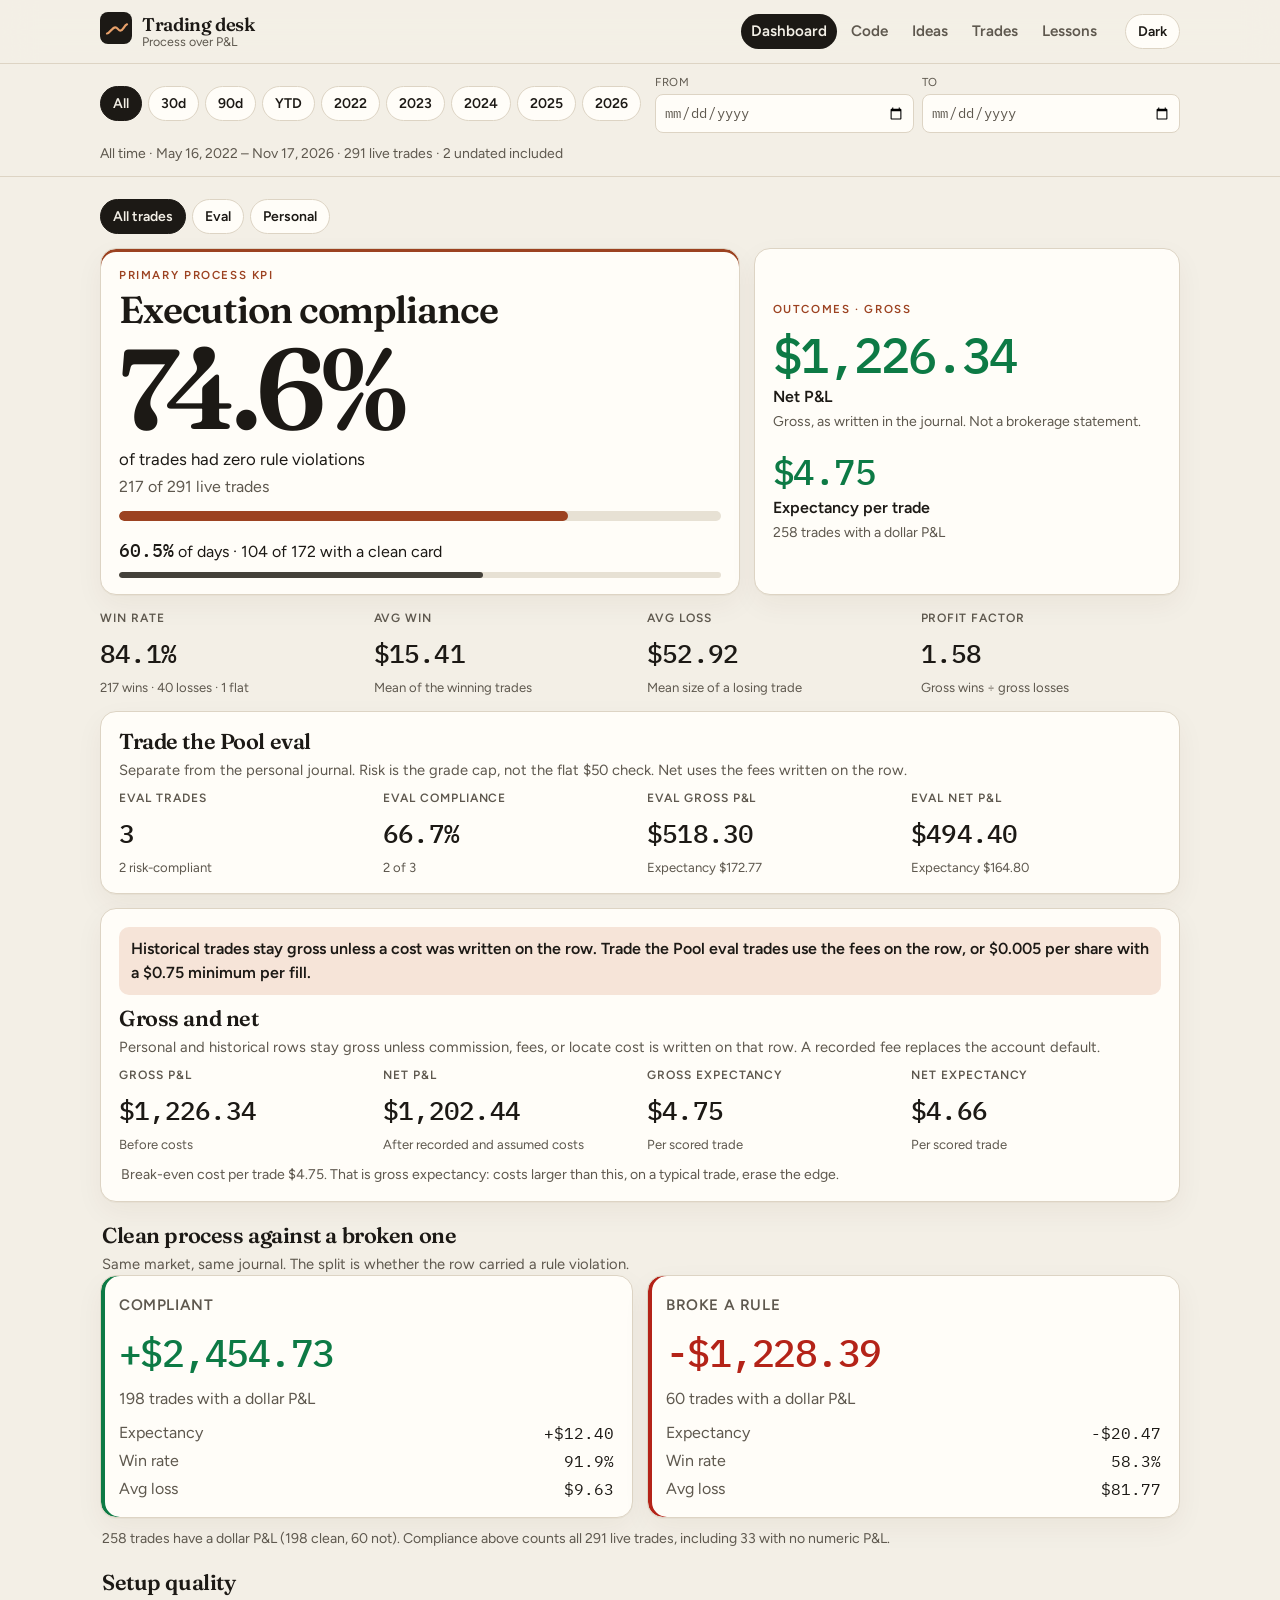
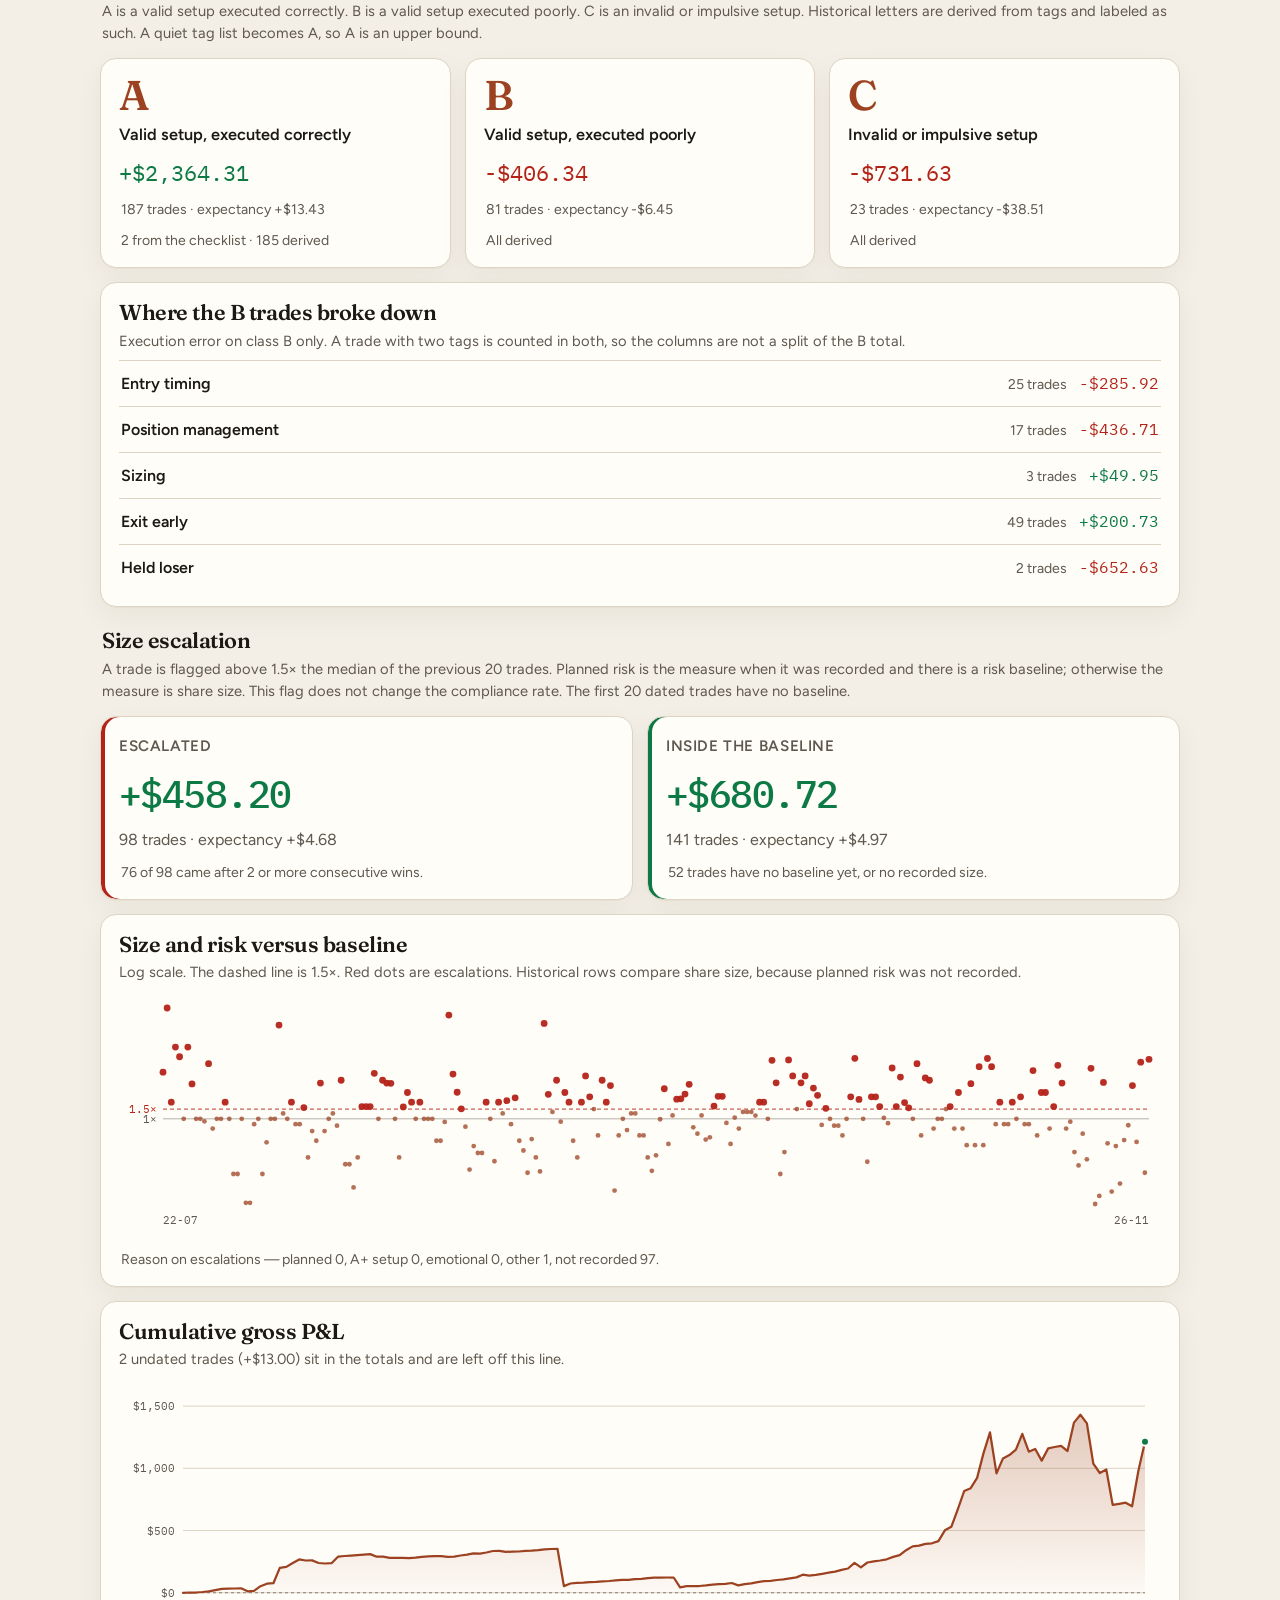
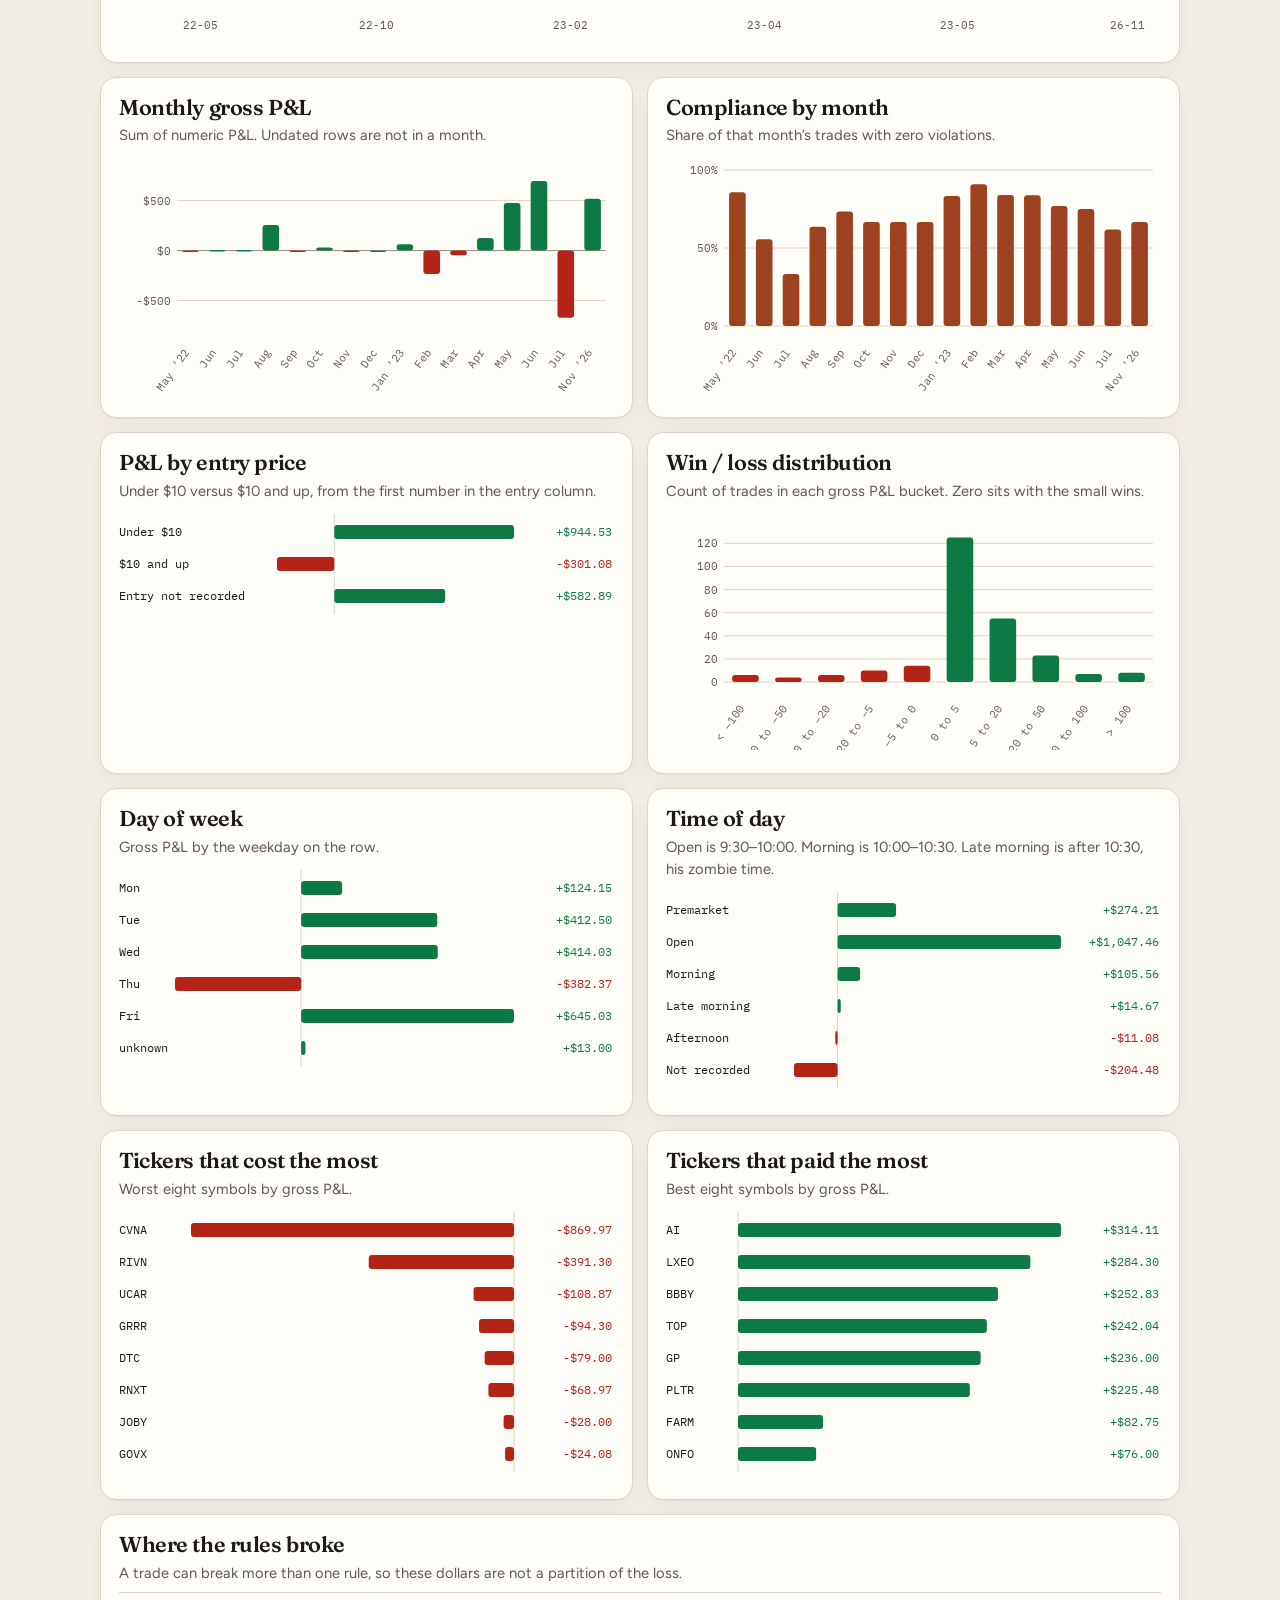
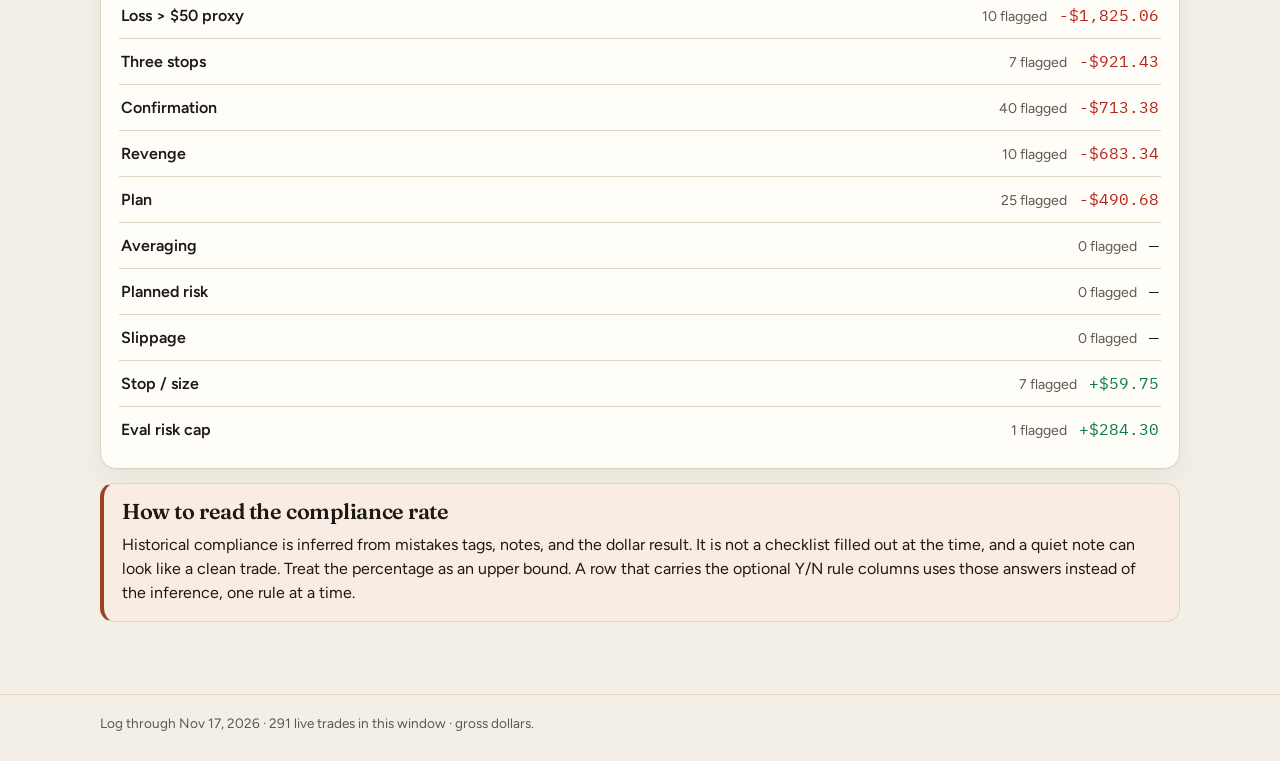
<file: index.html>
<!DOCTYPE html>
<html lang="en">
<head>
  <meta charset="utf-8">
  <meta name="viewport" content="width=device-width, initial-scale=1">
  <meta name="robots" content="noindex, nofollow">
  <meta name="theme-color" content="#f3efe6" media="(prefers-color-scheme: light)">
  <meta name="theme-color" content="#101216" media="(prefers-color-scheme: dark)">
  <title>Dashboard · Trading desk</title>
  <link rel="icon" href="favicon.svg" type="image/svg+xml">
  <link rel="stylesheet" href="css/styles.css">
  <script>
    (function () {
      try {
        var t = localStorage.getItem("td-theme");
        if (t === "light" || t === "dark") document.documentElement.setAttribute("data-theme", t);
      } catch (e) {}
    })();
  </script>
</head>
<body data-page="dashboard">
  <a class="skip" href="#main">Skip to content</a>
  <header class="site-header">
    <div class="header-inner">
      <a class="brand" href="index.html">
        <span class="mark" aria-hidden="true">
          <svg viewBox="0 0 32 32" width="32" height="32">
            <rect width="32" height="32" rx="8" fill="currentColor"/>
            <path d="M7 21.5c3.2-.4 5.2-6.2 8.2-6.2 2.4 0 3.2 3.4 5.2 3.4 2.6 0 3.6-5.2 6.6-6.4" fill="none" stroke="#e7a06a" stroke-width="2.2" stroke-linecap="round"/>
          </svg>
        </span>
        <span class="brand-text">
          <span class="brand-name">Trading desk</span>
          <span class="brand-sub">Process over P&amp;L</span>
        </span>
      </a>
      <nav class="nav" aria-label="Primary">
        <a href="index.html" aria-current="page">Dashboard</a>
        <a href="rules.html">Code</a>
        <a href="ideas.html">Ideas</a>
        <a href="trades.html">Trades</a>
        <a href="lessons.html">Lessons</a>
      </nav>
      <button type="button" class="theme-btn" id="theme-btn">Theme</button>
    </div>
  </header>
  <div class="rangebar" id="rangebar">
    <div class="range-inner">
      <div class="presets" id="presets" role="group" aria-label="Date range"></div>
      <div class="dates">
        <label>From <input type="date" id="date-from"></label>
        <label>To <input type="date" id="date-to"></label>
      </div>
      <p class="range-readout" id="range-readout">Reading the trade log…</p>
    </div>
  </div>
  <main id="main" class="wrap">
    <p class="loading">Reading the trade log…</p>
    <noscript><p>This dashboard computes in the browser and needs JavaScript.</p></noscript>
  </main>
  <footer class="site-footer">
    <div class="wrap footer-inner">
      <p>Gross dollars, as written in the journal. Not a brokerage statement.</p>
    </div>
  </footer>
  <script type="module" src="js/dashboard.js"></script>
</body>
</html>
</file>
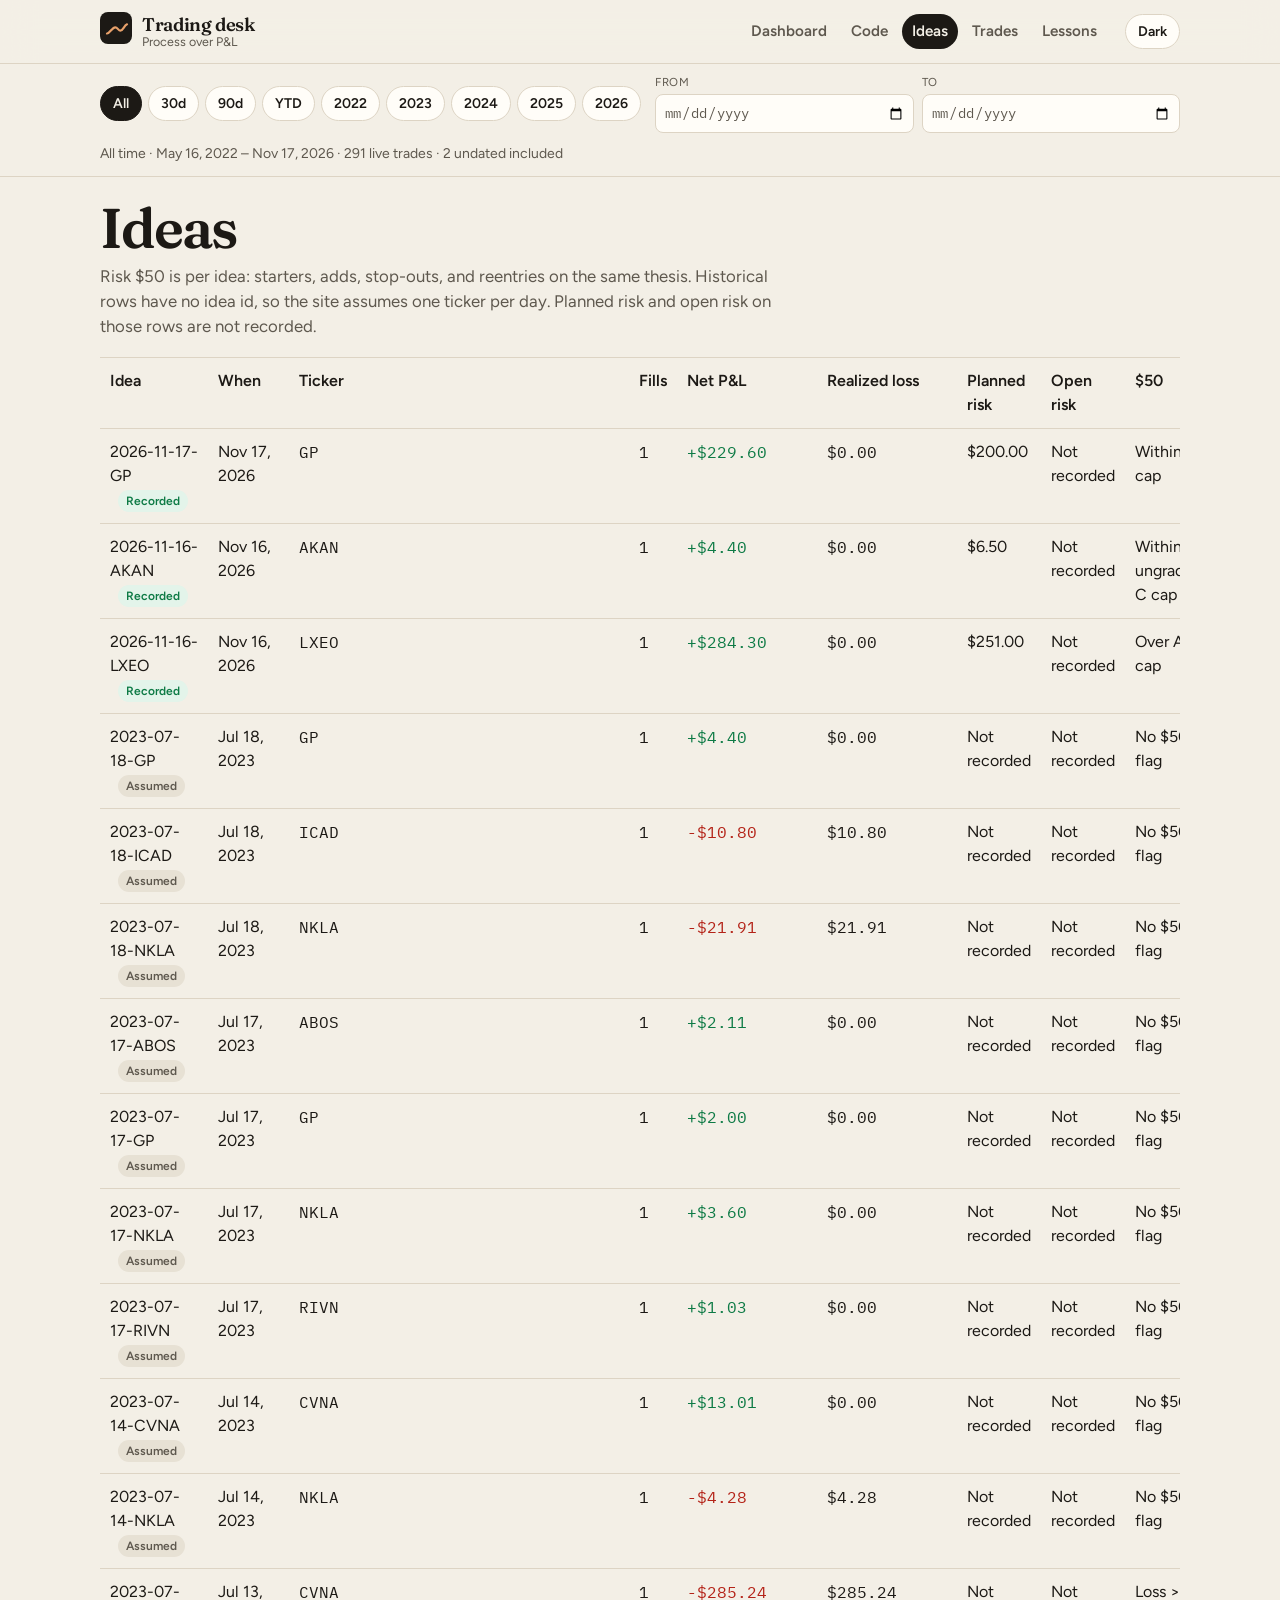
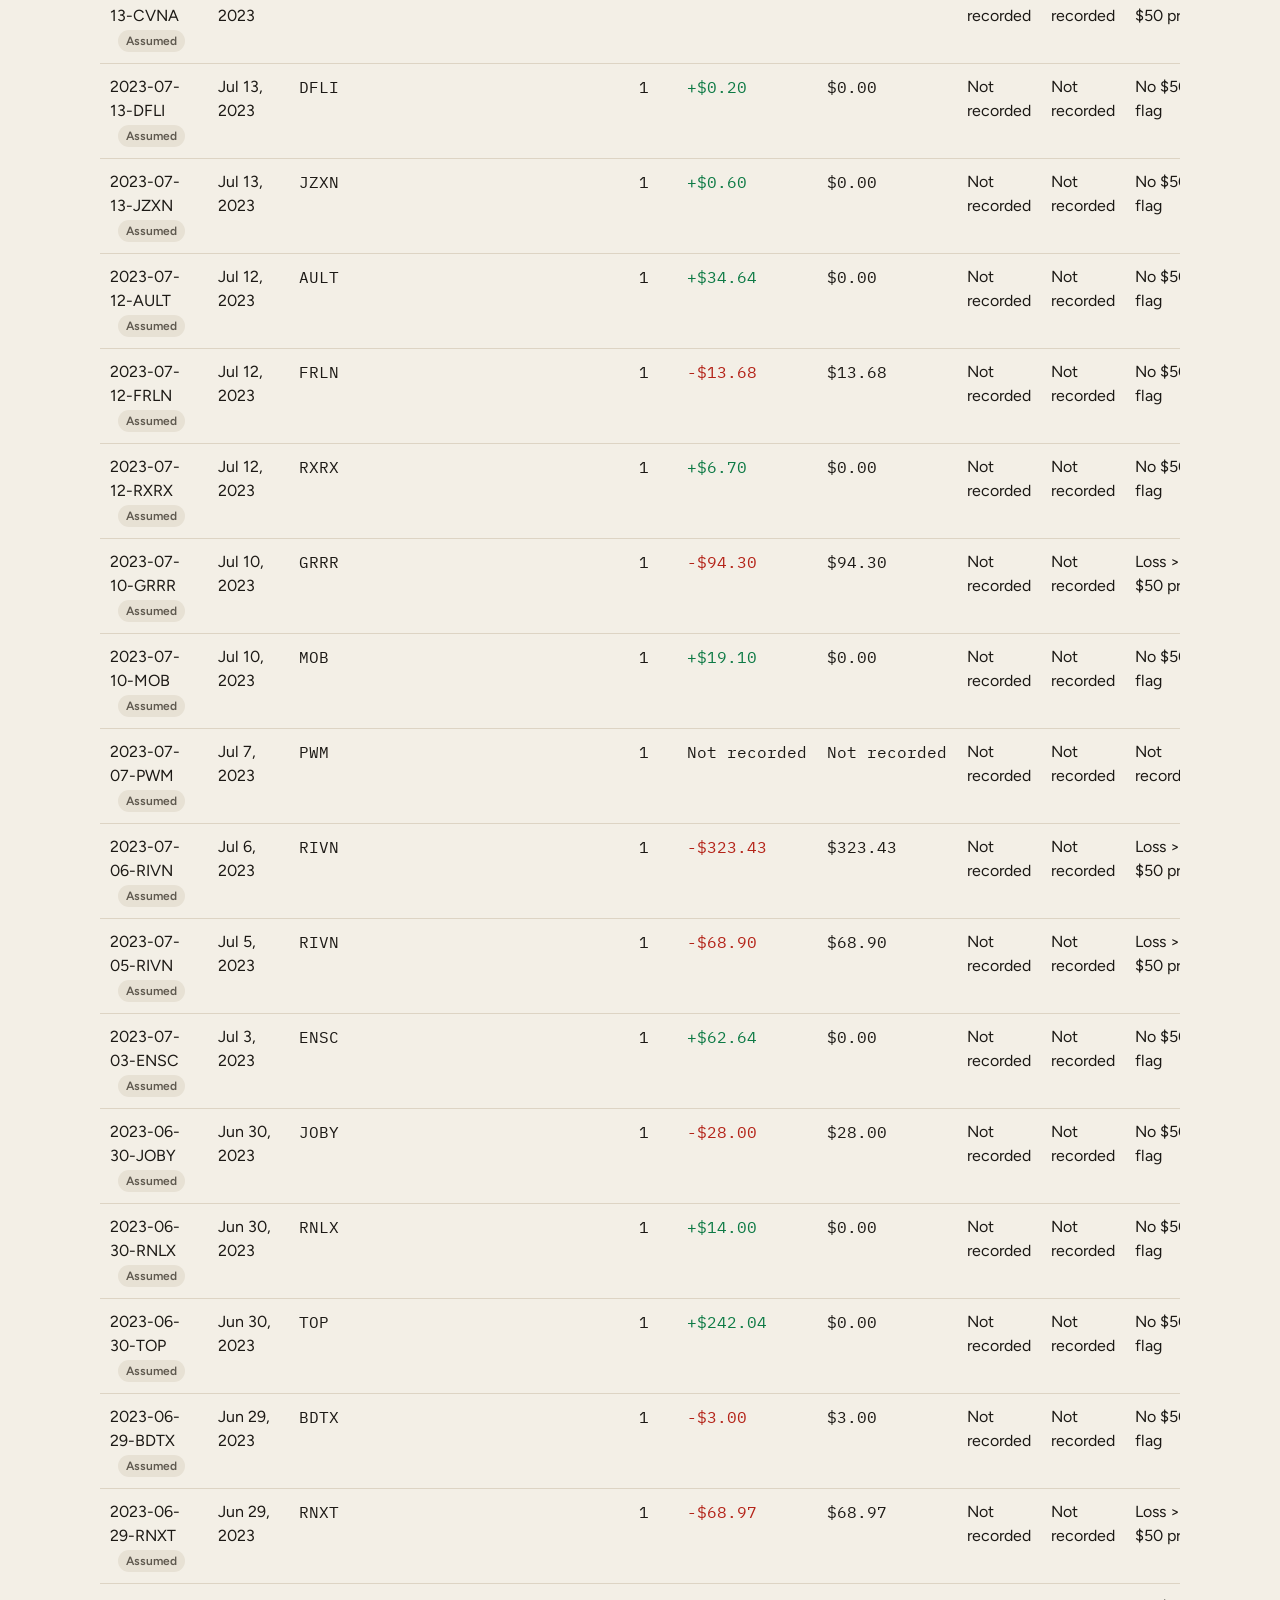
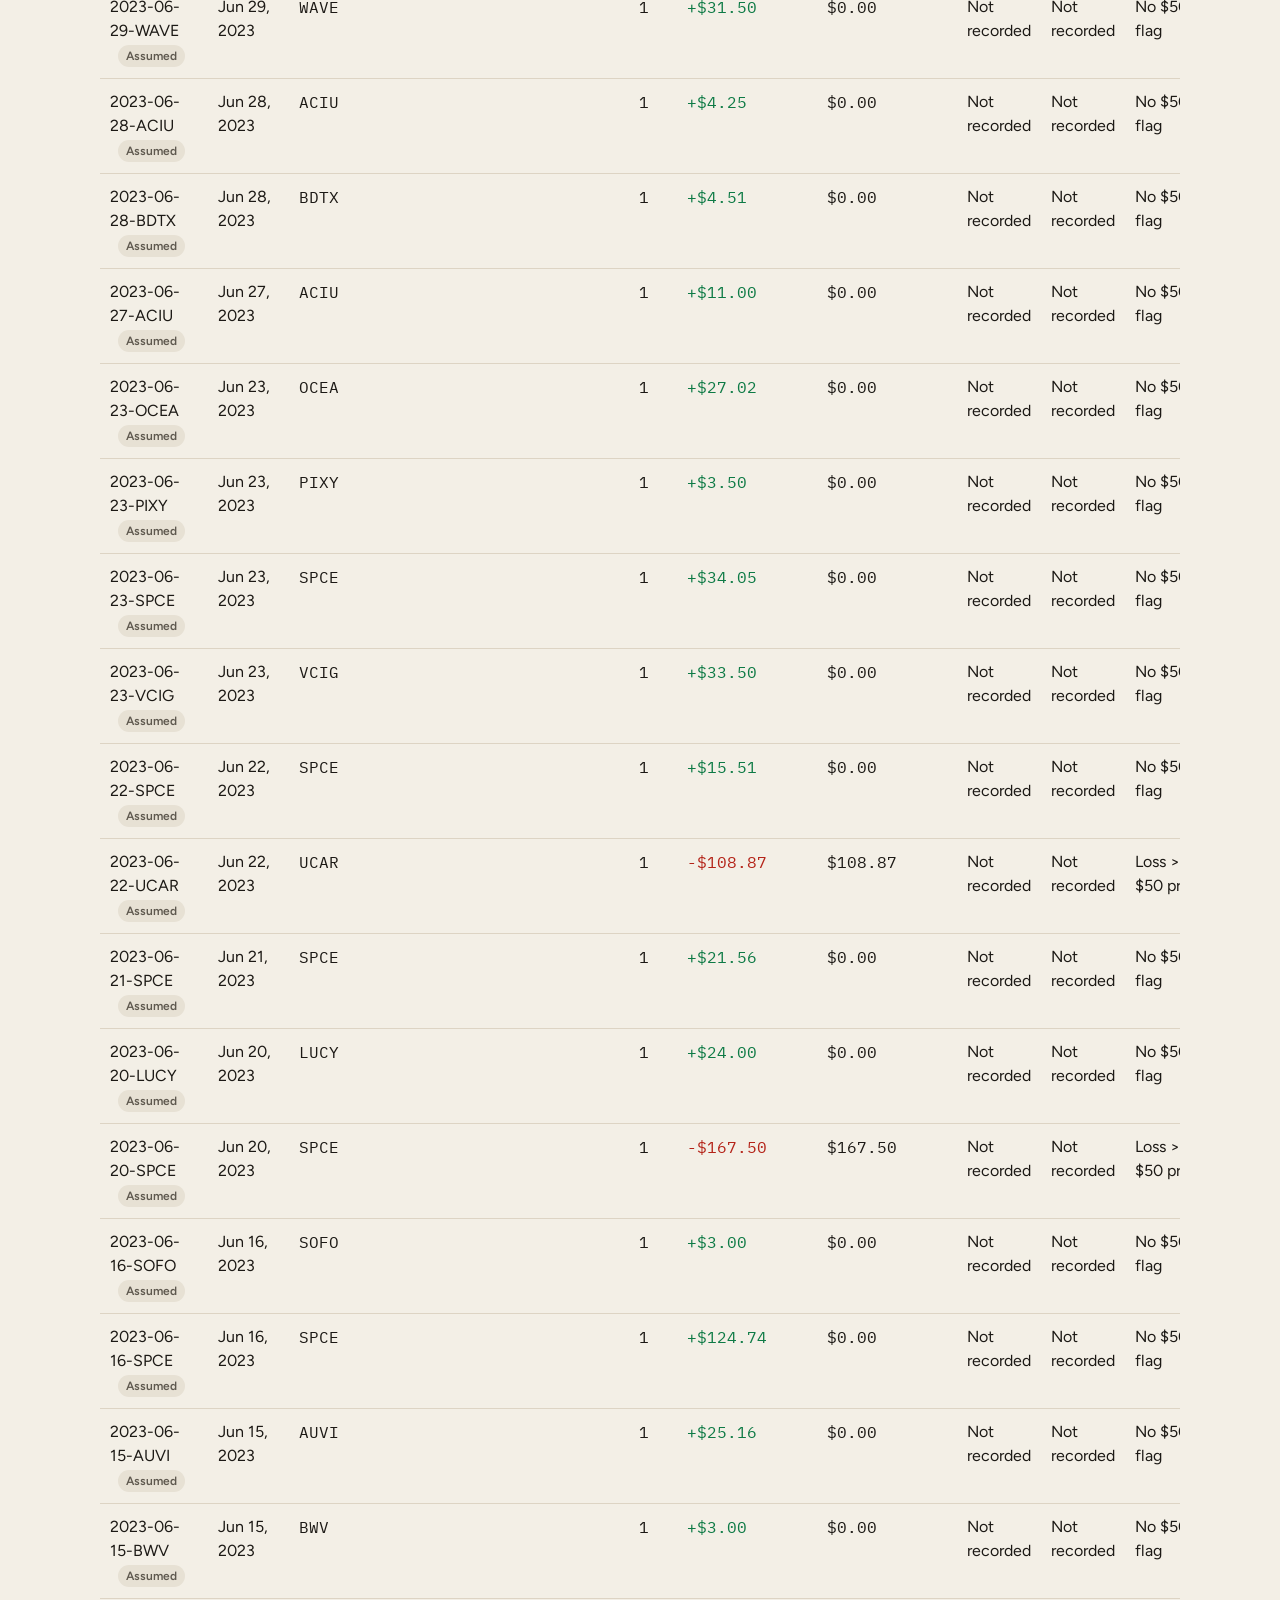
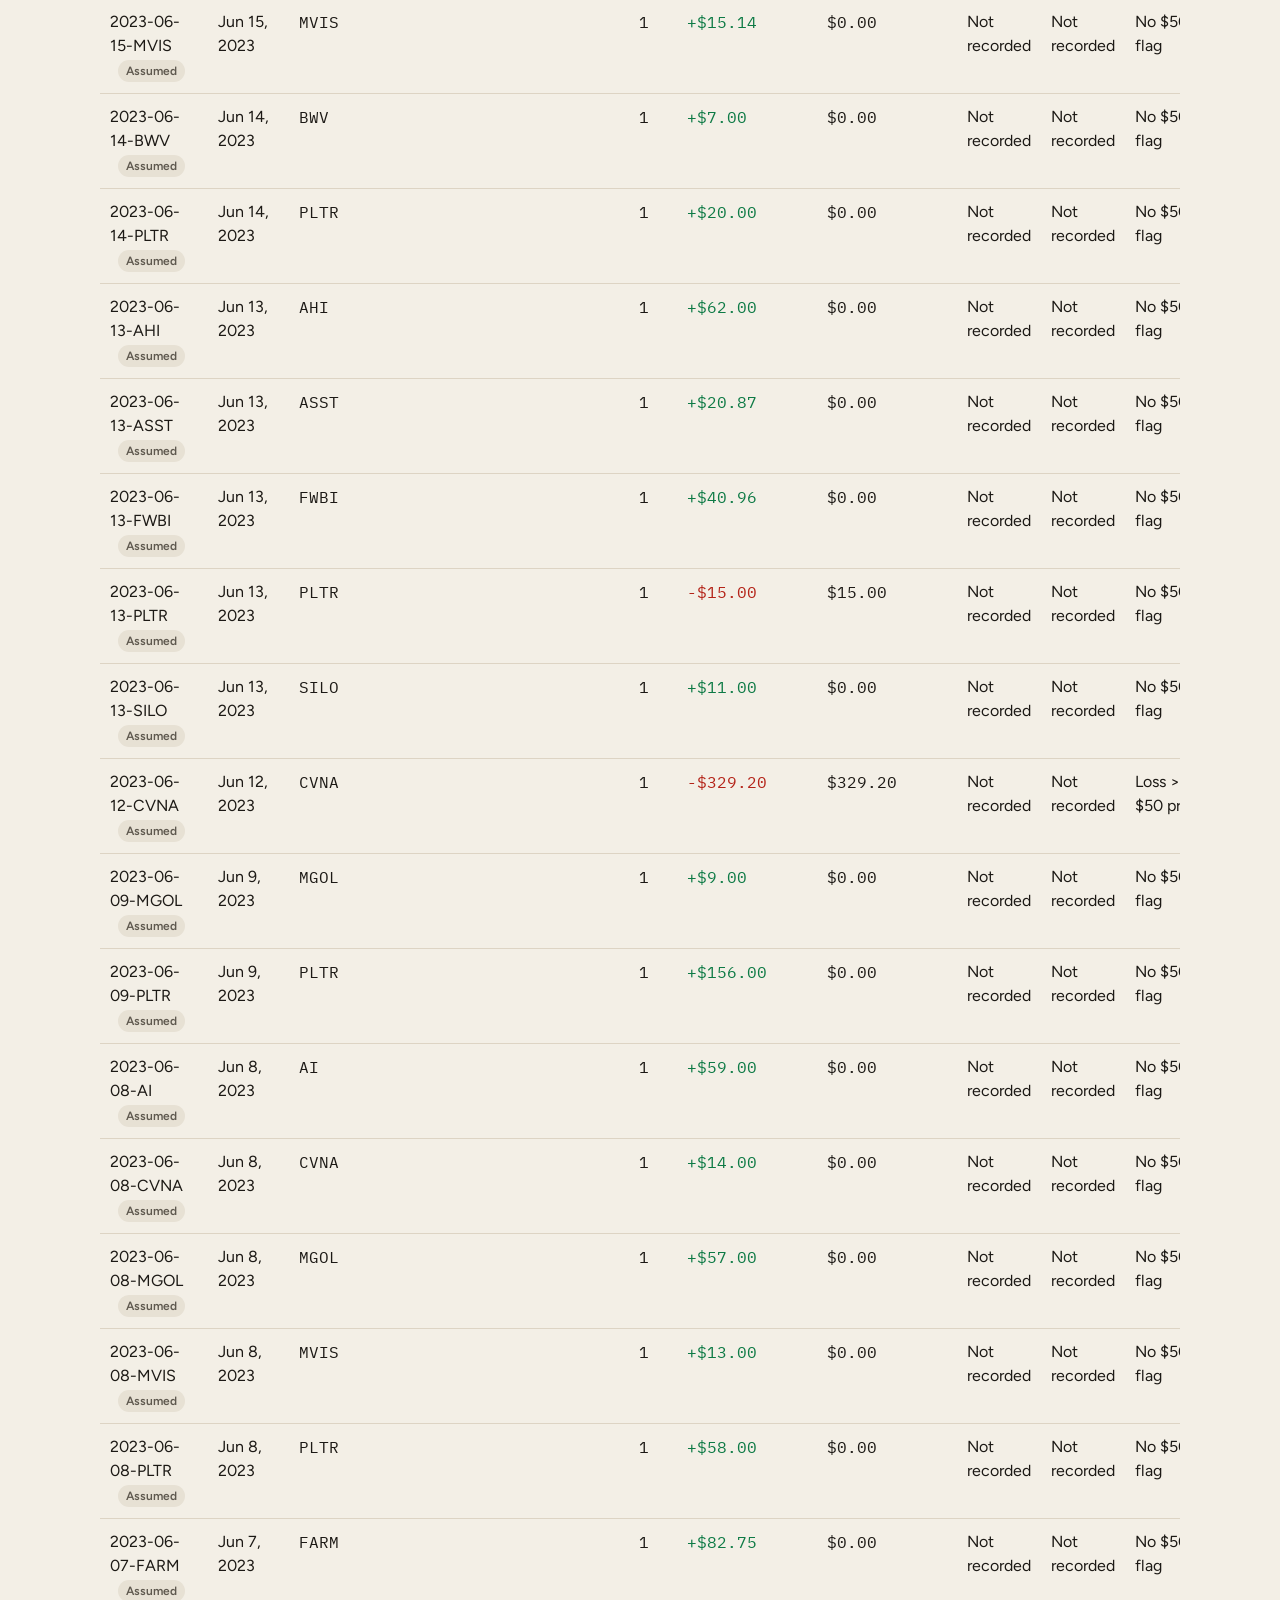
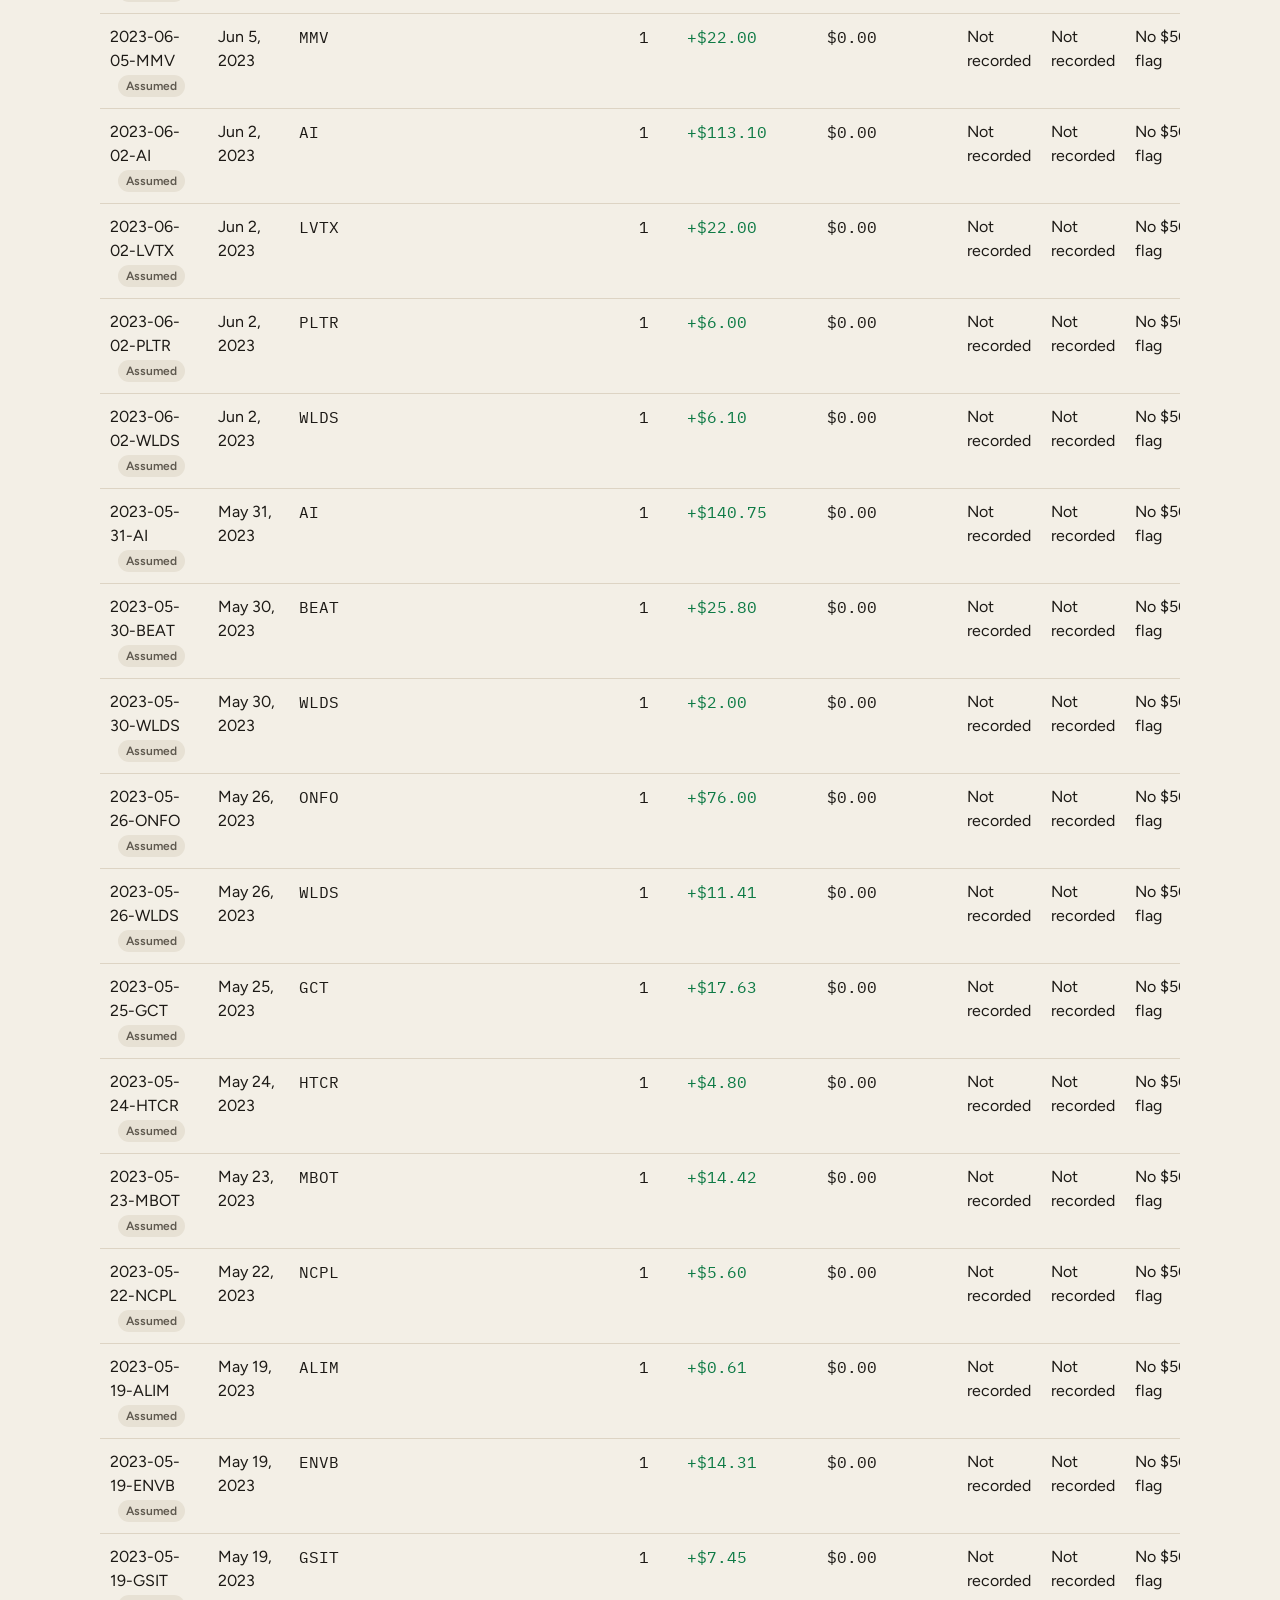
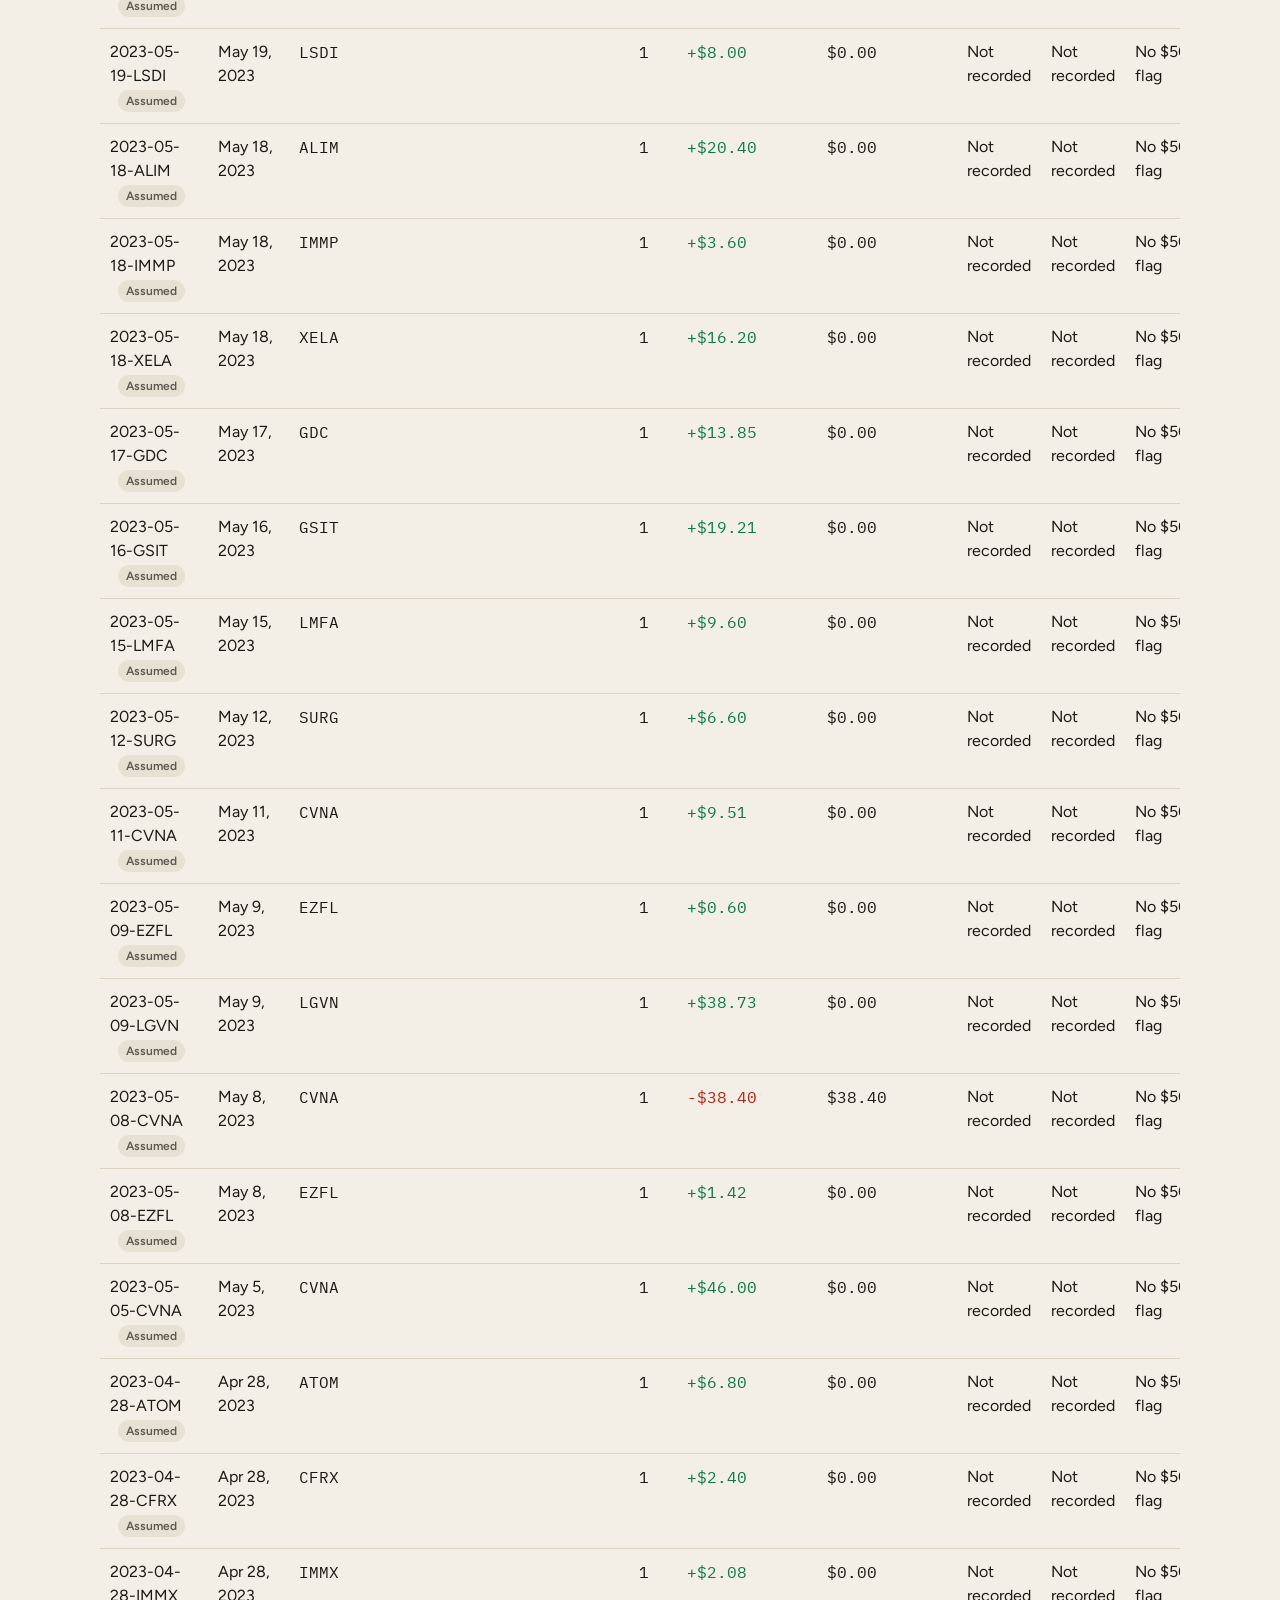
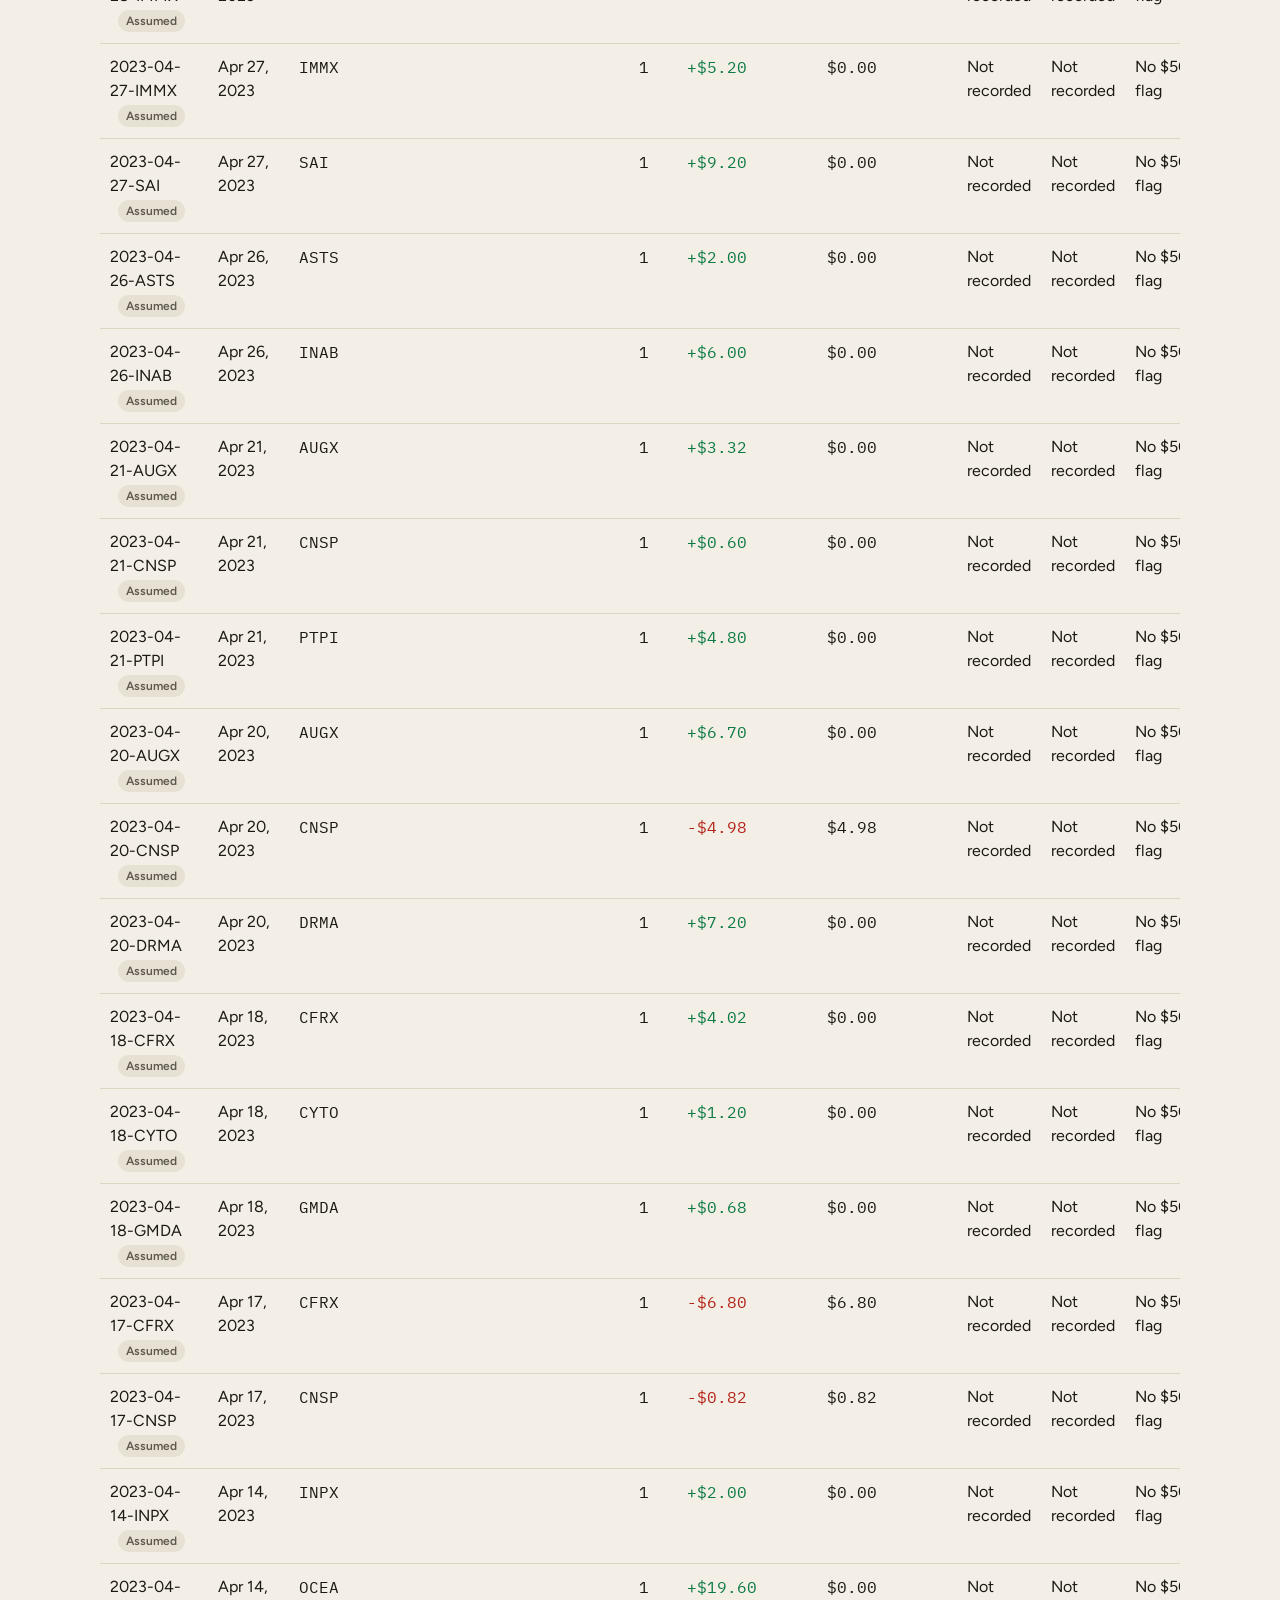
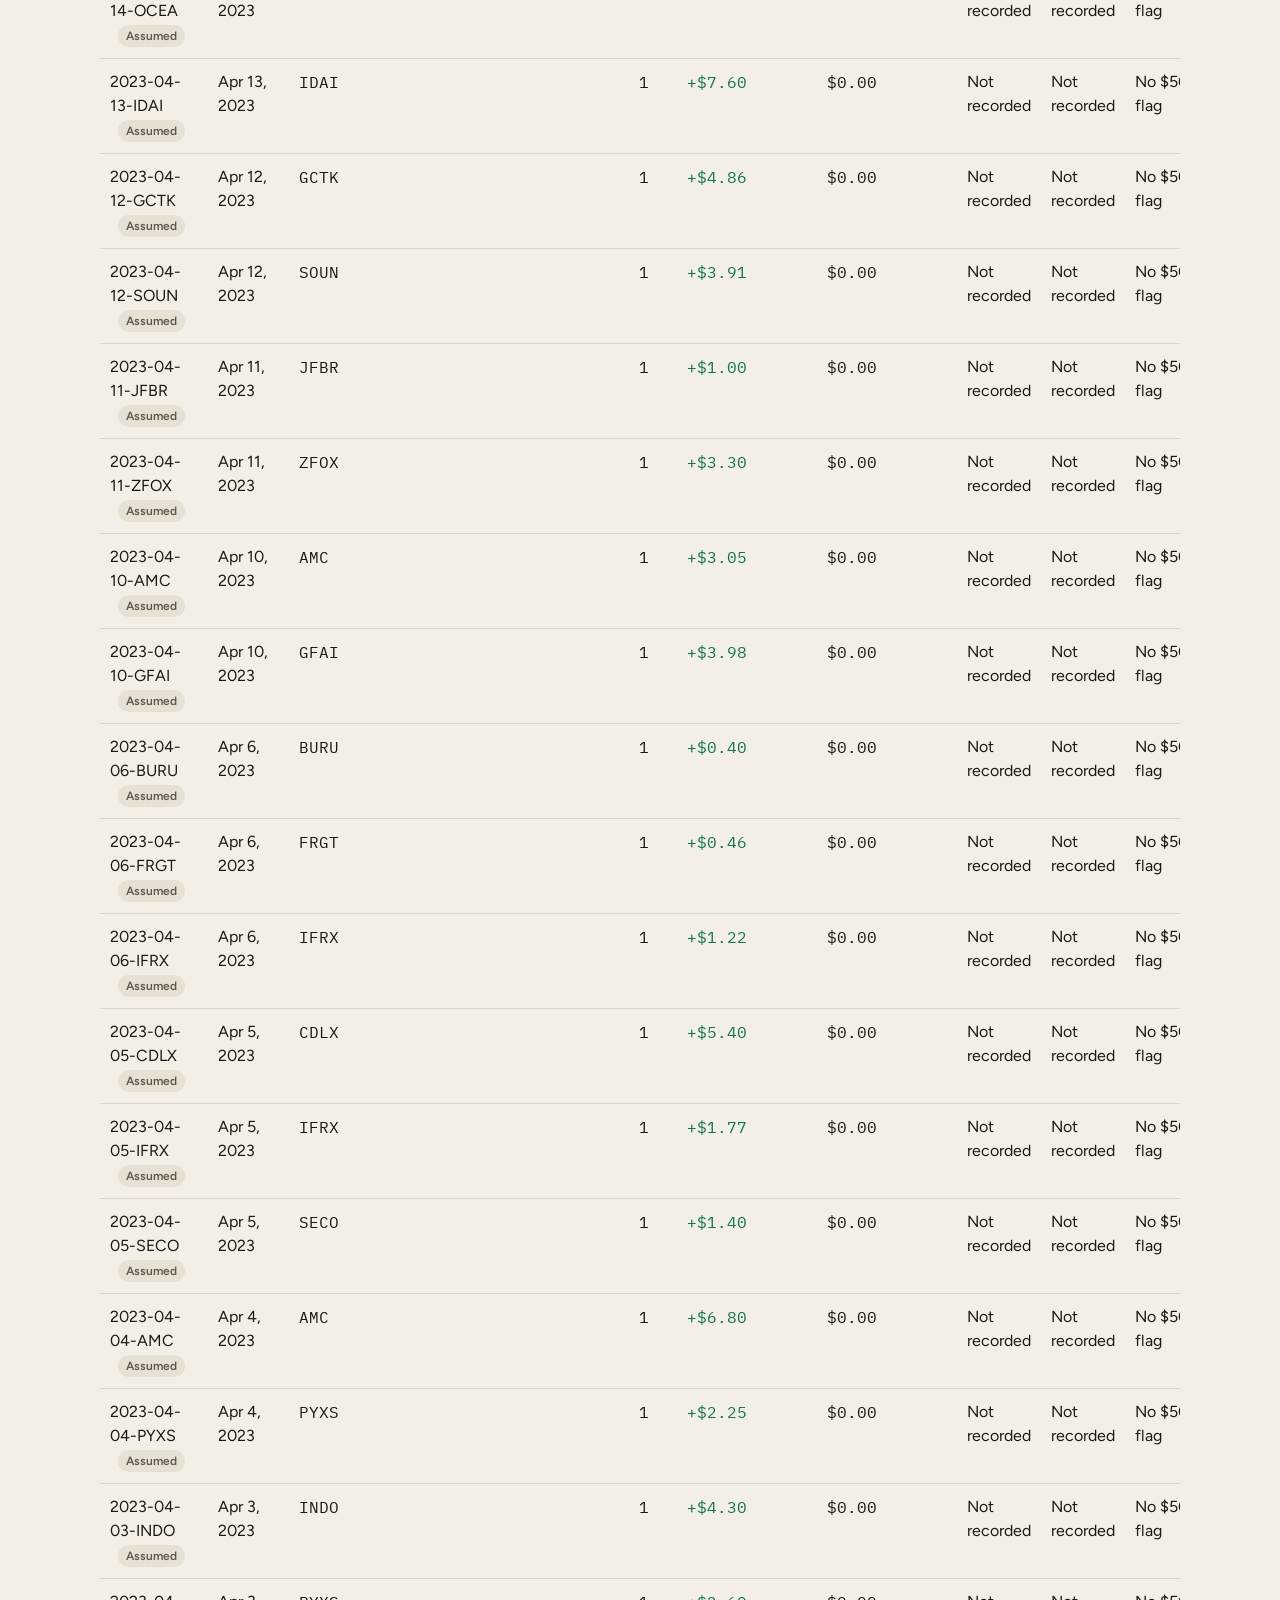
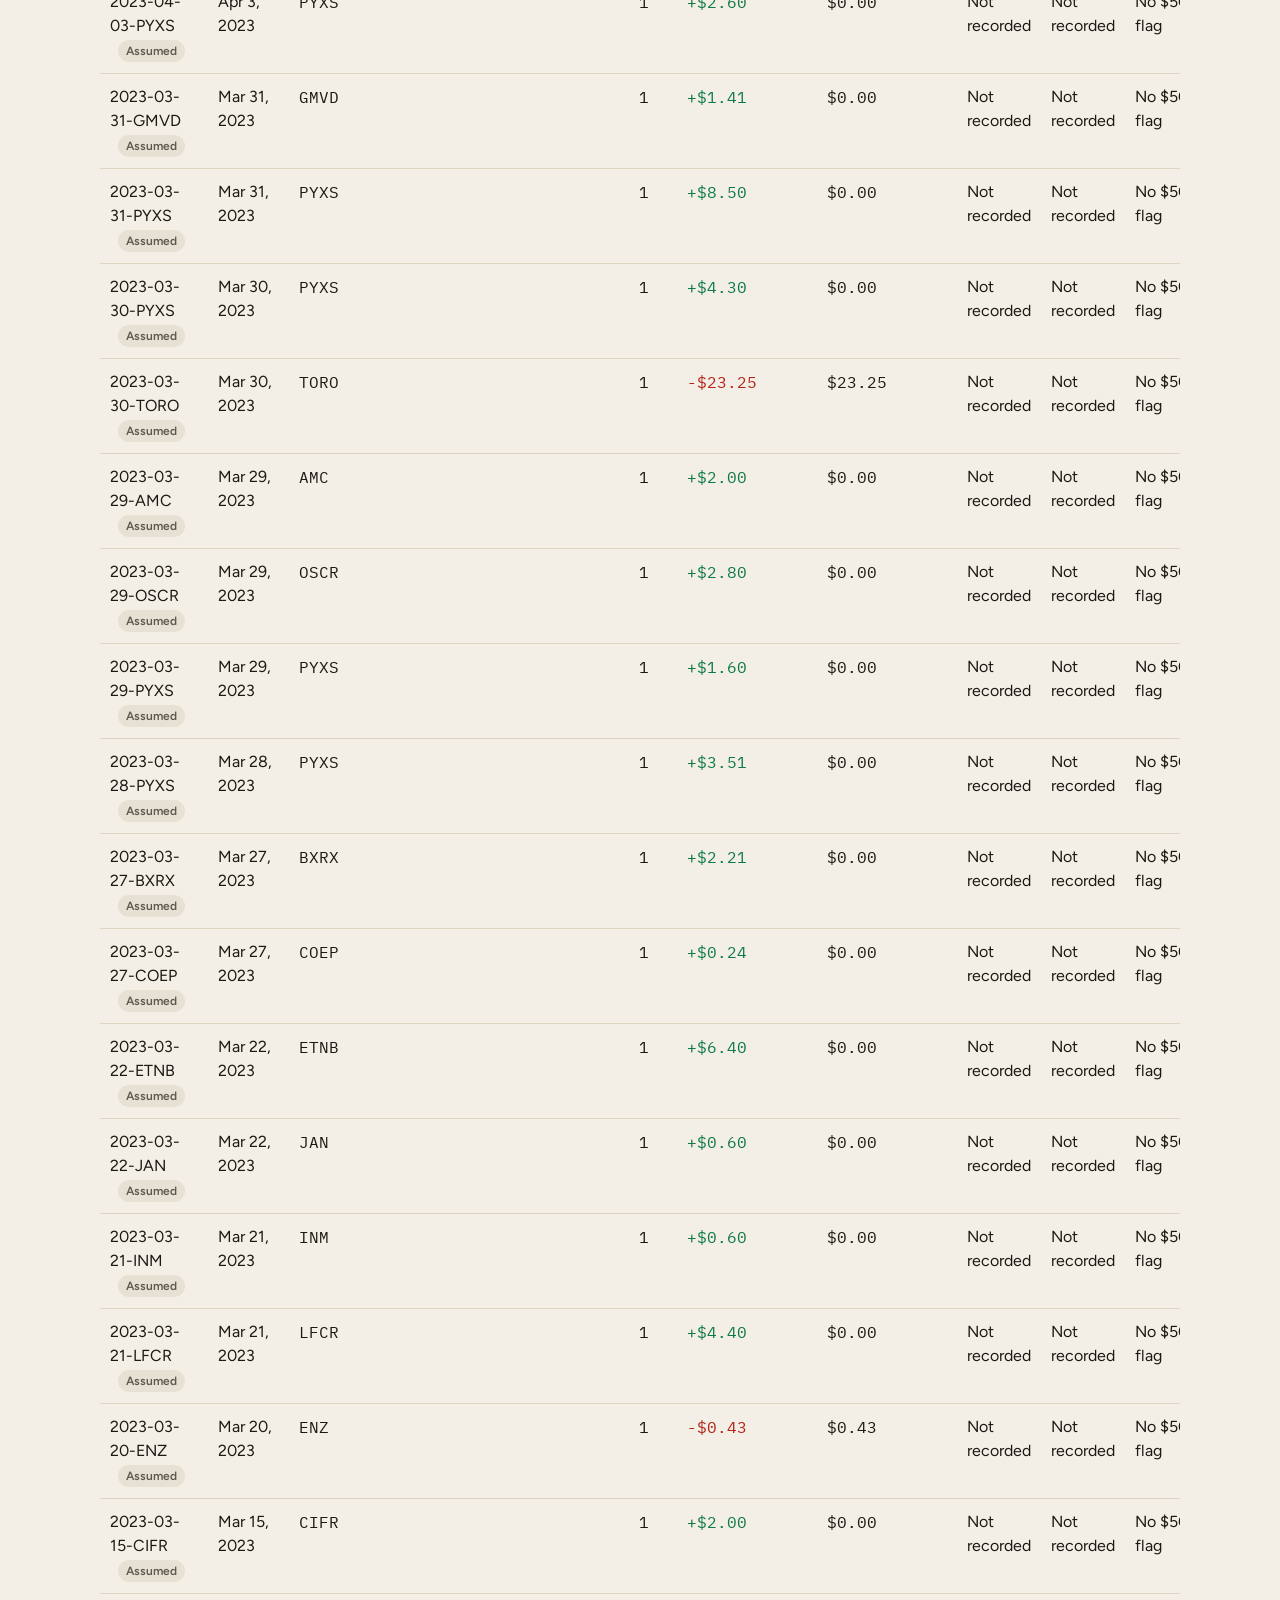
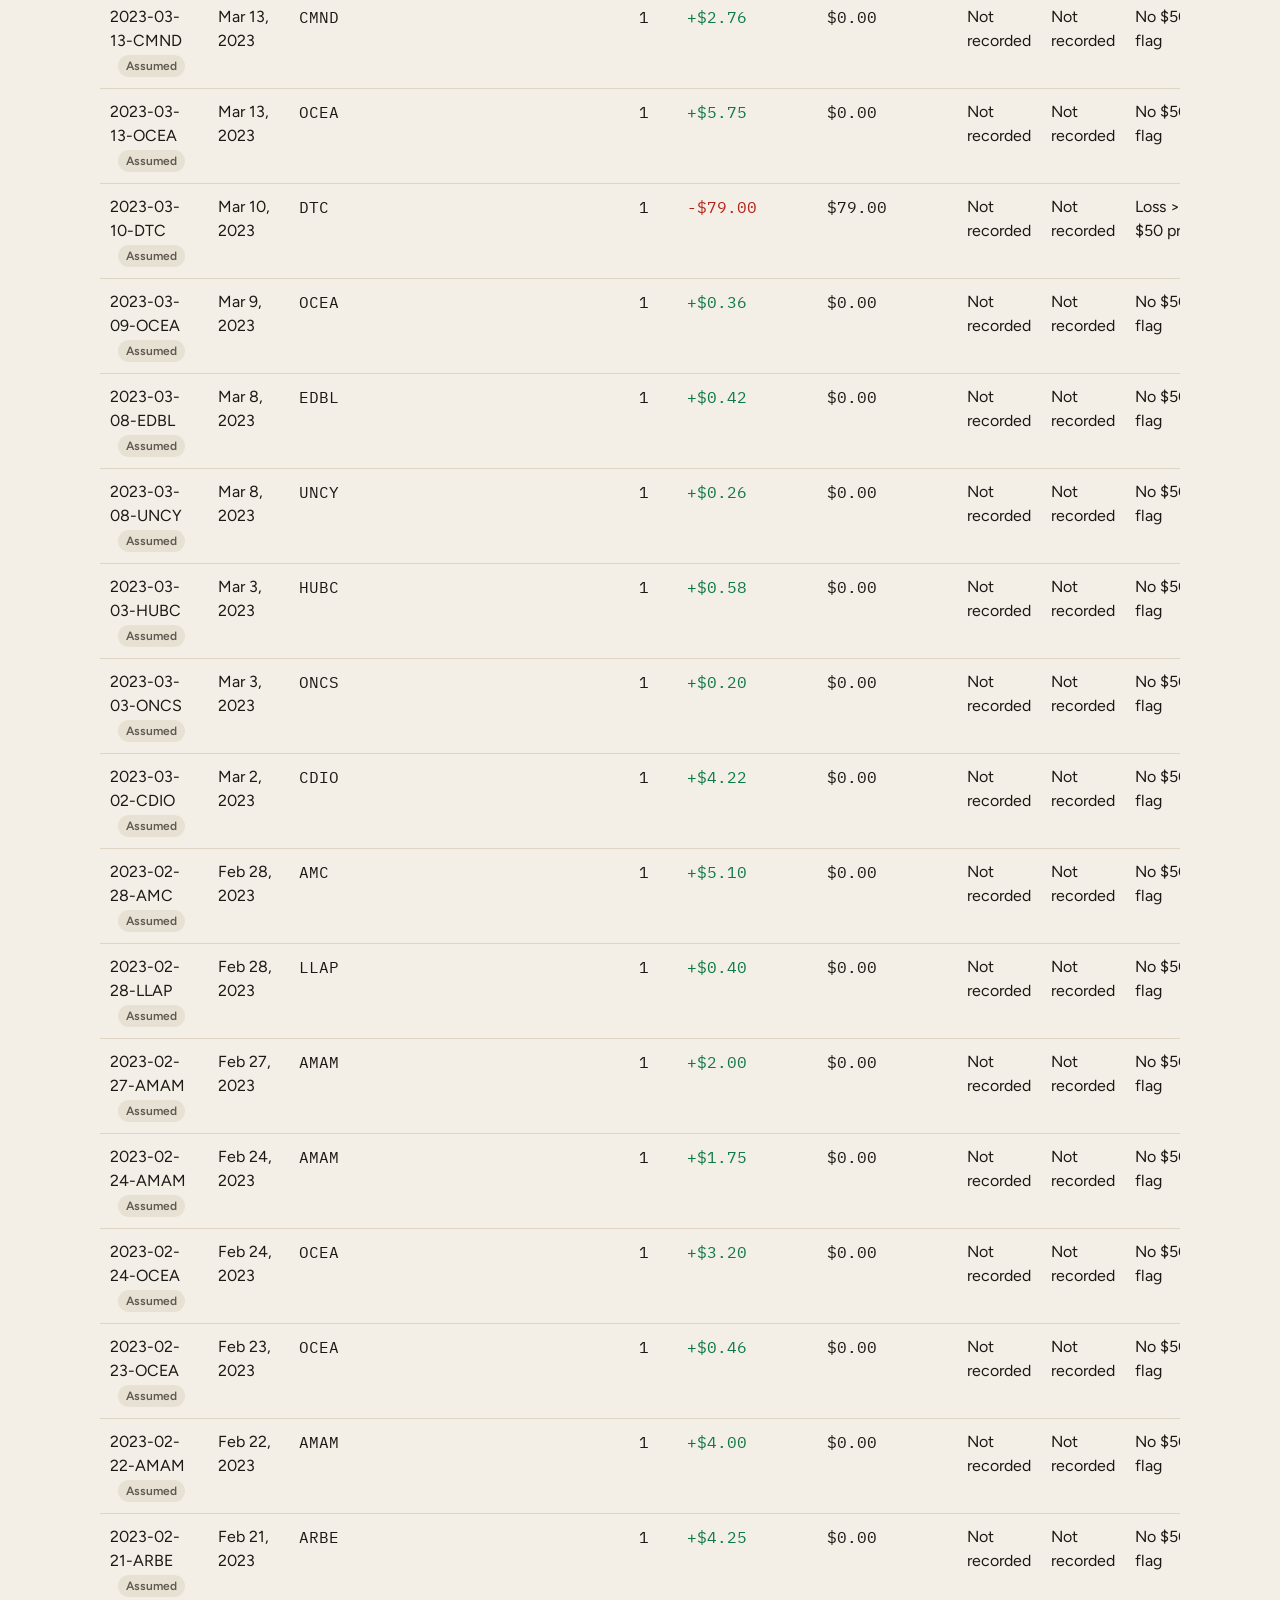
<file: ideas.html>
<!DOCTYPE html>
<html lang="en">
<head>
  <meta charset="utf-8">
  <meta name="viewport" content="width=device-width, initial-scale=1">
  <meta name="robots" content="noindex, nofollow">
  <meta name="theme-color" content="#f3efe6" media="(prefers-color-scheme: light)">
  <meta name="theme-color" content="#101216" media="(prefers-color-scheme: dark)">
  <title>Ideas · Trading desk</title>
  <link rel="icon" href="favicon.svg" type="image/svg+xml">
  <link rel="stylesheet" href="css/styles.css">
  <script>
    (function () {
      try {
        var t = localStorage.getItem("td-theme");
        if (t === "light" || t === "dark") document.documentElement.setAttribute("data-theme", t);
      } catch (e) {}
    })();
  </script>
</head>
<body data-page="ideas">
  <a class="skip" href="#main">Skip to content</a>
  <header class="site-header">
    <div class="header-inner">
      <a class="brand" href="index.html">
        <span class="mark" aria-hidden="true">
          <svg viewBox="0 0 32 32" width="32" height="32">
            <rect width="32" height="32" rx="8" fill="currentColor"/>
            <path d="M7 21.5c3.2-.4 5.2-6.2 8.2-6.2 2.4 0 3.2 3.4 5.2 3.4 2.6 0 3.6-5.2 6.6-6.4" fill="none" stroke="#e7a06a" stroke-width="2.2" stroke-linecap="round"/>
          </svg>
        </span>
        <span class="brand-text">
          <span class="brand-name">Trading desk</span>
          <span class="brand-sub">Process over P&amp;L</span>
        </span>
      </a>
      <nav class="nav" aria-label="Primary">
        <a href="index.html">Dashboard</a>
        <a href="rules.html">Code</a>
        <a href="ideas.html" aria-current="page">Ideas</a>
        <a href="trades.html">Trades</a>
        <a href="lessons.html">Lessons</a>
      </nav>
      <button type="button" class="theme-btn" id="theme-btn">Theme</button>
    </div>
  </header>
  <div class="rangebar" id="rangebar">
    <div class="range-inner">
      <div class="presets" id="presets" role="group" aria-label="Date range"></div>
      <div class="dates">
        <label>From <input type="date" id="date-from"></label>
        <label>To <input type="date" id="date-to"></label>
      </div>
      <p class="range-readout" id="range-readout">Reading the trade log…</p>
    </div>
  </div>
  <main id="main" class="wrap">
    <p class="loading">Reading the trade log…</p>
  </main>
  <footer class="site-footer">
    <div class="wrap footer-inner">
      <p>Gross dollars, as written in the journal. Not a brokerage statement.</p>
    </div>
  </footer>
  <script type="module" src="js/ideas.js"></script>
</body>
</html>
</file>
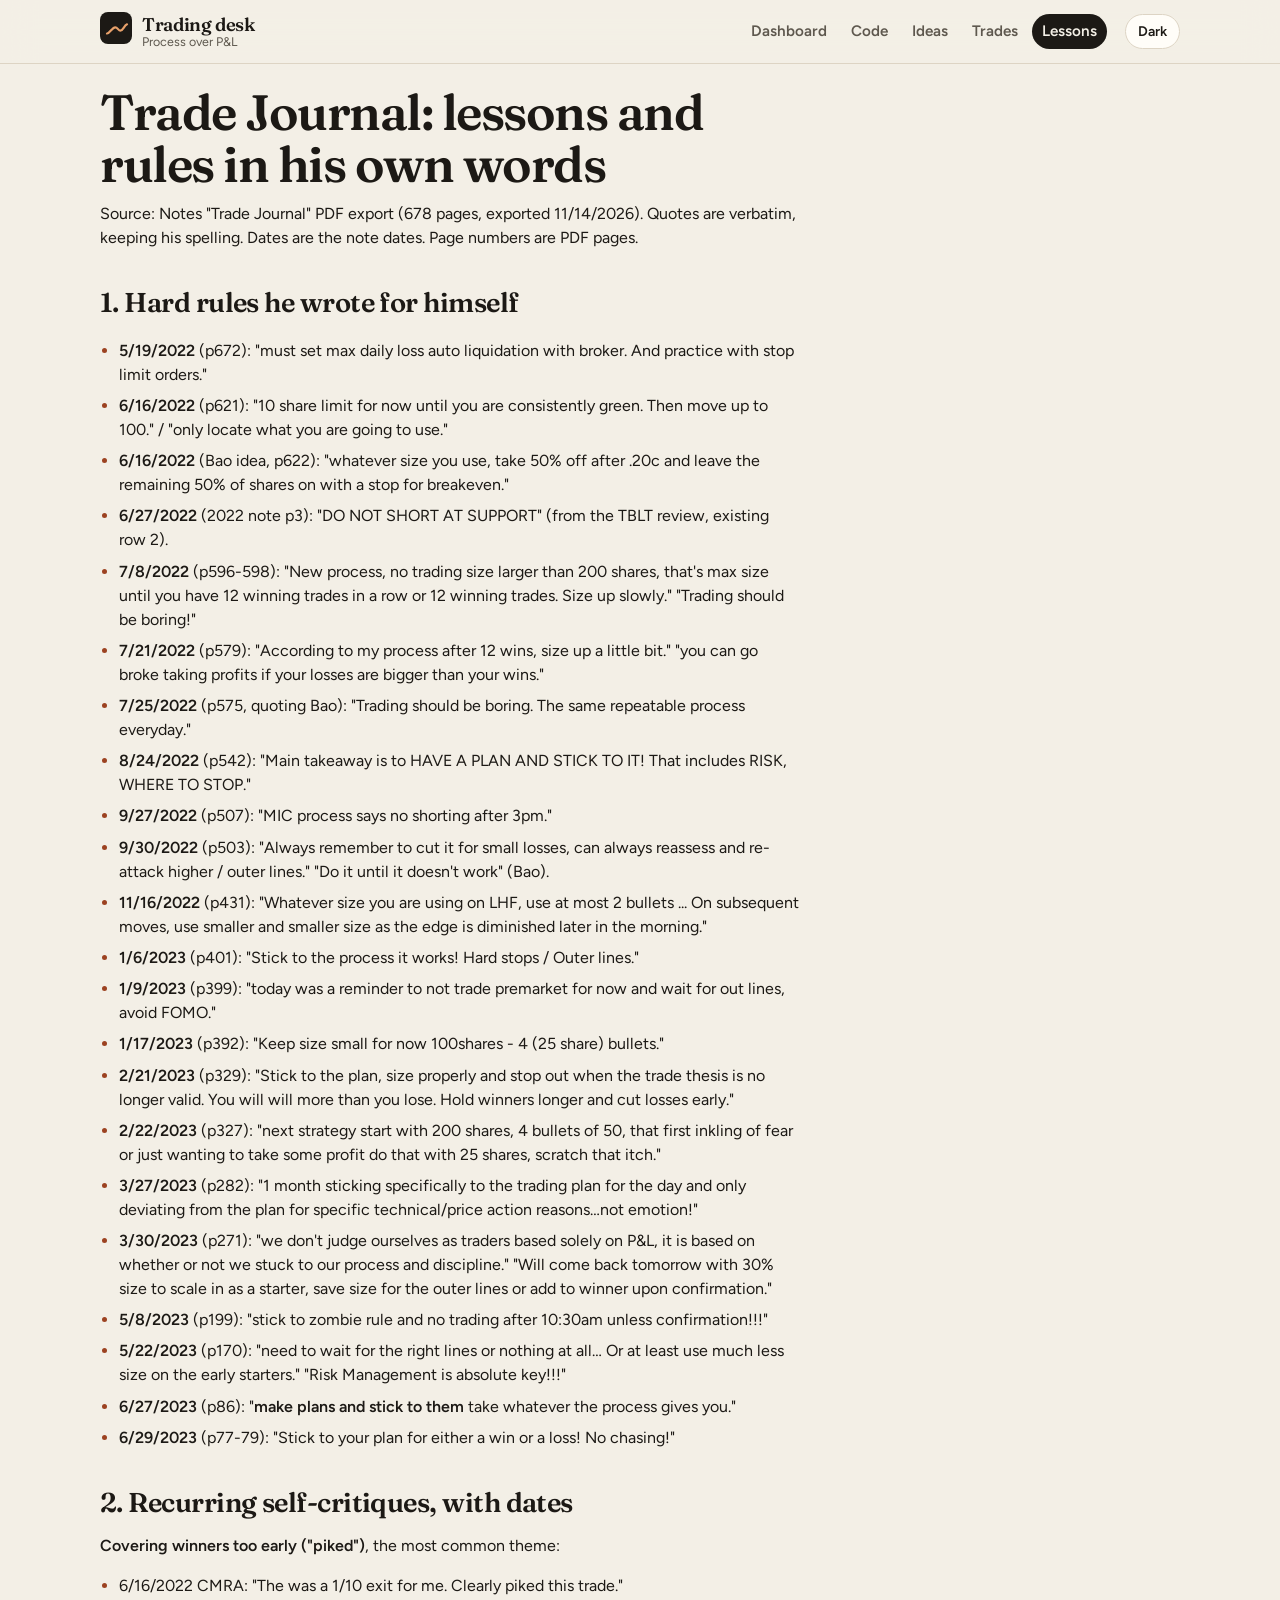
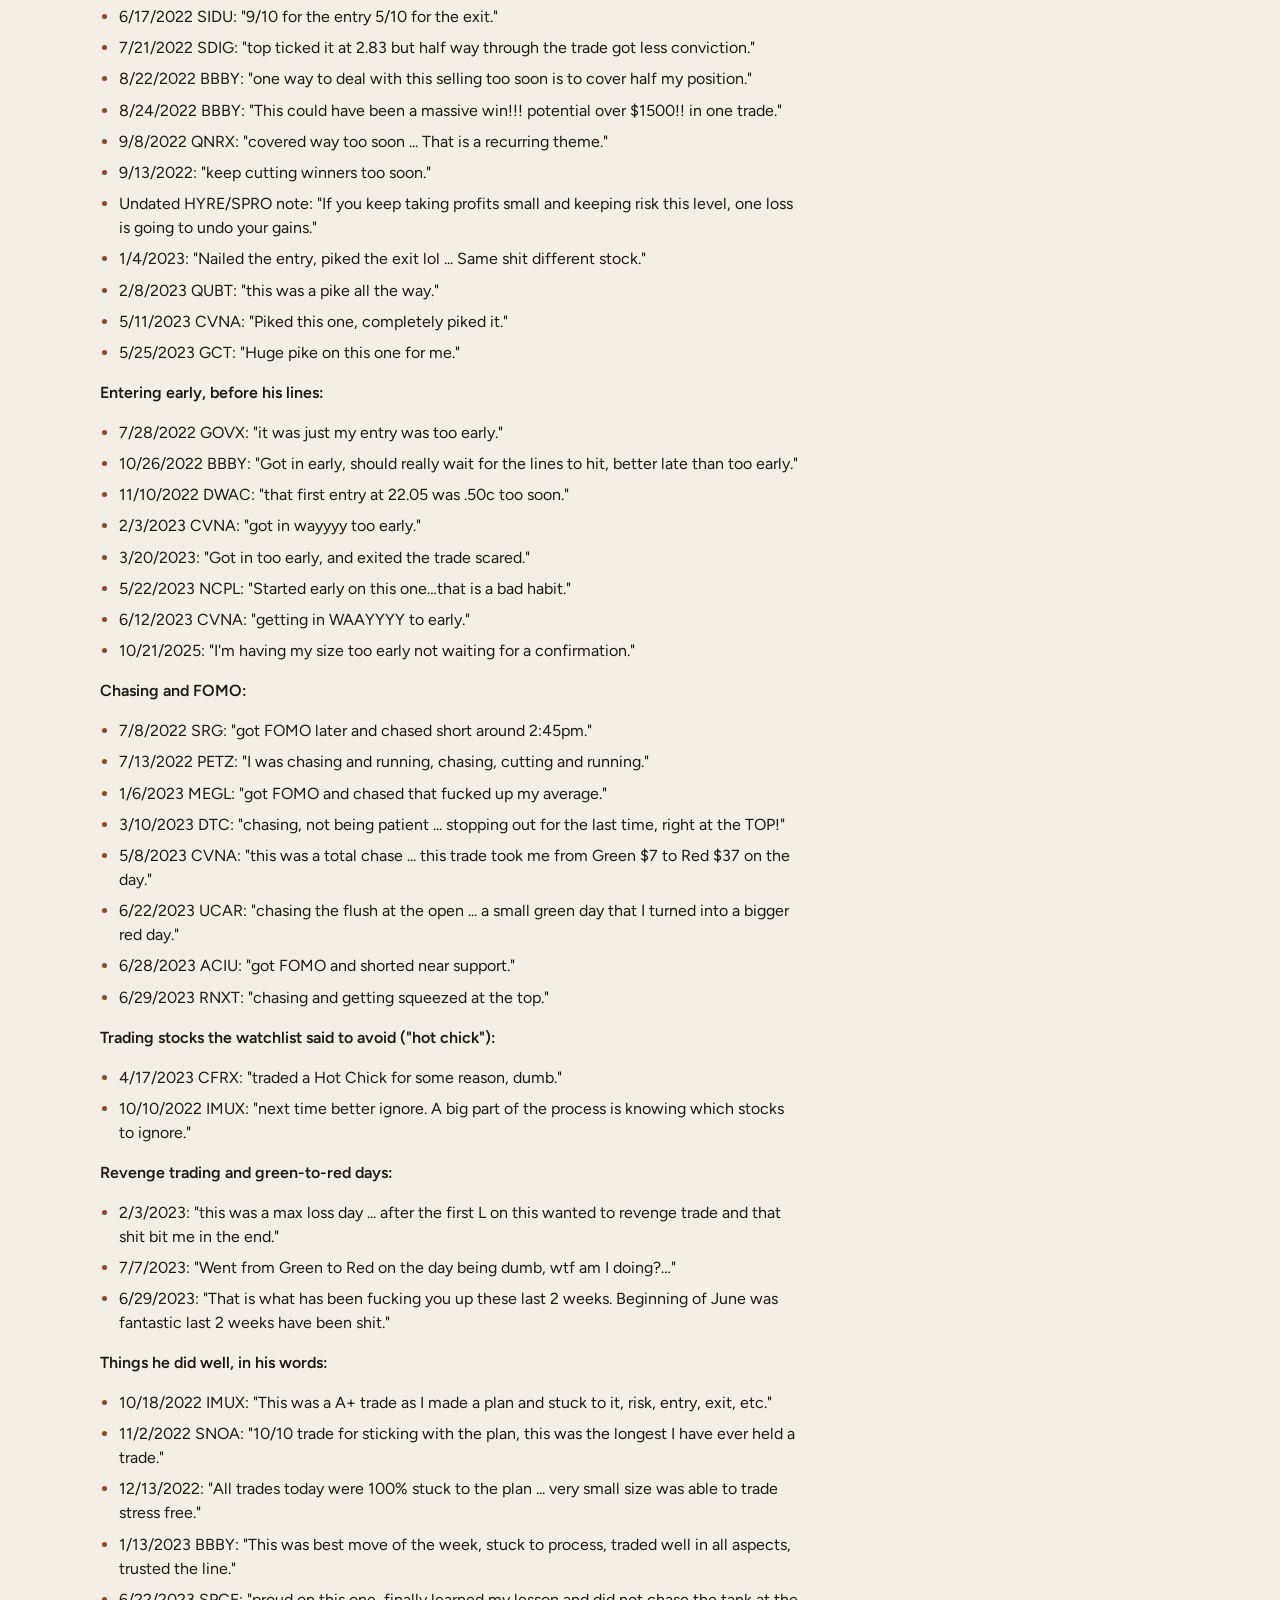
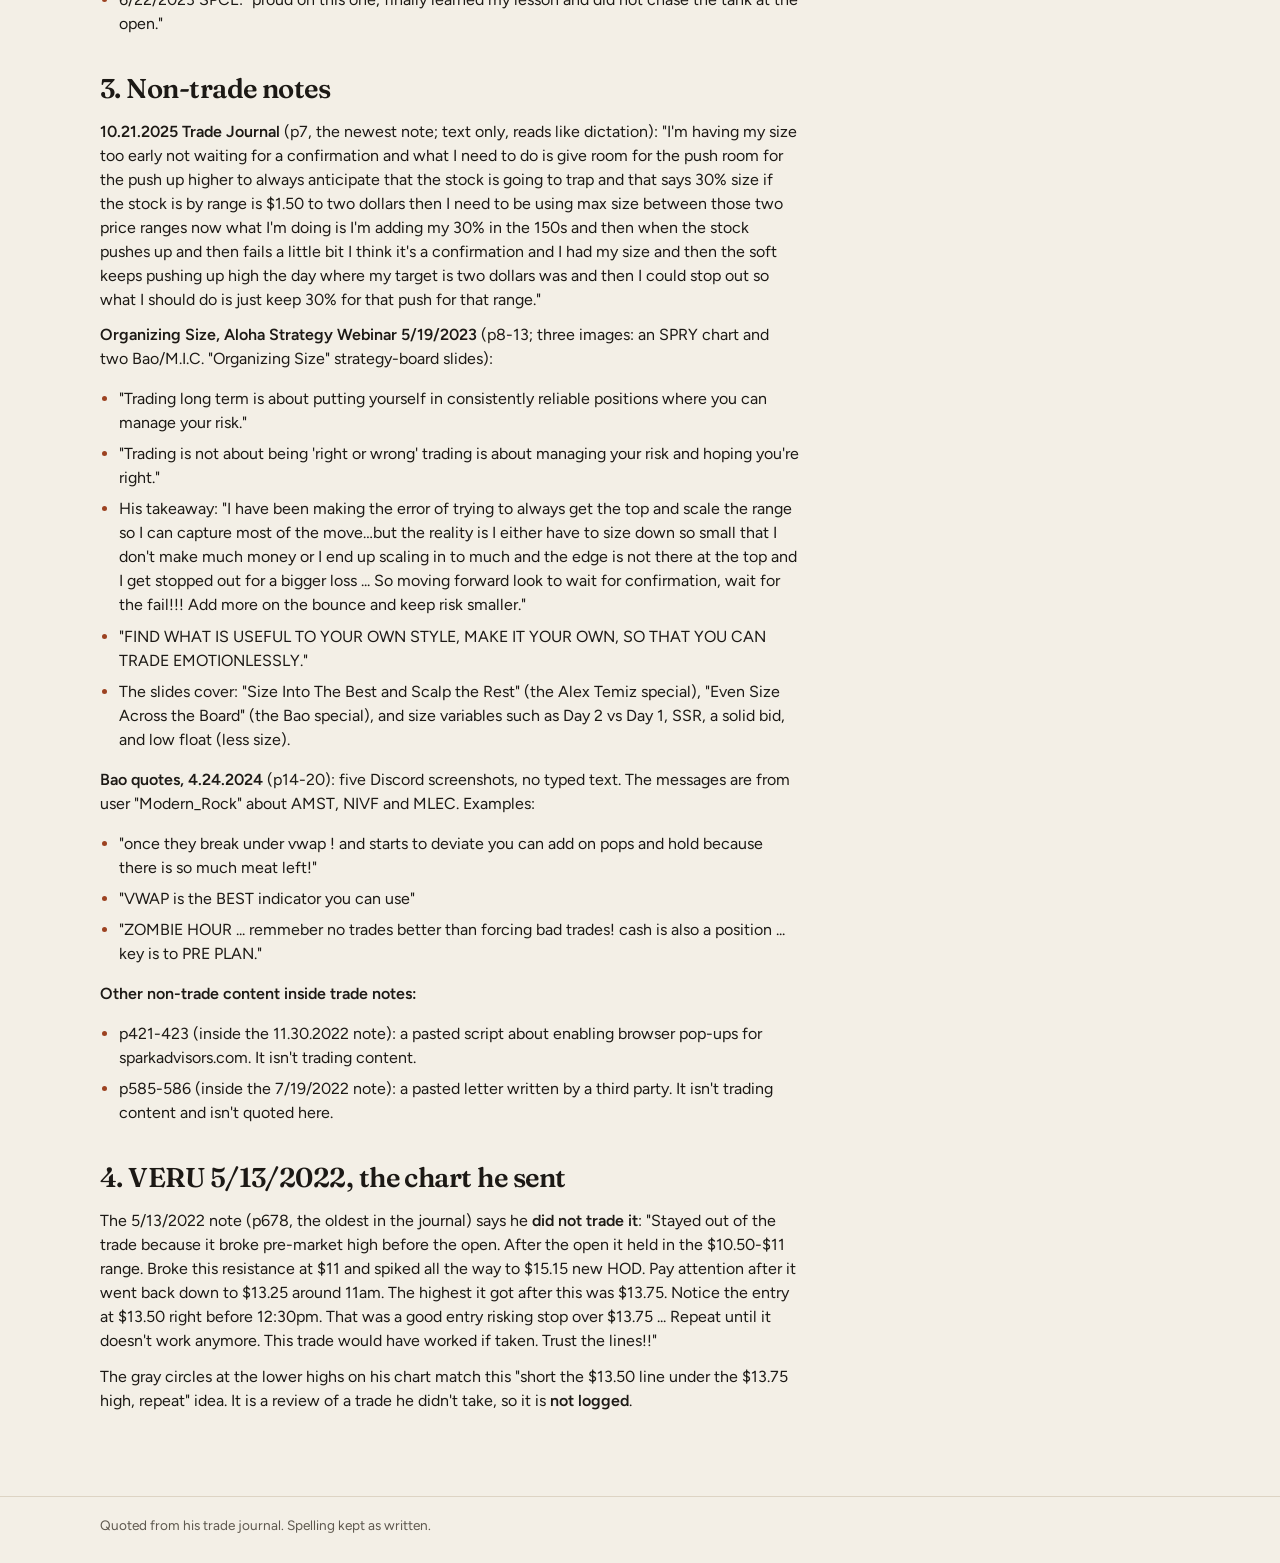
<file: lessons.html>
<!DOCTYPE html>
<html lang="en">
<head>
  <meta charset="utf-8">
  <meta name="viewport" content="width=device-width, initial-scale=1">
  <meta name="robots" content="noindex, nofollow">
  <meta name="theme-color" content="#f3efe6" media="(prefers-color-scheme: light)">
  <meta name="theme-color" content="#101216" media="(prefers-color-scheme: dark)">
  <title>Lessons · Trading desk</title>
  <link rel="icon" href="favicon.svg" type="image/svg+xml">
  <link rel="stylesheet" href="css/styles.css">
  <script>
    (function () {
      try {
        var t = localStorage.getItem("td-theme");
        if (t === "light" || t === "dark") document.documentElement.setAttribute("data-theme", t);
      } catch (e) {}
    })();
  </script>
</head>
<body data-page="lessons">
  <a class="skip" href="#main">Skip to content</a>
  <header class="site-header">
    <div class="header-inner">
      <a class="brand" href="index.html">
        <span class="mark" aria-hidden="true">
          <svg viewBox="0 0 32 32" width="32" height="32">
            <rect width="32" height="32" rx="8" fill="currentColor"/>
            <path d="M7 21.5c3.2-.4 5.2-6.2 8.2-6.2 2.4 0 3.2 3.4 5.2 3.4 2.6 0 3.6-5.2 6.6-6.4" fill="none" stroke="#e7a06a" stroke-width="2.2" stroke-linecap="round"/>
          </svg>
        </span>
        <span class="brand-text">
          <span class="brand-name">Trading desk</span>
          <span class="brand-sub">Process over P&amp;L</span>
        </span>
      </a>
      <nav class="nav" aria-label="Primary">
        <a href="index.html">Dashboard</a>
        <a href="rules.html">Code</a>
        <a href="ideas.html">Ideas</a>
        <a href="trades.html">Trades</a>
        <a href="lessons.html" aria-current="page">Lessons</a>
      </nav>
      <button type="button" class="theme-btn" id="theme-btn">Theme</button>
    </div>
  </header>
  <main id="main" class="wrap">
    <p class="loading">Reading the journal lessons…</p>
  </main>
  <footer class="site-footer">
    <div class="wrap footer-inner">
      <p>Quoted from his trade journal. Spelling kept as written.</p>
    </div>
  </footer>
  <script type="module" src="js/lessons.js"></script>
</body>
</html>
</file>
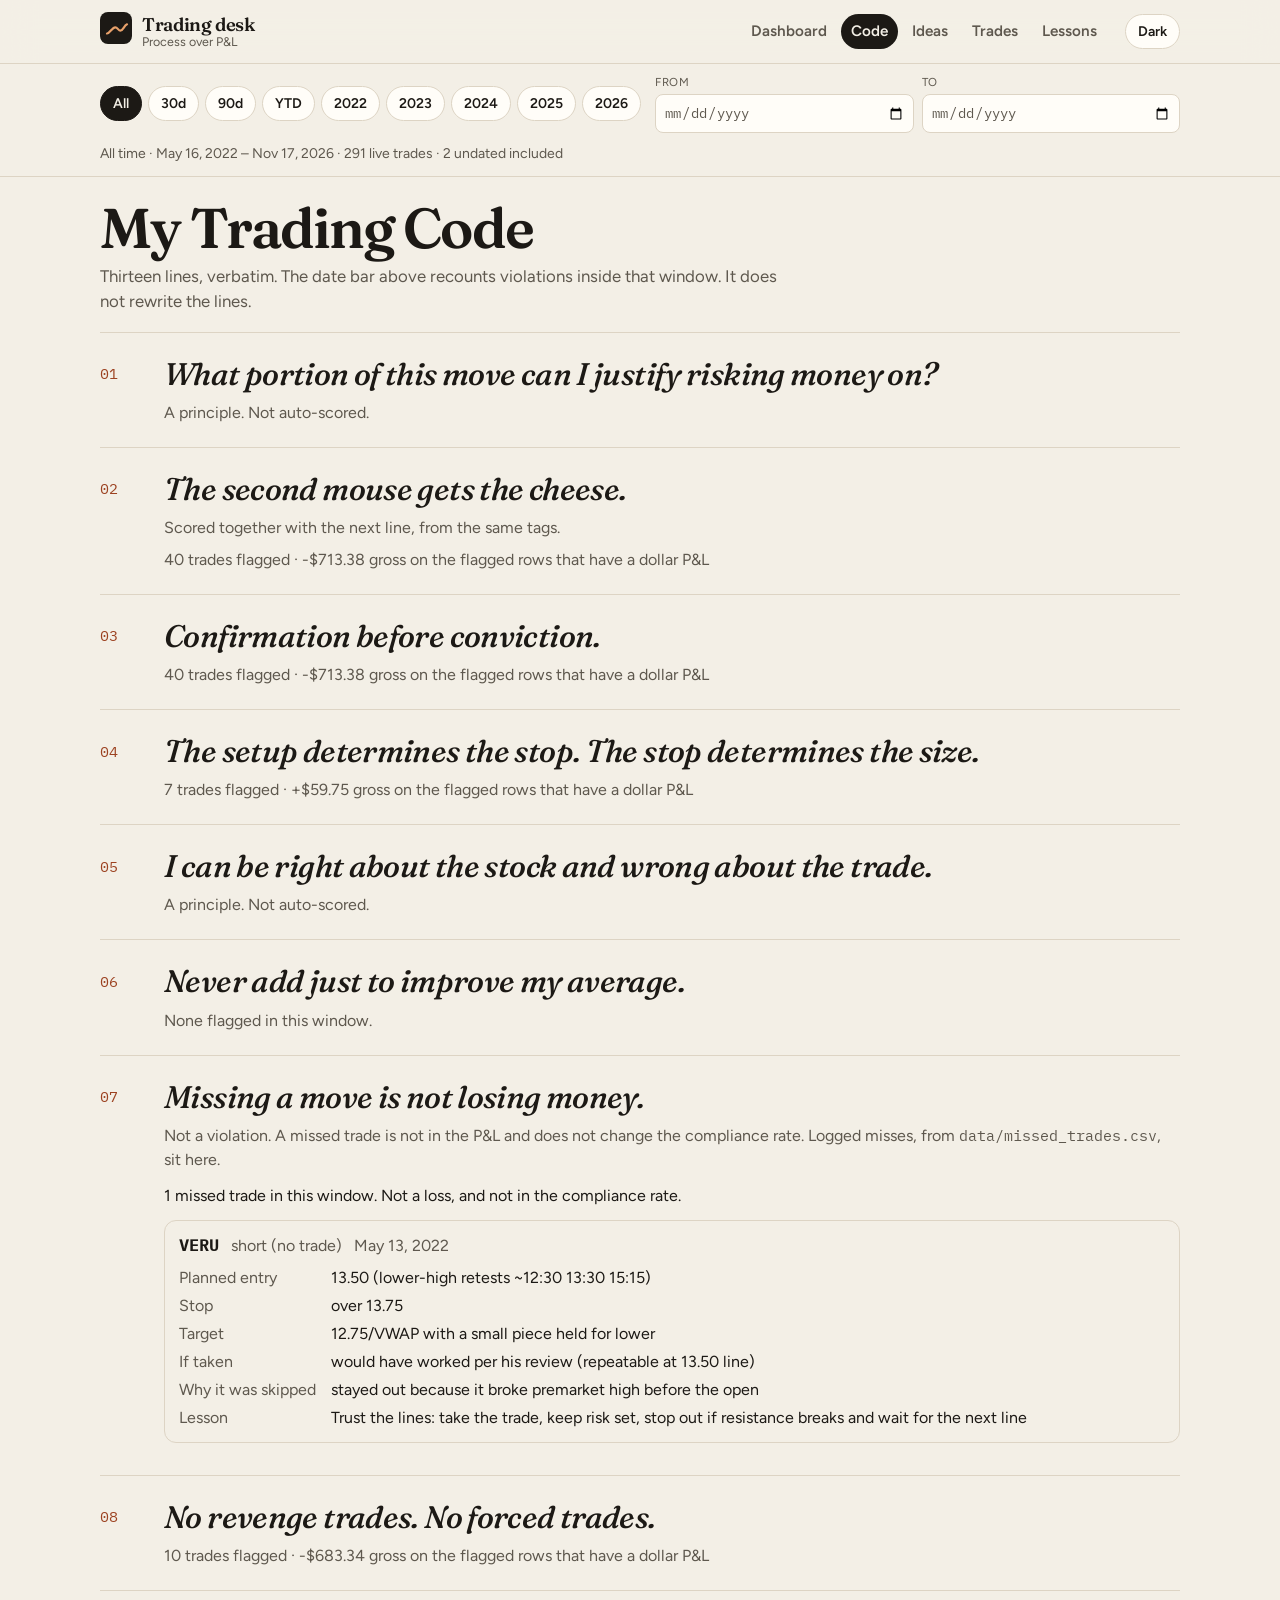
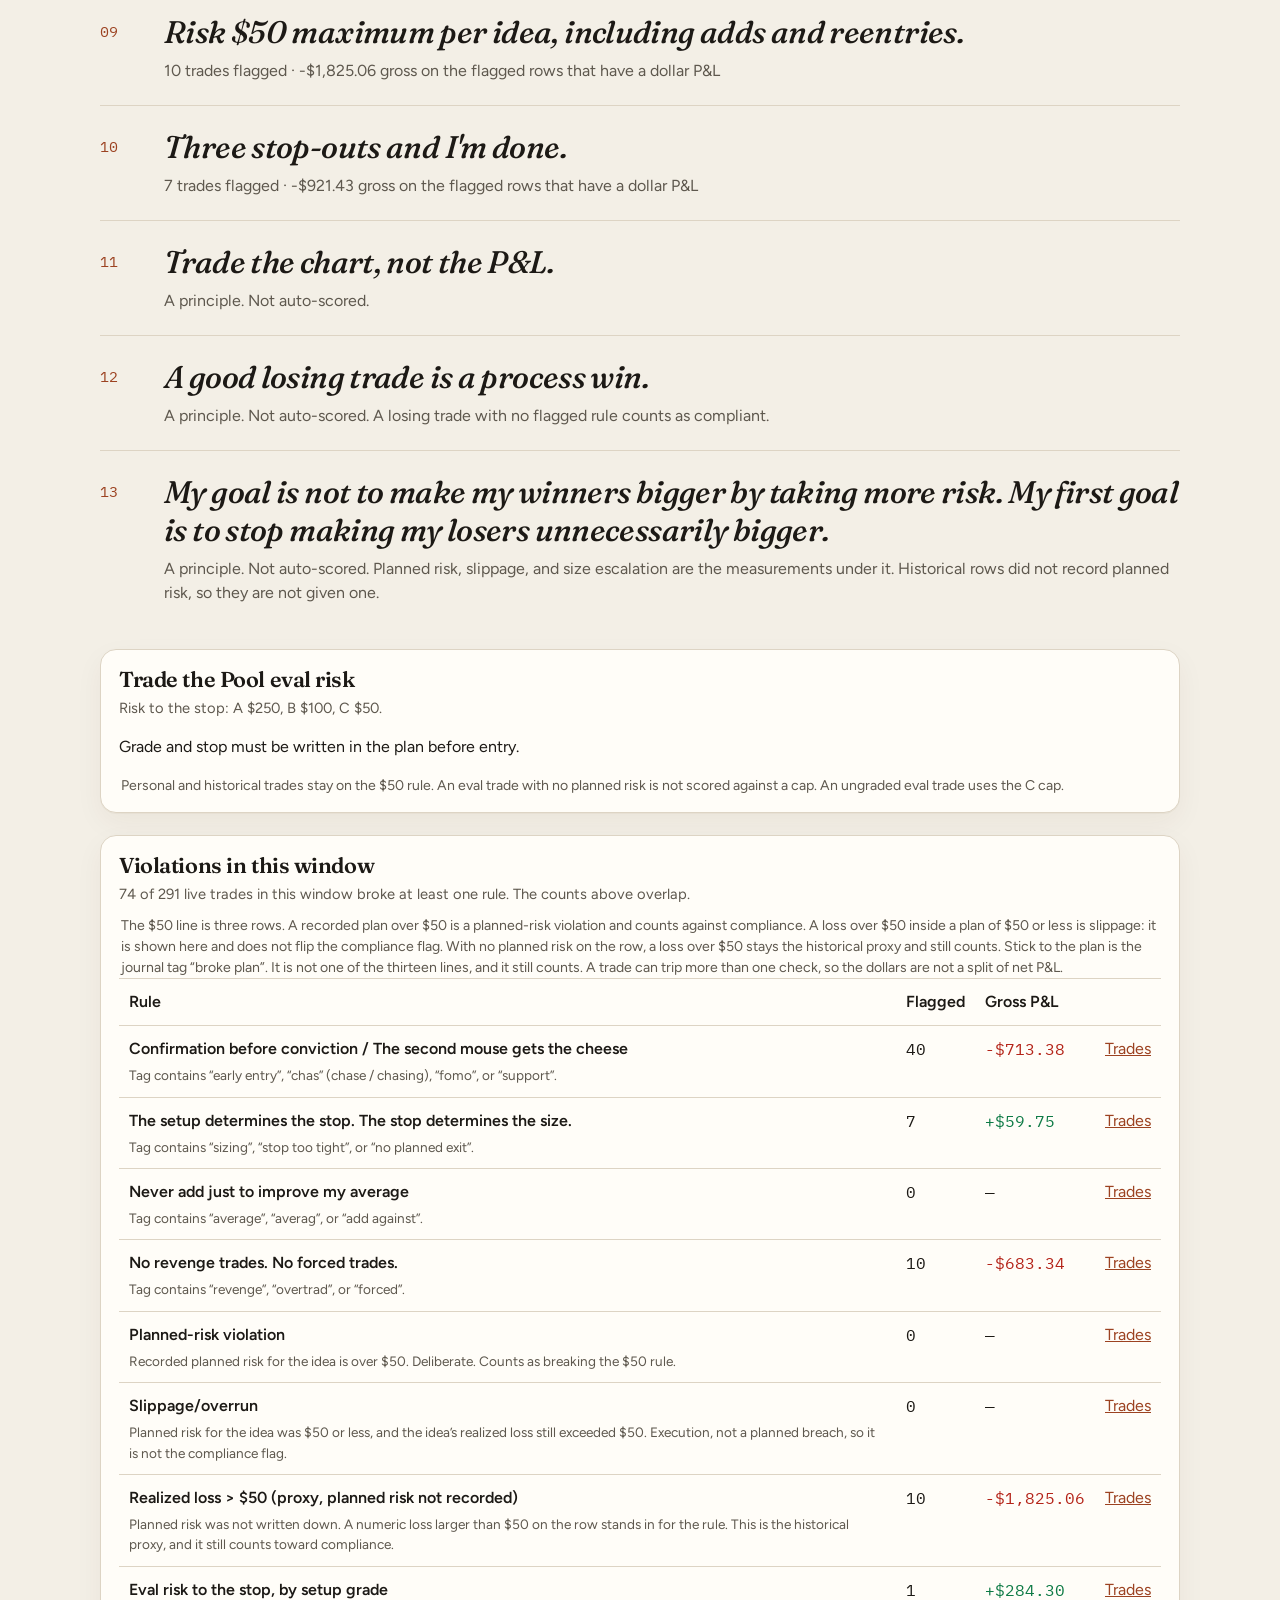
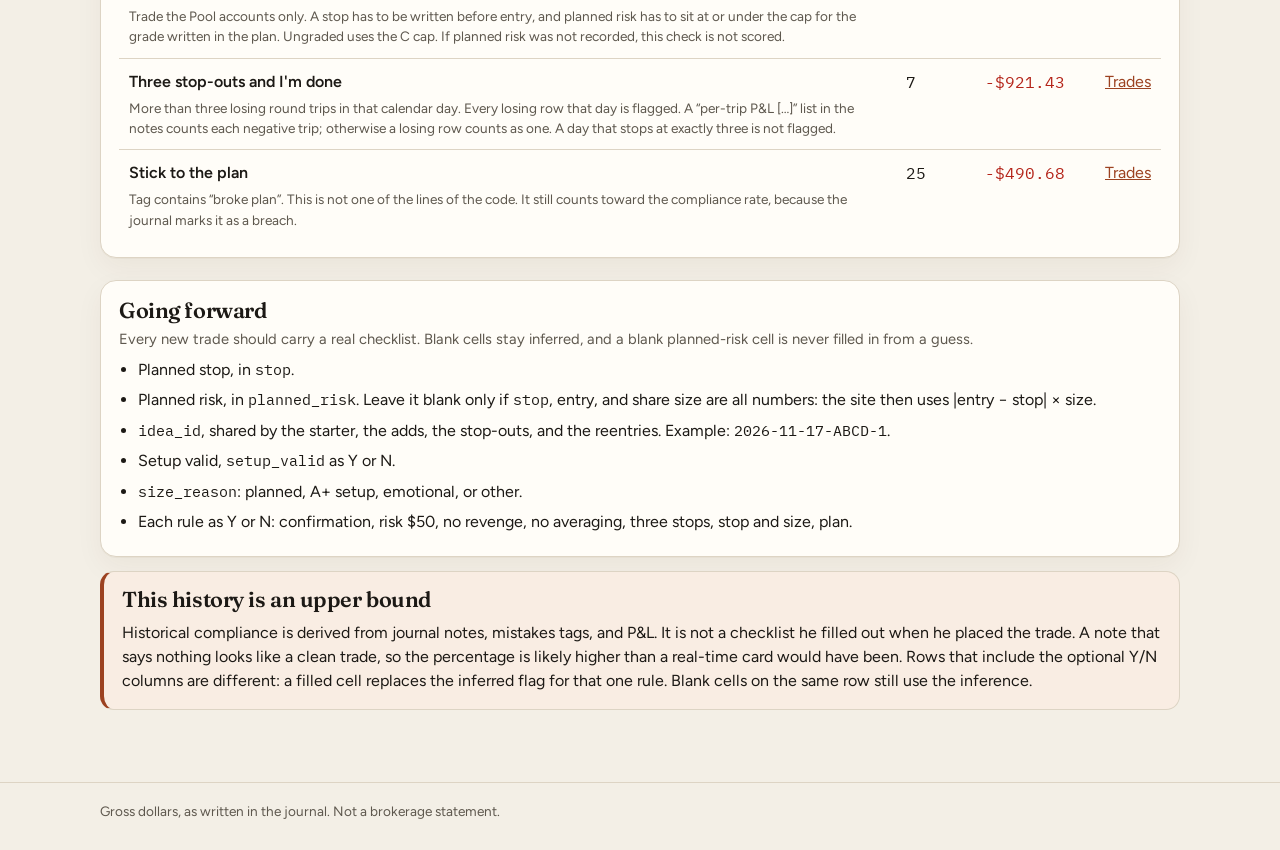
<file: rules.html>
<!DOCTYPE html>
<html lang="en">
<head>
  <meta charset="utf-8">
  <meta name="viewport" content="width=device-width, initial-scale=1">
  <meta name="robots" content="noindex, nofollow">
  <meta name="theme-color" content="#f3efe6" media="(prefers-color-scheme: light)">
  <meta name="theme-color" content="#101216" media="(prefers-color-scheme: dark)">
  <title>My Trading Code · Trading desk</title>
  <link rel="icon" href="favicon.svg" type="image/svg+xml">
  <link rel="stylesheet" href="css/styles.css">
  <script>
    (function () {
      try {
        var t = localStorage.getItem("td-theme");
        if (t === "light" || t === "dark") document.documentElement.setAttribute("data-theme", t);
      } catch (e) {}
    })();
  </script>
</head>
<body data-page="rules">
  <a class="skip" href="#main">Skip to content</a>
  <header class="site-header">
    <div class="header-inner">
      <a class="brand" href="index.html">
        <span class="mark" aria-hidden="true">
          <svg viewBox="0 0 32 32" width="32" height="32">
            <rect width="32" height="32" rx="8" fill="currentColor"/>
            <path d="M7 21.5c3.2-.4 5.2-6.2 8.2-6.2 2.4 0 3.2 3.4 5.2 3.4 2.6 0 3.6-5.2 6.6-6.4" fill="none" stroke="#e7a06a" stroke-width="2.2" stroke-linecap="round"/>
          </svg>
        </span>
        <span class="brand-text">
          <span class="brand-name">Trading desk</span>
          <span class="brand-sub">Process over P&amp;L</span>
        </span>
      </a>
      <nav class="nav" aria-label="Primary">
        <a href="index.html">Dashboard</a>
        <a href="rules.html" aria-current="page">Code</a>
        <a href="ideas.html">Ideas</a>
        <a href="trades.html">Trades</a>
        <a href="lessons.html">Lessons</a>
      </nav>
      <button type="button" class="theme-btn" id="theme-btn">Theme</button>
    </div>
  </header>
  <div class="rangebar" id="rangebar">
    <div class="range-inner">
      <div class="presets" id="presets" role="group" aria-label="Date range"></div>
      <div class="dates">
        <label>From <input type="date" id="date-from"></label>
        <label>To <input type="date" id="date-to"></label>
      </div>
      <p class="range-readout" id="range-readout">Reading the trade log…</p>
    </div>
  </div>
  <main id="main" class="wrap">
    <header class="page-head">
      <h1 class="page-title">My Trading Code</h1>
      <p class="lede">Thirteen lines, verbatim. The date bar above recounts violations inside that window. It does not rewrite the lines.</p>
    </header>

    <div class="rules">
      <article class="rule" id="portion">
        <span class="rule-n">01</span>
        <div>
          <blockquote>What portion of this move can I justify risking money on?</blockquote>
          <p class="rule-meta">A principle. Not auto-scored.</p>
        </div>
      </article>
      <article class="rule" id="second-mouse">
        <span class="rule-n">02</span>
        <div>
          <blockquote>The second mouse gets the cheese.</blockquote>
          <p class="rule-meta">Scored together with the next line, from the same tags.</p>
          <p class="rule-meta" data-count-for="confirm">Counted from the journal.</p>
        </div>
      </article>
      <article class="rule" id="confirm">
        <span class="rule-n">03</span>
        <div>
          <blockquote>Confirmation before conviction.</blockquote>
          <p class="rule-meta" data-count-for="confirm">Counted from the journal.</p>
        </div>
      </article>
      <article class="rule" id="size">
        <span class="rule-n">04</span>
        <div>
          <blockquote>The setup determines the stop. The stop determines the size.</blockquote>
          <p class="rule-meta" data-count-for="size">Counted from the journal.</p>
        </div>
      </article>
      <article class="rule" id="right-stock">
        <span class="rule-n">05</span>
        <div>
          <blockquote>I can be right about the stock and wrong about the trade.</blockquote>
          <p class="rule-meta">A principle. Not auto-scored.</p>
        </div>
      </article>
      <article class="rule" id="noadd">
        <span class="rule-n">06</span>
        <div>
          <blockquote>Never add just to improve my average.</blockquote>
          <p class="rule-meta" data-count-for="noadd">Counted from the journal.</p>
        </div>
      </article>
      <article class="rule" id="missing">
        <span class="rule-n">07</span>
        <div>
          <blockquote>Missing a move is not losing money.</blockquote>
          <p class="rule-meta">Not a violation. A missed trade is not in the P&amp;L and does not change the compliance rate. Logged misses, from <code>data/missed_trades.csv</code>, sit here.</p>
          <div id="missed"></div>
        </div>
      </article>
      <article class="rule" id="revenge">
        <span class="rule-n">08</span>
        <div>
          <blockquote>No revenge trades. No forced trades.</blockquote>
          <p class="rule-meta" data-count-for="revenge">Counted from the journal.</p>
        </div>
      </article>
      <article class="rule" id="risk50">
        <span class="rule-n">09</span>
        <div>
          <blockquote>Risk $50 maximum per idea, including adds and reentries.</blockquote>
          <p class="rule-meta" data-count-for="risk50">Counted from the journal.</p>
        </div>
      </article>
      <article class="rule" id="stop3">
        <span class="rule-n">10</span>
        <div>
          <blockquote>Three stop-outs and I'm done.</blockquote>
          <p class="rule-meta" data-count-for="stop3">Counted from the journal.</p>
        </div>
      </article>
      <article class="rule" id="chart">
        <span class="rule-n">11</span>
        <div>
          <blockquote>Trade the chart, not the P&amp;L.</blockquote>
          <p class="rule-meta">A principle. Not auto-scored.</p>
        </div>
      </article>
      <article class="rule" id="process-win">
        <span class="rule-n">12</span>
        <div>
          <blockquote>A good losing trade is a process win.</blockquote>
          <p class="rule-meta">A principle. Not auto-scored. A losing trade with no flagged rule counts as compliant.</p>
        </div>
      </article>
      <article class="rule" id="losers">
        <span class="rule-n">13</span>
        <div>
          <blockquote>My goal is not to make my winners bigger by taking more risk. My first goal is to stop making my losers unnecessarily bigger.</blockquote>
          <p class="rule-meta">A principle. Not auto-scored. Planned risk, slippage, and size escalation are the measurements under it. Historical rows did not record planned risk, so they are not given one.</p>
        </div>
      </article>
    </div>

    <section class="card mt" id="eval-risk">
      <div class="card-head">
        <h2>Trade the Pool eval risk</h2>
        <p id="eval-caps">Reading the caps…</p>
      </div>
      <p>Grade and stop must be written in the plan before entry.</p>
      <p class="fine">Personal and historical trades stay on the $50 rule. An eval trade with no planned risk is not scored against a cap. An ungraded eval trade uses the C cap.</p>
    </section>

    <section class="card mt">
      <div class="card-head">
        <h2>Violations in this window</h2>
        <p id="violation-summary">Counting the journal…</p>
      </div>
      <p class="fine">The $50 line is three rows. A recorded plan over $50 is a planned-risk violation and counts against compliance. A loss over $50 inside a plan of $50 or less is slippage: it is shown here and does not flip the compliance flag. With no planned risk on the row, a loss over $50 stays the historical proxy and still counts. Stick to the plan is the journal tag “broke plan”. It is not one of the thirteen lines, and it still counts. A trade can trip more than one check, so the dollars are not a split of net P&amp;L.</p>
      <div class="table-scroll">
        <table class="violations">
          <thead>
            <tr>
              <th scope="col">Rule</th>
              <th scope="col">Flagged</th>
              <th scope="col">Gross P&amp;L</th>
              <th scope="col"></th>
            </tr>
          </thead>
          <tbody id="violations-body"></tbody>
        </table>
      </div>
    </section>

    <section class="card mt">
      <div class="card-head">
        <h2>Going forward</h2>
        <p>Every new trade should carry a real checklist. Blank cells stay inferred, and a blank planned-risk cell is never filled in from a guess.</p>
      </div>
      <ul class="going">
        <li>Planned stop, in <code>stop</code>.</li>
        <li>Planned risk, in <code>planned_risk</code>. Leave it blank only if <code>stop</code>, entry, and share size are all numbers: the site then uses |entry − stop| × size.</li>
        <li><code>idea_id</code>, shared by the starter, the adds, the stop-outs, and the reentries. Example: <code>2026-11-17-ABCD-1</code>.</li>
        <li>Setup valid, <code>setup_valid</code> as Y or N.</li>
        <li><code>size_reason</code>: planned, A+ setup, emotional, or other.</li>
        <li>Each rule as Y or N: confirmation, risk $50, no revenge, no averaging, three stops, stop and size, plan.</li>
      </ul>
    </section>

    <aside class="callout mt-sm">
      <h2>This history is an upper bound</h2>
      <p>Historical compliance is derived from journal notes, mistakes tags, and P&amp;L. It is not a checklist he filled out when he placed the trade. A note that says nothing looks like a clean trade, so the percentage is likely higher than a real-time card would have been. Rows that include the optional Y/N columns are different: a filled cell replaces the inferred flag for that one rule. Blank cells on the same row still use the inference.</p>
    </aside>
  </main>
  <footer class="site-footer">
    <div class="wrap footer-inner">
      <p>Gross dollars, as written in the journal. Not a brokerage statement.</p>
    </div>
  </footer>
  <script type="module" src="js/rules.js"></script>
</body>
</html>
</file>
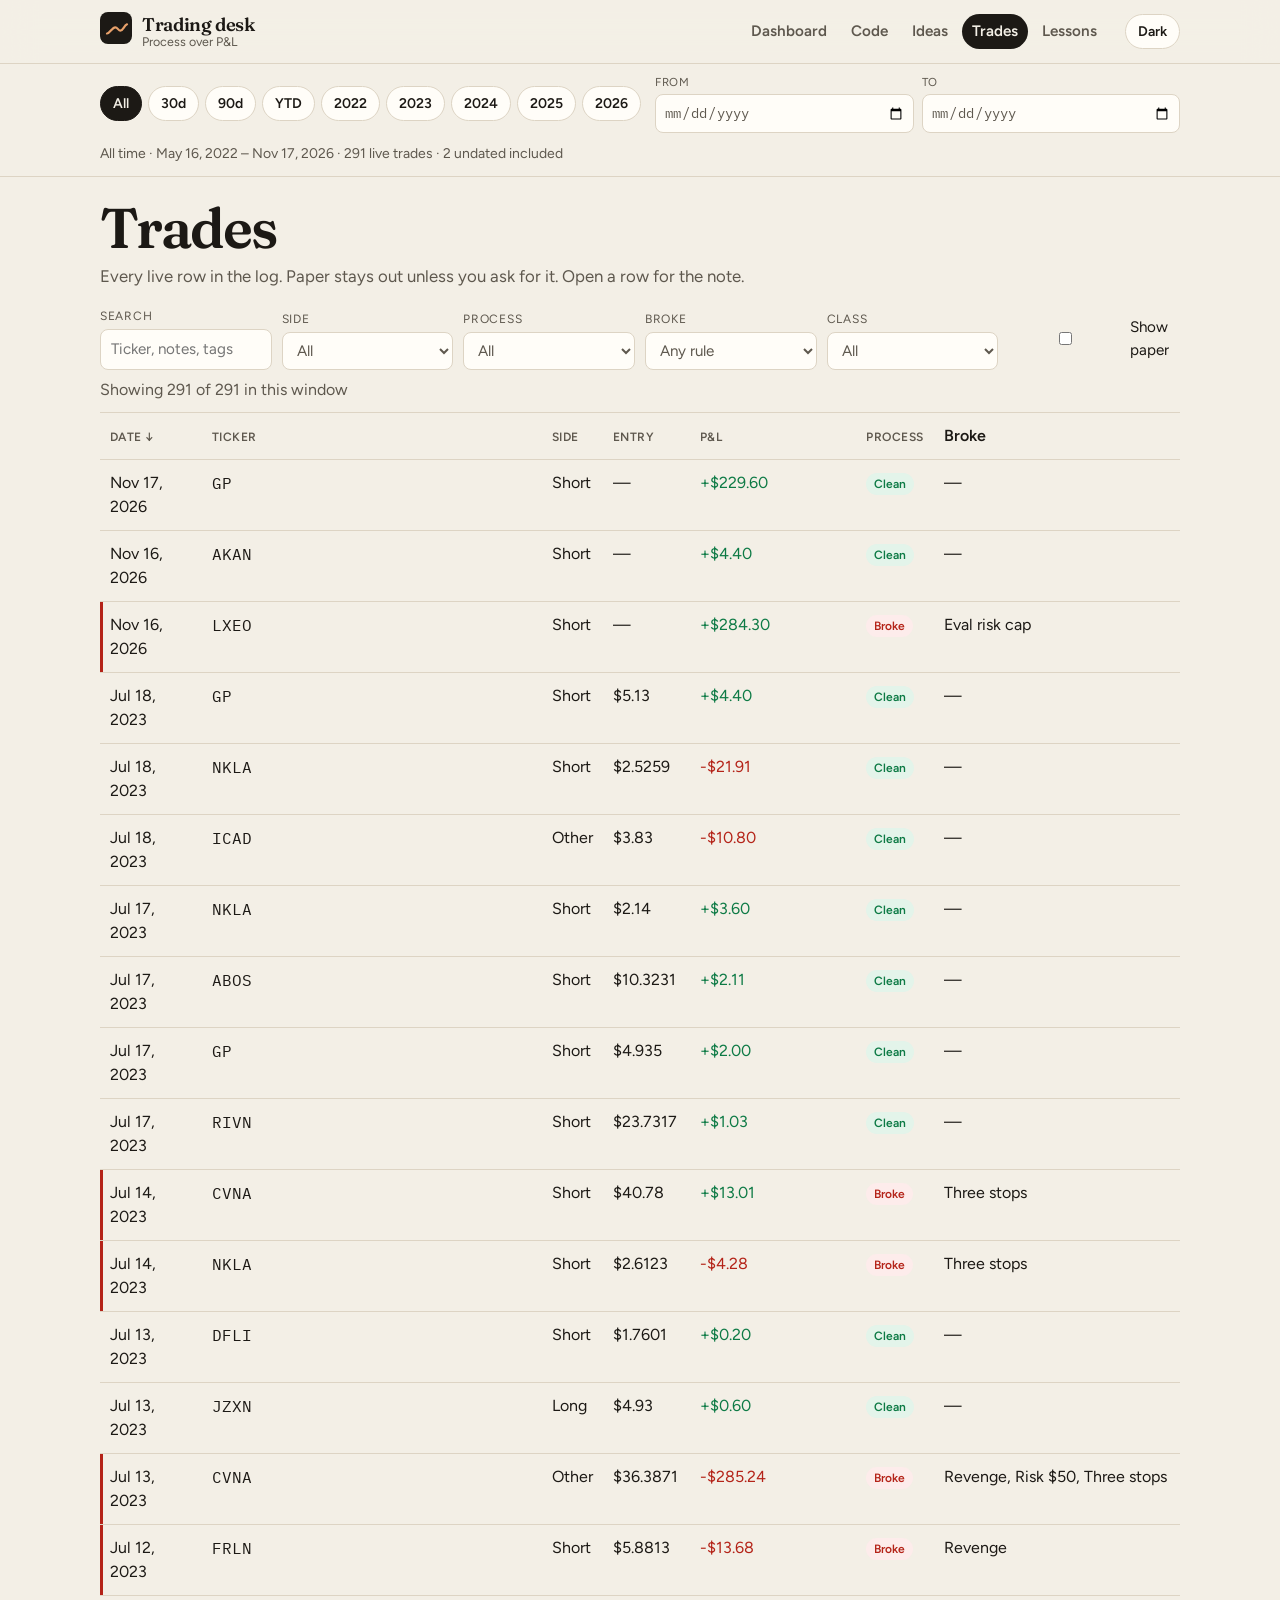
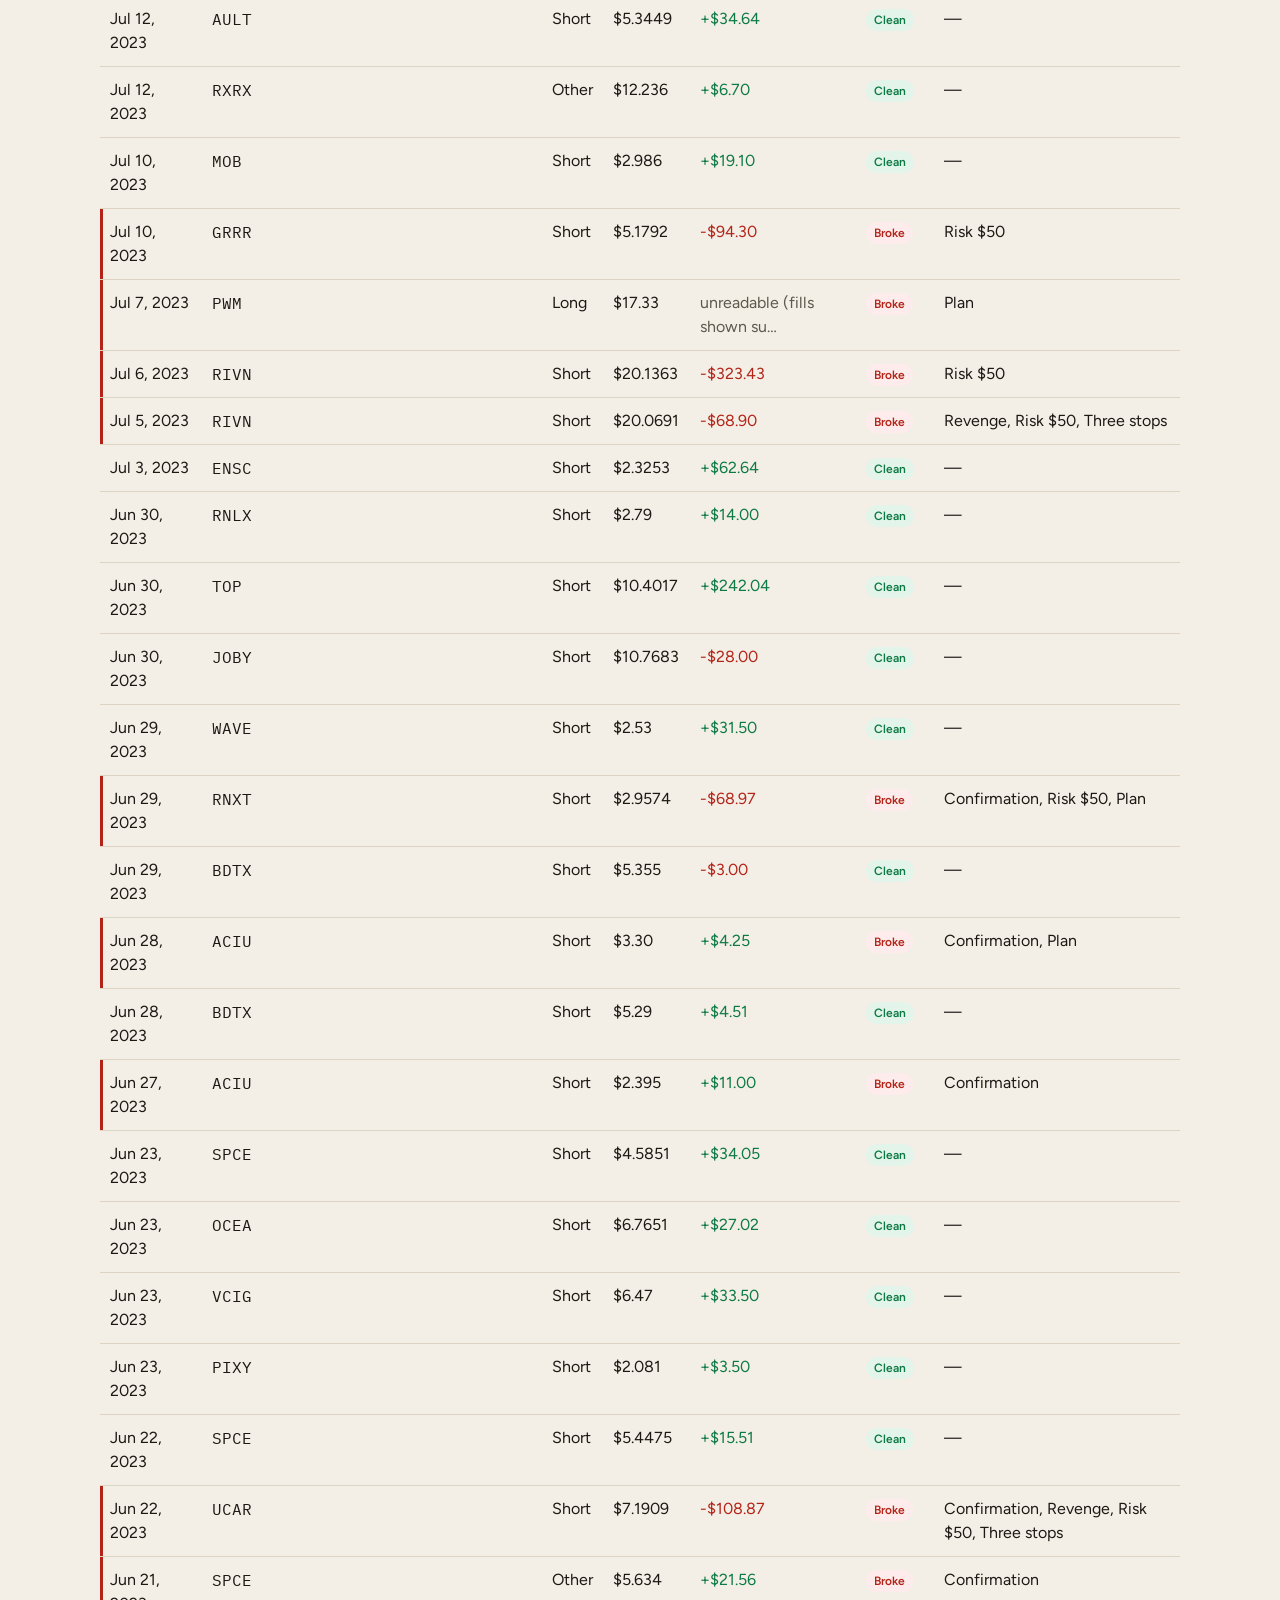
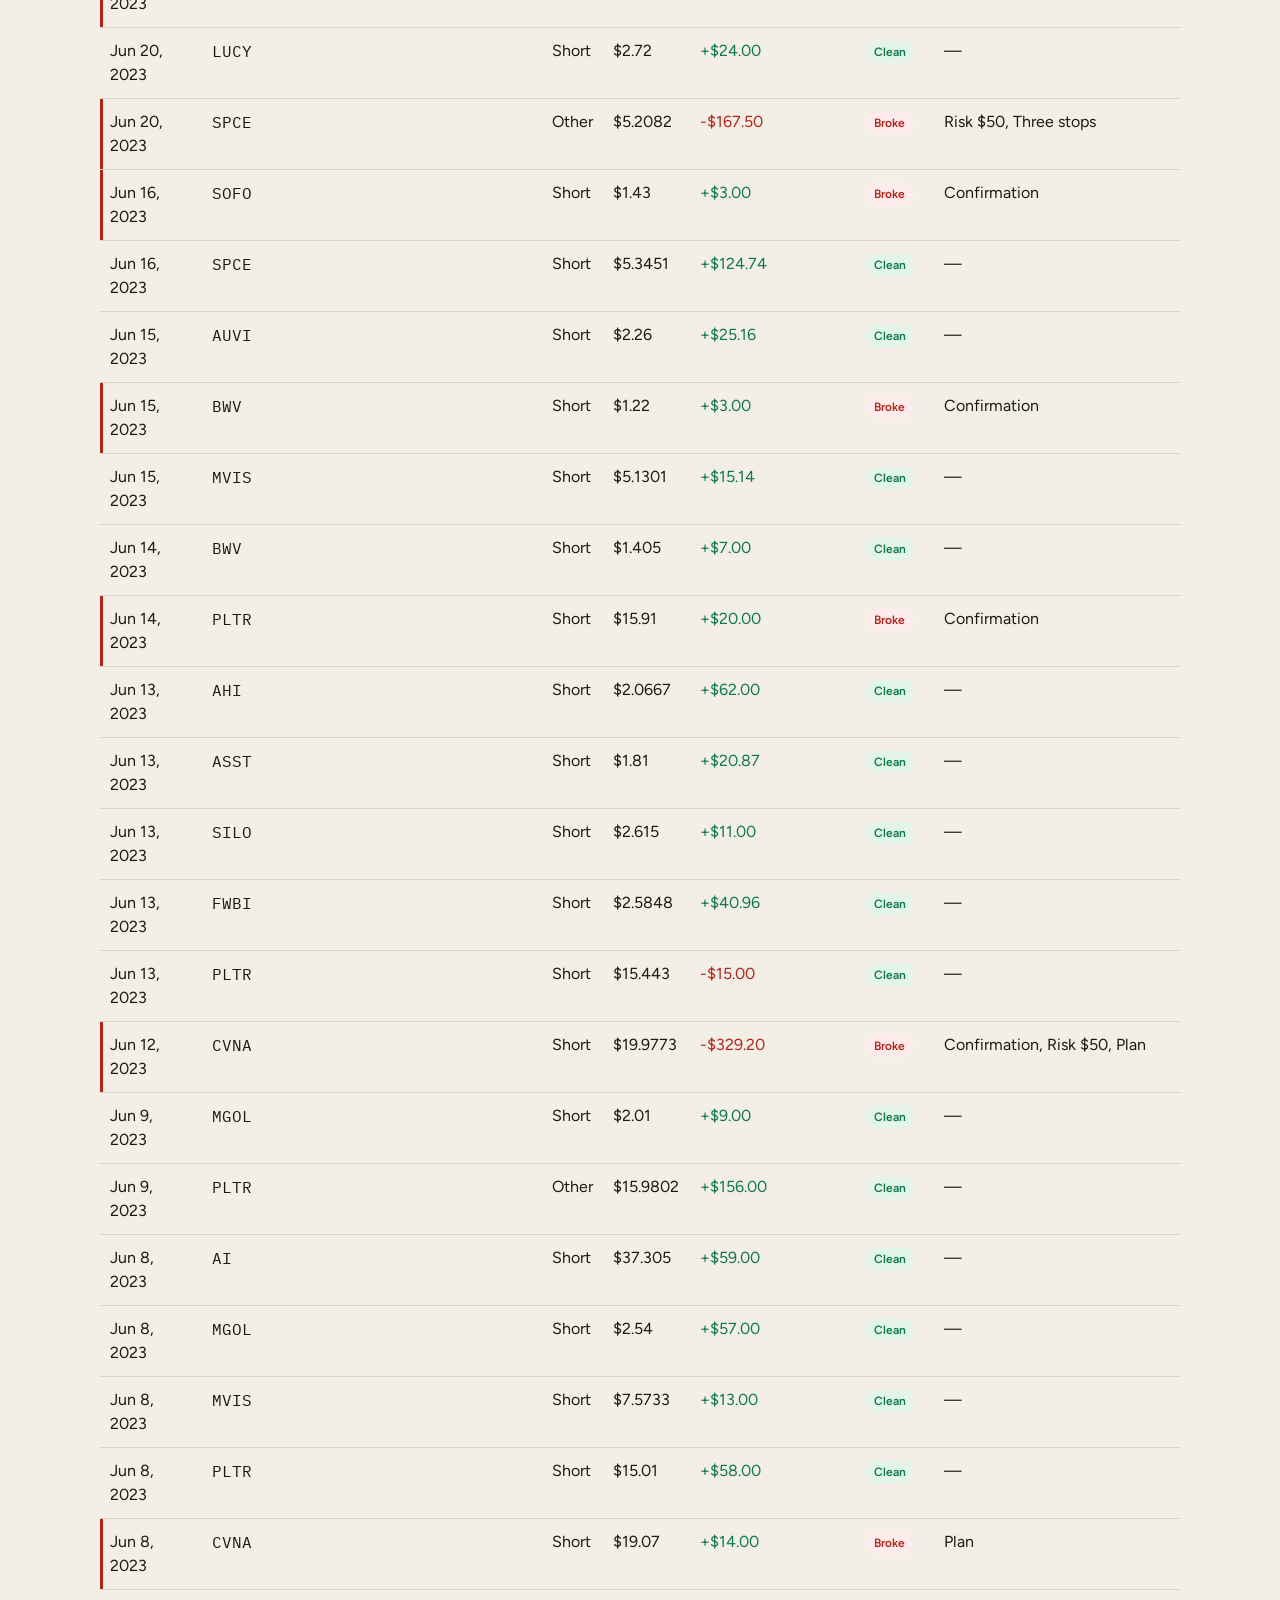
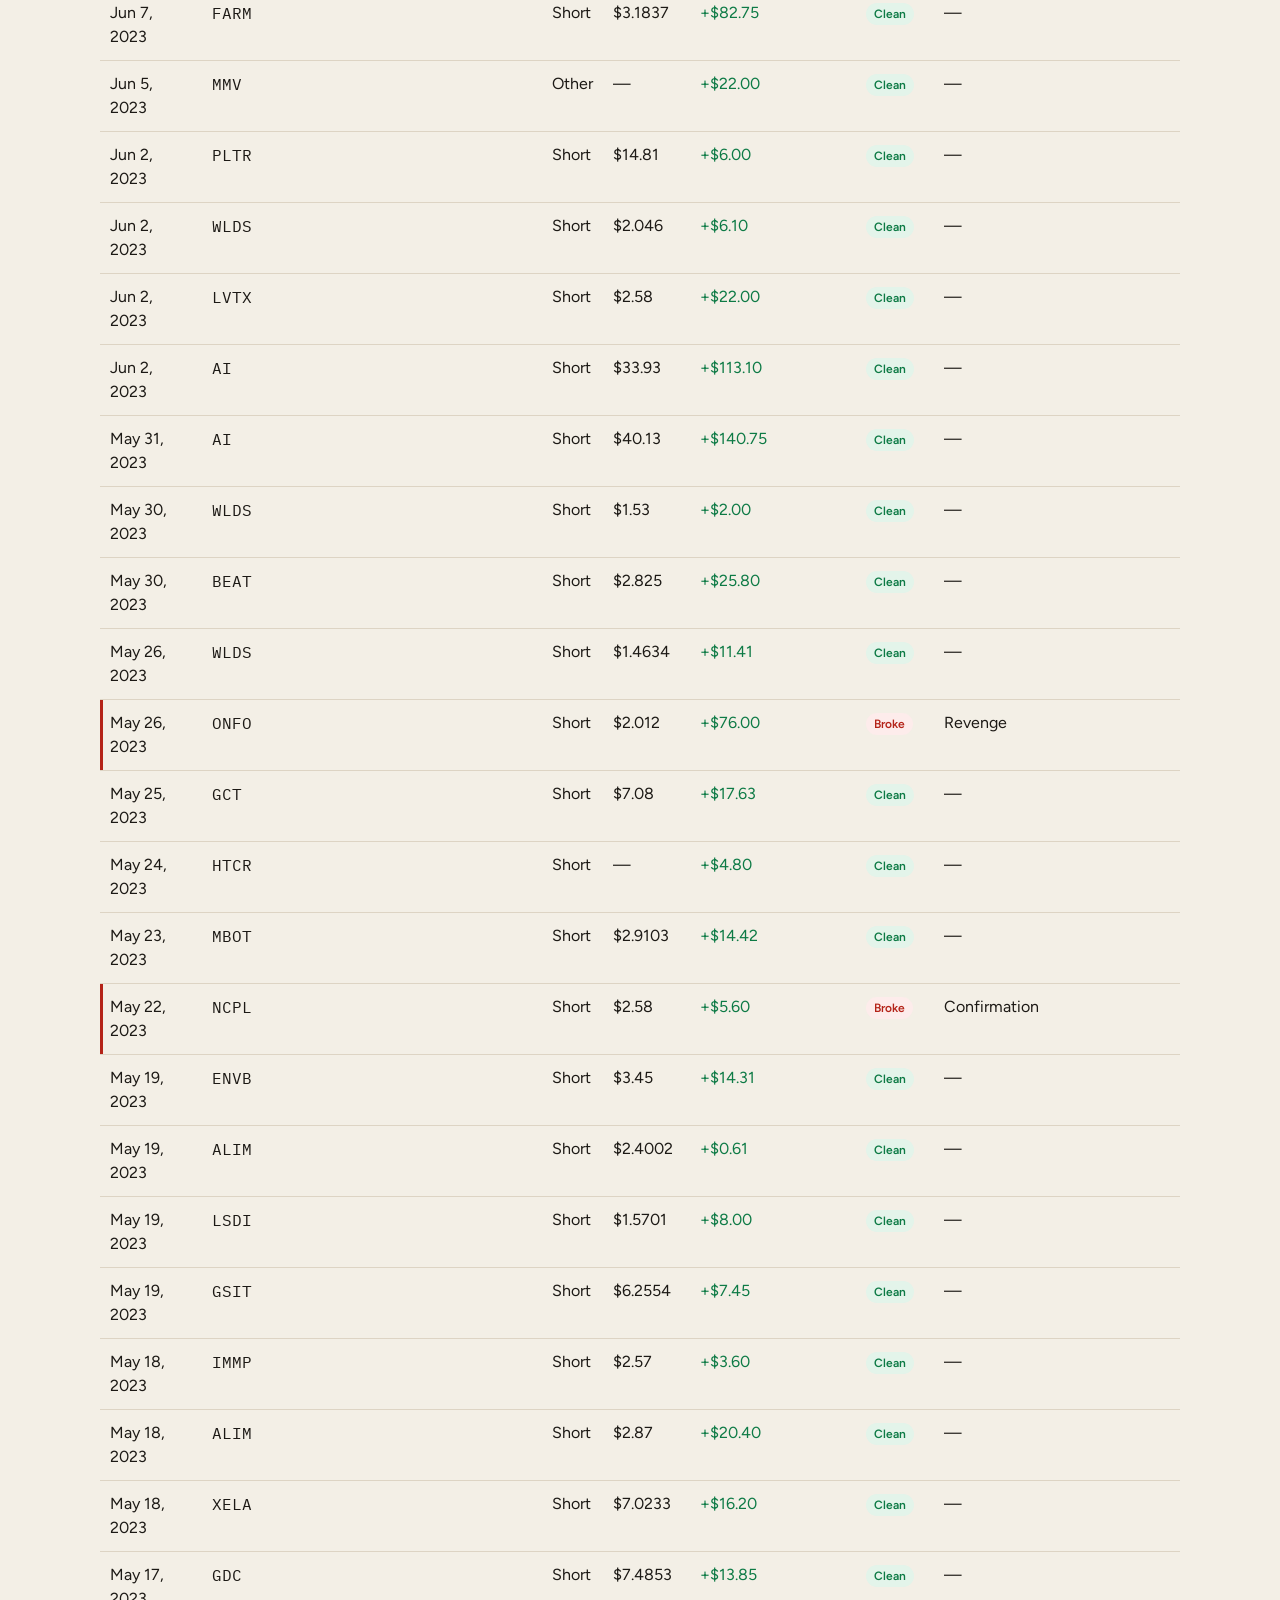
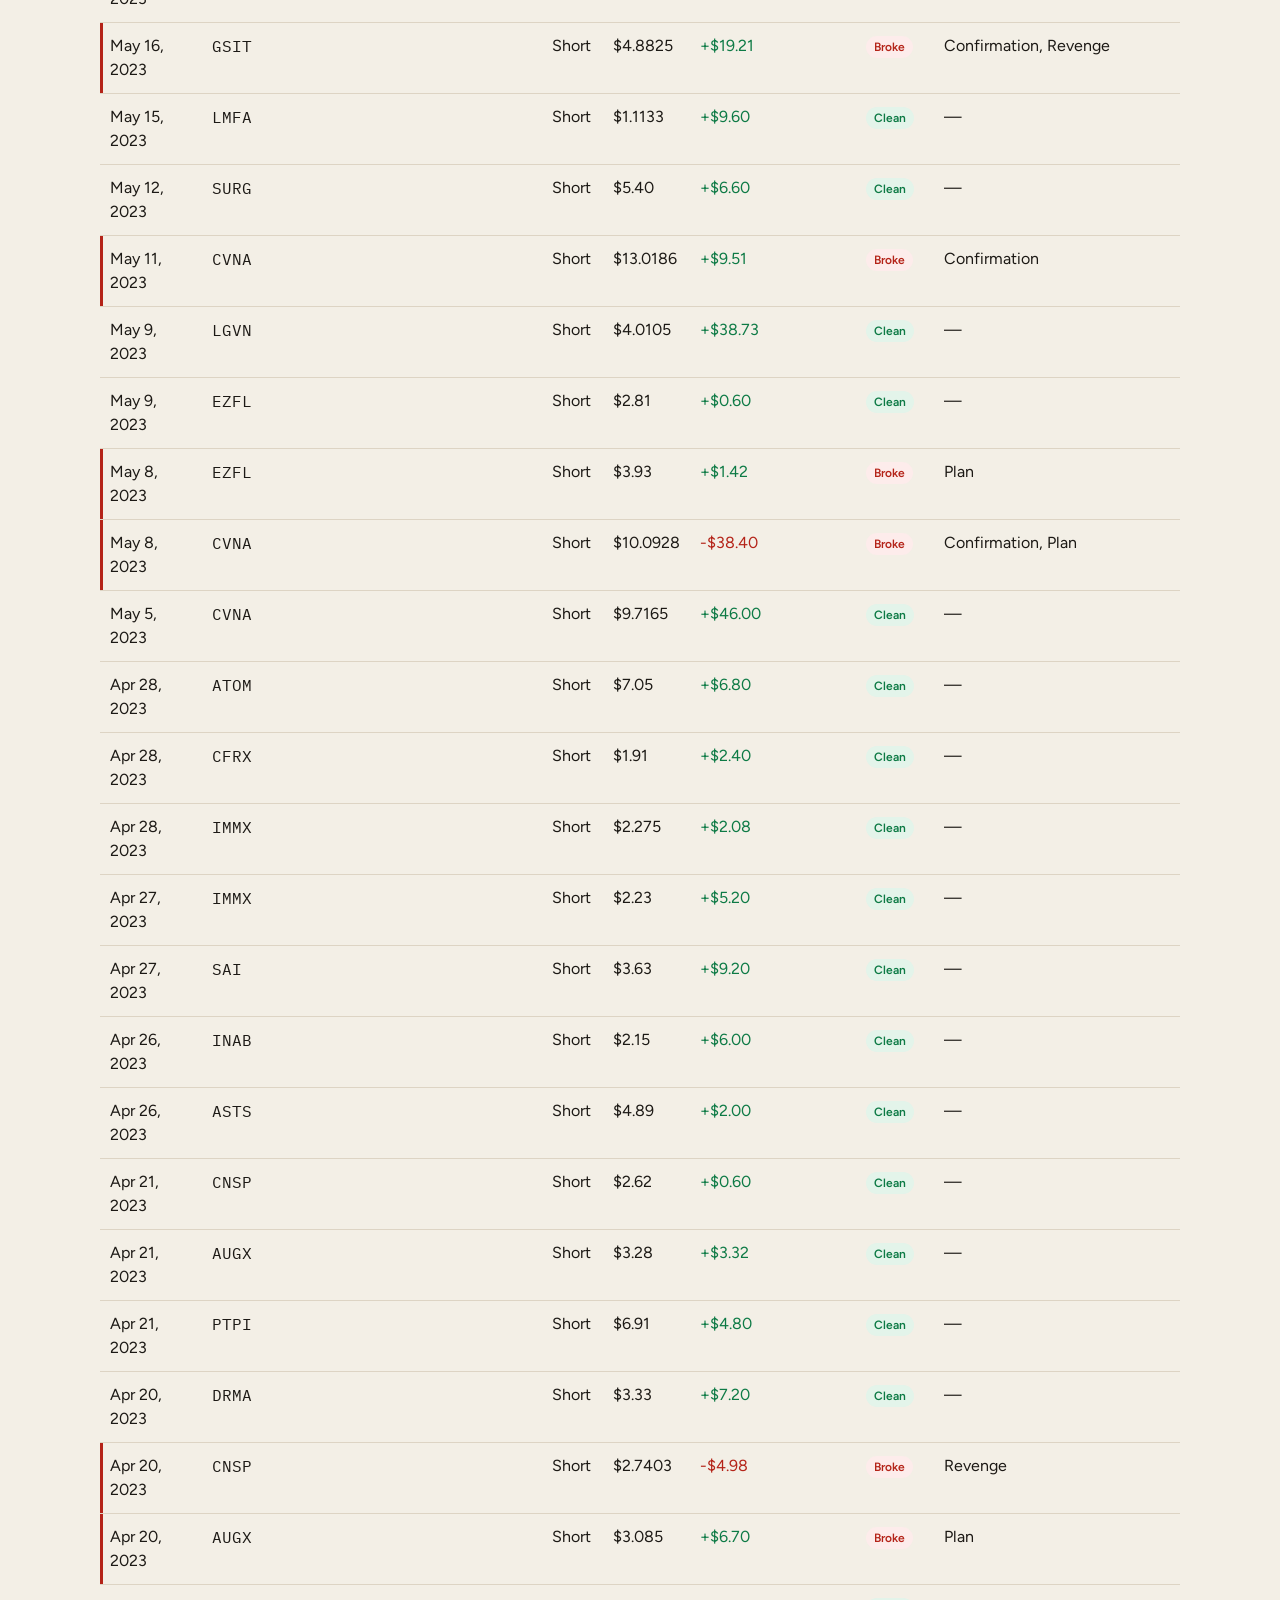
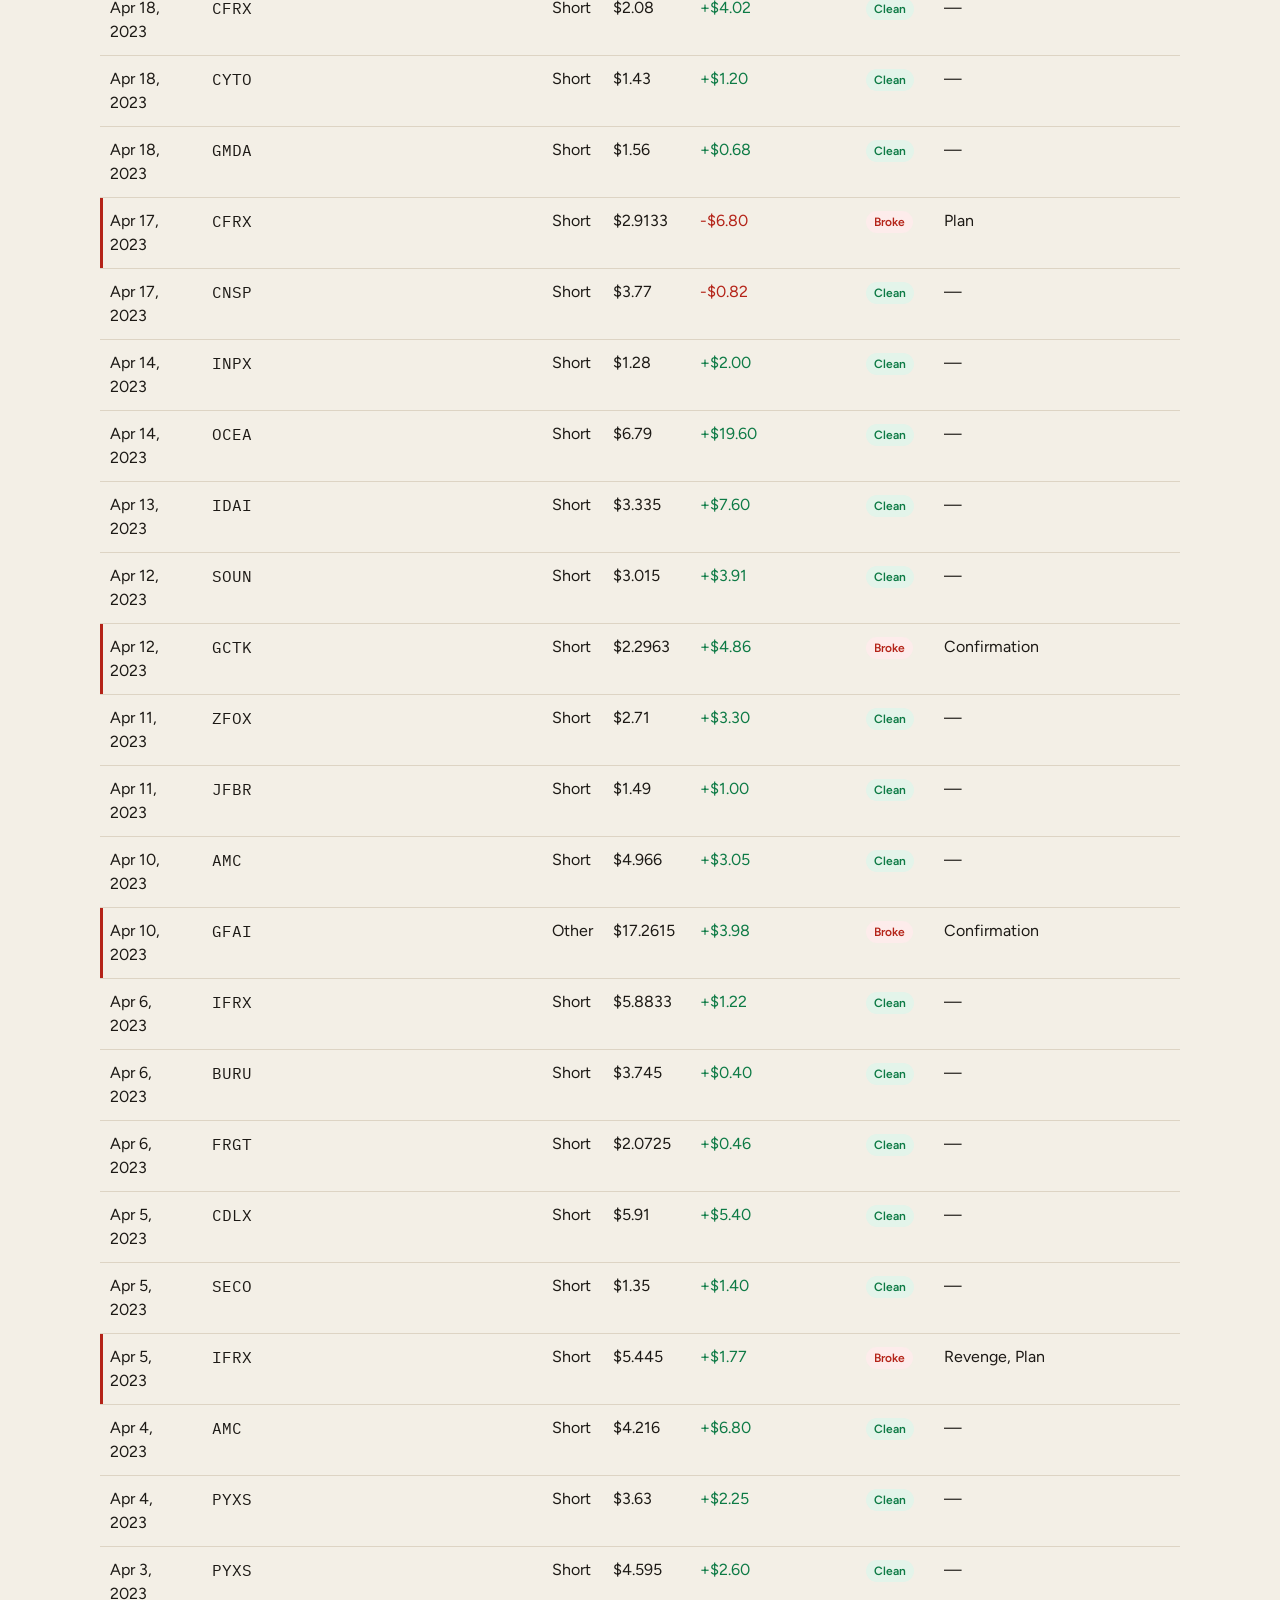
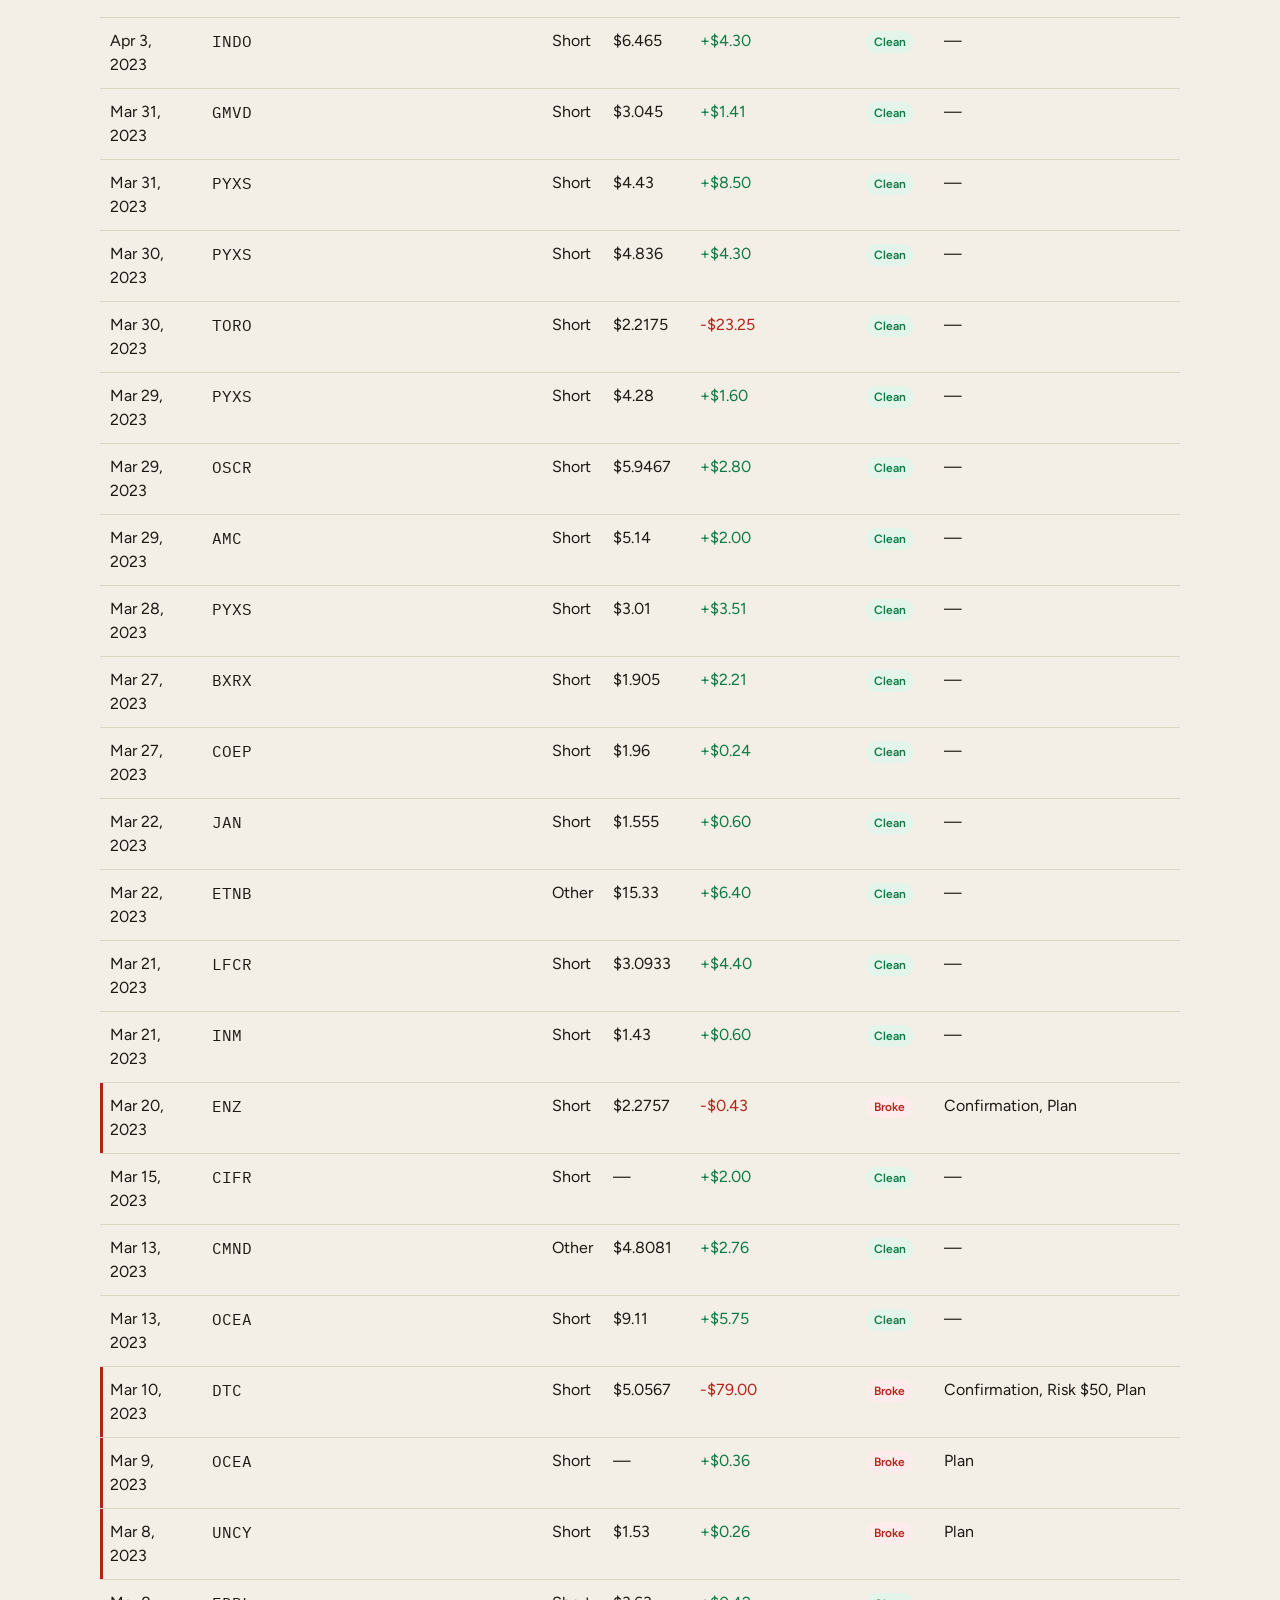
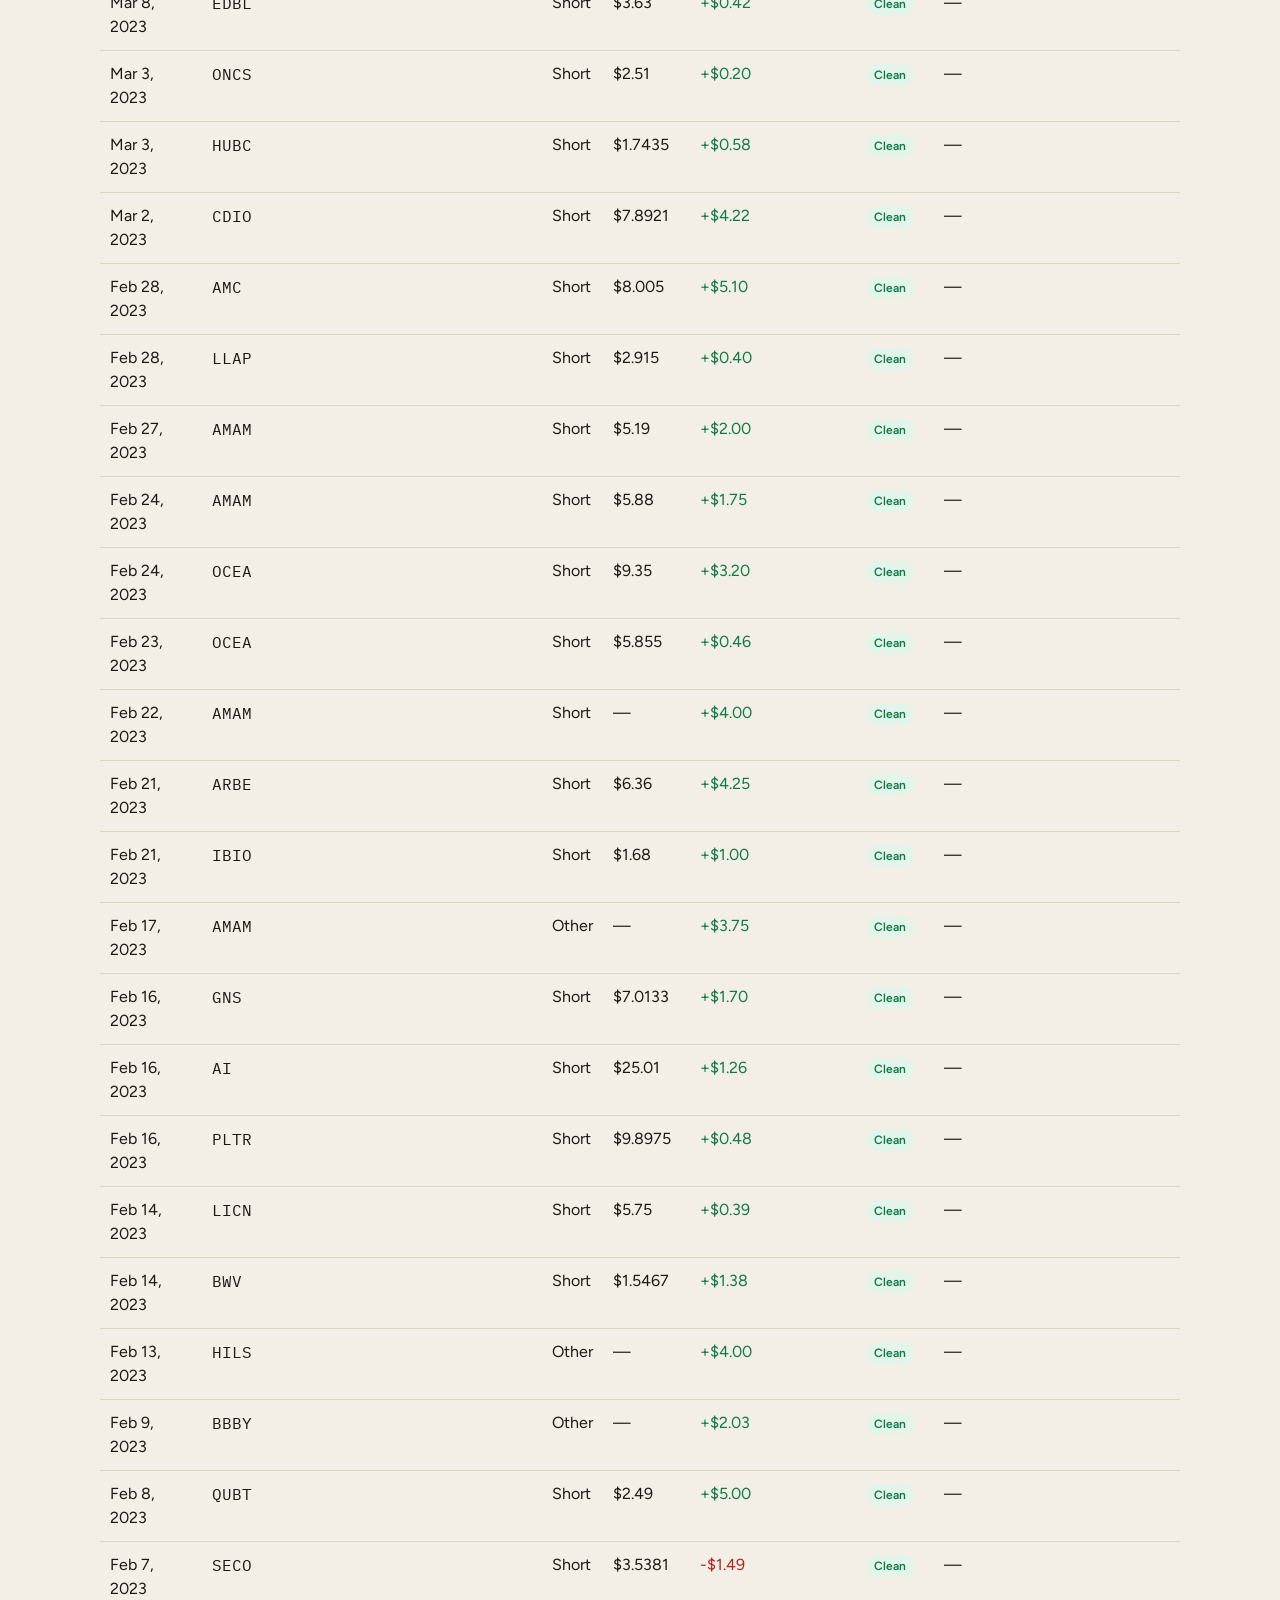
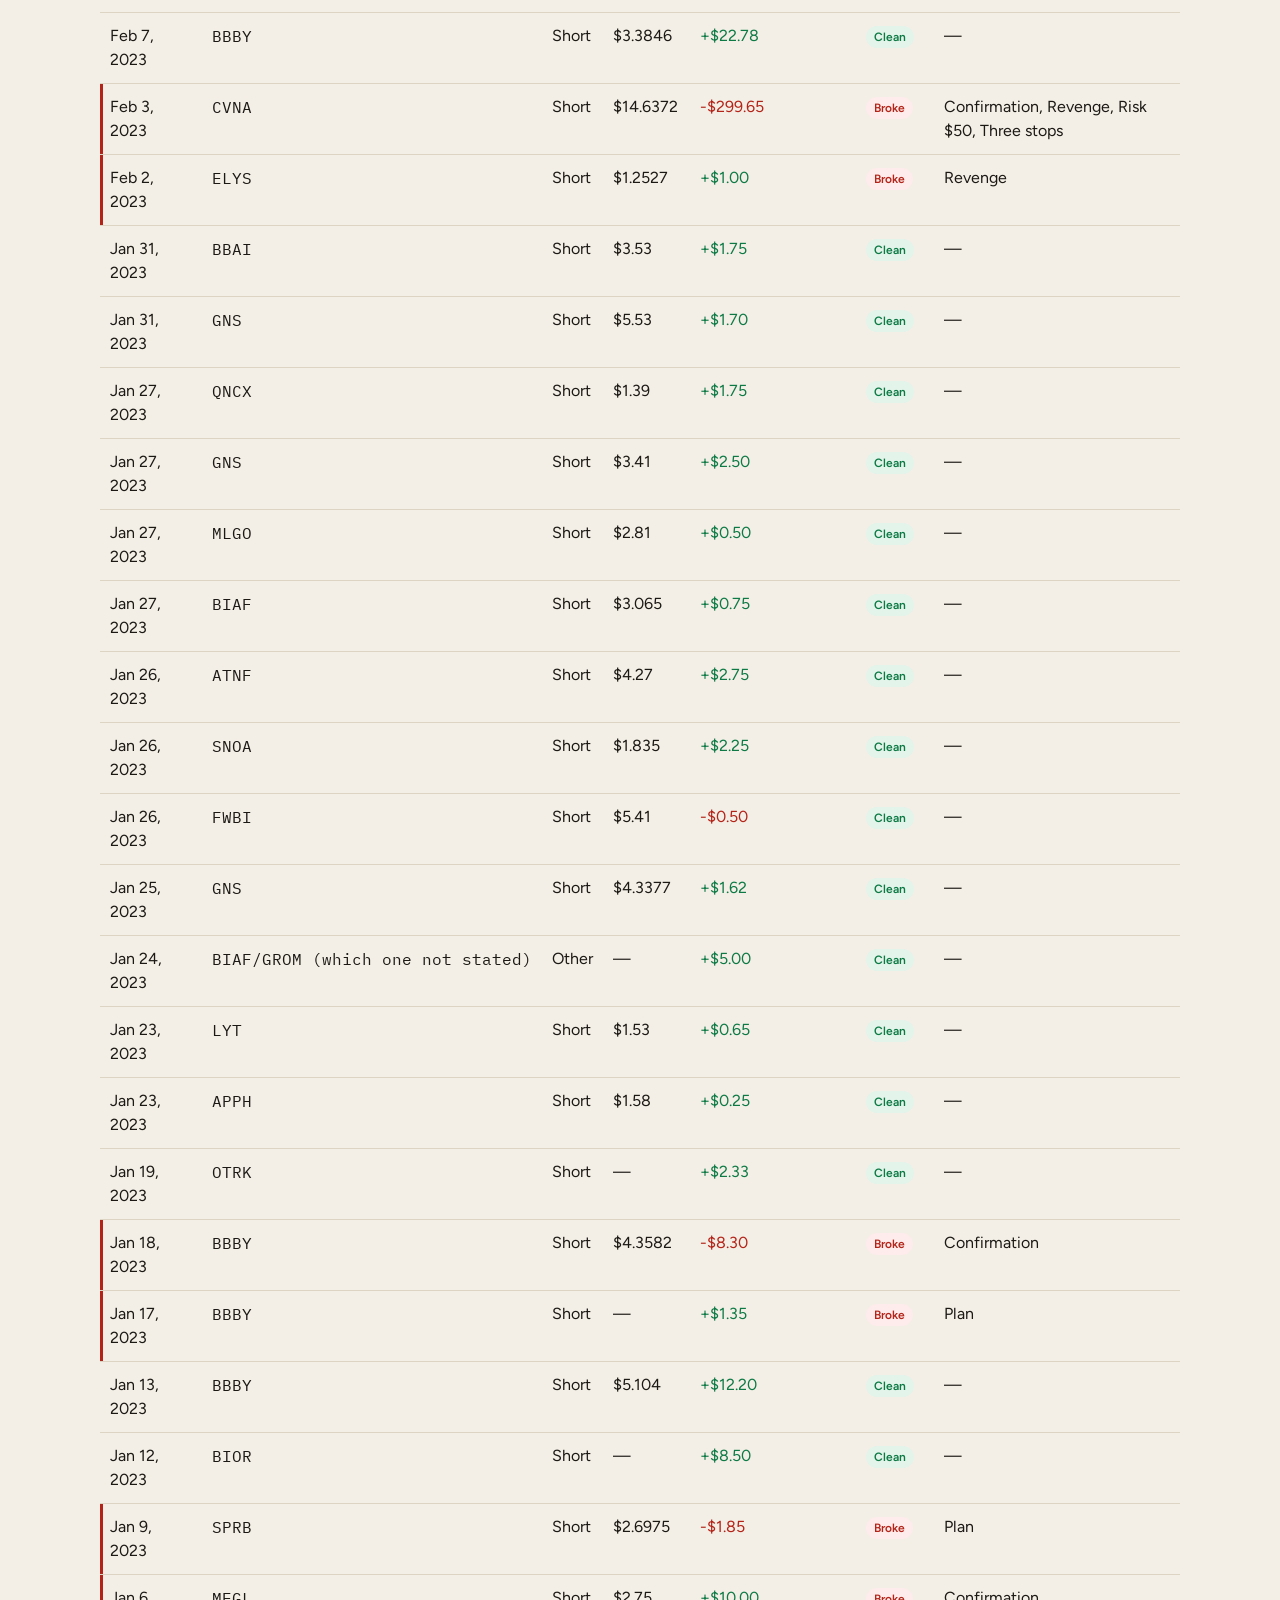
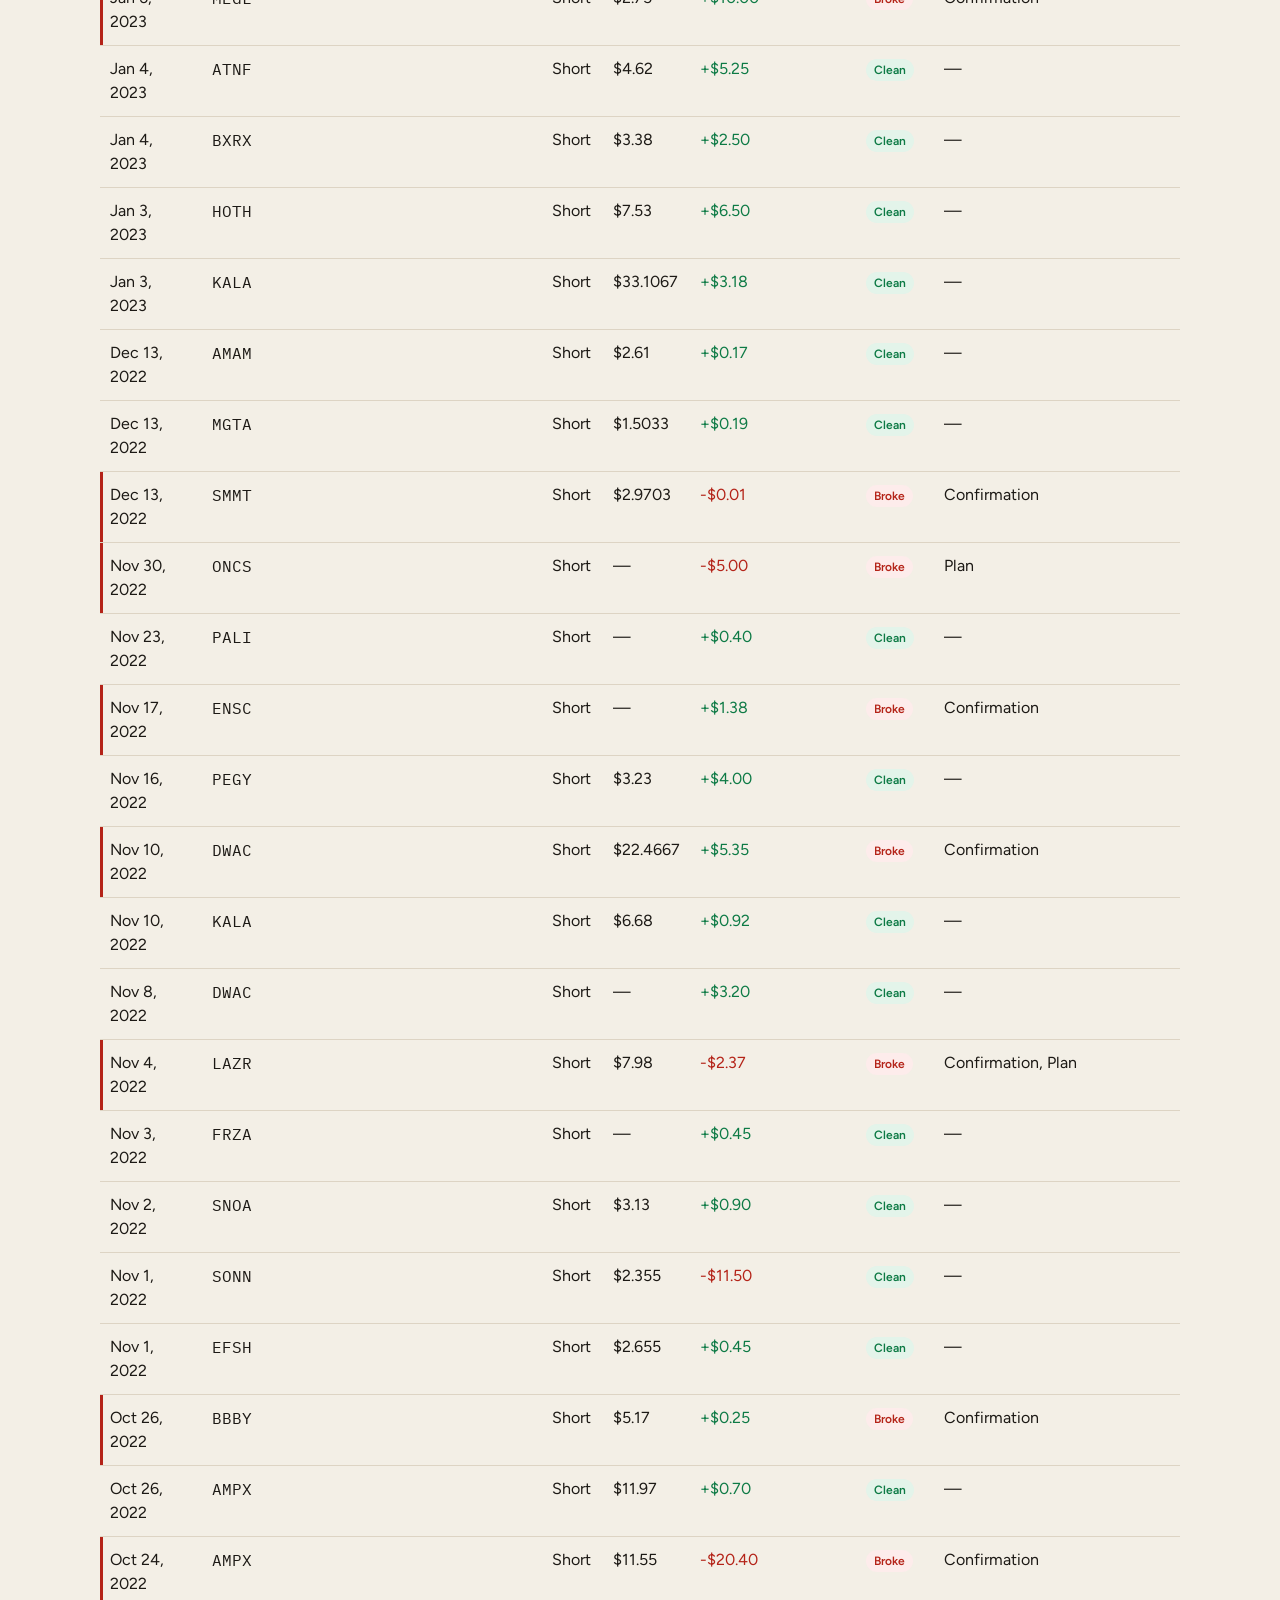
<file: trades.html>
<!DOCTYPE html>
<html lang="en">
<head>
  <meta charset="utf-8">
  <meta name="viewport" content="width=device-width, initial-scale=1">
  <meta name="robots" content="noindex, nofollow">
  <meta name="theme-color" content="#f3efe6" media="(prefers-color-scheme: light)">
  <meta name="theme-color" content="#101216" media="(prefers-color-scheme: dark)">
  <title>Trades · Trading desk</title>
  <link rel="icon" href="favicon.svg" type="image/svg+xml">
  <link rel="stylesheet" href="css/styles.css">
  <script>
    (function () {
      try {
        var t = localStorage.getItem("td-theme");
        if (t === "light" || t === "dark") document.documentElement.setAttribute("data-theme", t);
      } catch (e) {}
    })();
  </script>
</head>
<body data-page="trades">
  <a class="skip" href="#main">Skip to content</a>
  <header class="site-header">
    <div class="header-inner">
      <a class="brand" href="index.html">
        <span class="mark" aria-hidden="true">
          <svg viewBox="0 0 32 32" width="32" height="32">
            <rect width="32" height="32" rx="8" fill="currentColor"/>
            <path d="M7 21.5c3.2-.4 5.2-6.2 8.2-6.2 2.4 0 3.2 3.4 5.2 3.4 2.6 0 3.6-5.2 6.6-6.4" fill="none" stroke="#e7a06a" stroke-width="2.2" stroke-linecap="round"/>
          </svg>
        </span>
        <span class="brand-text">
          <span class="brand-name">Trading desk</span>
          <span class="brand-sub">Process over P&amp;L</span>
        </span>
      </a>
      <nav class="nav" aria-label="Primary">
        <a href="index.html">Dashboard</a>
        <a href="rules.html">Code</a>
        <a href="ideas.html">Ideas</a>
        <a href="trades.html" aria-current="page">Trades</a>
        <a href="lessons.html">Lessons</a>
      </nav>
      <button type="button" class="theme-btn" id="theme-btn">Theme</button>
    </div>
  </header>
  <div class="rangebar" id="rangebar">
    <div class="range-inner">
      <div class="presets" id="presets" role="group" aria-label="Date range"></div>
      <div class="dates">
        <label>From <input type="date" id="date-from"></label>
        <label>To <input type="date" id="date-to"></label>
      </div>
      <p class="range-readout" id="range-readout">Reading the trade log…</p>
    </div>
  </div>
  <main id="main" class="wrap">
    <p class="loading">Reading the trade log…</p>
  </main>
  <footer class="site-footer">
    <div class="wrap footer-inner">
      <p>Gross dollars, as written in the journal. Not a brokerage statement.</p>
    </div>
  </footer>
  <script type="module" src="js/trades.js"></script>
</body>
</html>
</file>
<file: css/styles.css>
/* Fraunces, Figtree, and IBM Plex Mono are vendored under the SIL Open Font License.
   See fonts/Fraunces-OFL.txt, fonts/Figtree-OFL.txt, fonts/IBMPlexMono-OFL.txt. */

@font-face {
  font-family: Fraunces;
  src: url("../fonts/fraunces-latin-600-normal.woff2") format("woff2");
  font-weight: 600;
  font-style: normal;
  font-display: swap;
}
@font-face {
  font-family: Fraunces;
  src: url("../fonts/fraunces-latin-500-italic.woff2") format("woff2");
  font-weight: 500;
  font-style: italic;
  font-display: swap;
}
@font-face {
  font-family: Figtree;
  src: url("../fonts/figtree-latin-400-normal.woff2") format("woff2");
  font-weight: 400;
  font-style: normal;
  font-display: swap;
}
@font-face {
  font-family: Figtree;
  src: url("../fonts/figtree-latin-500-normal.woff2") format("woff2");
  font-weight: 500;
  font-style: normal;
  font-display: swap;
}
@font-face {
  font-family: Figtree;
  src: url("../fonts/figtree-latin-600-normal.woff2") format("woff2");
  font-weight: 600;
  font-style: normal;
  font-display: swap;
}
@font-face {
  font-family: "IBM Plex Mono";
  src: url("../fonts/ibm-plex-mono-latin-400-normal.woff2") format("woff2");
  font-weight: 400;
  font-style: normal;
  font-display: swap;
}
@font-face {
  font-family: "IBM Plex Mono";
  src: url("../fonts/ibm-plex-mono-latin-500-normal.woff2") format("woff2");
  font-weight: 500;
  font-style: normal;
  font-display: swap;
}

:root {
  color-scheme: light;
  --bg: #f3efe6;
  --bg-elev: #fffdf8;
  --bg-sunken: #e7e1d4;
  --ink: #1c1915;
  --ink-soft: #5e584e;
  --line: #ddd4c4;
  --accent: #9c4221;
  --accent-soft: #f6e4d8;
  --good: #0d7a45;
  --good-soft: #e3f4ea;
  --bad: #b42318;
  --bad-soft: #fdeceb;
  --glow: rgba(156, 66, 33, 0.14);
  --shadow: 0 1px 0 rgba(70, 48, 20, 0.04), 0 10px 28px rgba(70, 48, 20, 0.05);
  --tip-bg: #1c1915;
  --tip-fg: #f6f1e8;
  --serif: Fraunces, "Iowan Old Style", Palatino, Georgia, serif;
  --sans: Figtree, "Avenir Next", "Segoe UI", sans-serif;
  --mono: "IBM Plex Mono", ui-monospace, "SFMono-Regular", Menlo, Consolas, monospace;
}

:root[data-theme="dark"] {
  color-scheme: dark;
  --bg: #101216;
  --bg-elev: #191c22;
  --bg-sunken: #0c0e12;
  --ink: #f4efe6;
  --ink-soft: #b7b0a4;
  --line: #2d323c;
  --accent: #e7a06a;
  --accent-soft: #3a2a22;
  --good: #3dce86;
  --good-soft: #123024;
  --bad: #ff8d84;
  --bad-soft: #3a1d1c;
  --glow: rgba(231, 160, 106, 0.1);
  --shadow: none;
  --tip-bg: #f4efe6;
  --tip-fg: #1c1915;
}

@media (prefers-color-scheme: dark) {
  :root:not([data-theme="light"]) {
    color-scheme: dark;
    --bg: #101216;
    --bg-elev: #191c22;
    --bg-sunken: #0c0e12;
    --ink: #f4efe6;
    --ink-soft: #b7b0a4;
    --line: #2d323c;
    --accent: #e7a06a;
    --accent-soft: #3a2a22;
    --good: #3dce86;
    --good-soft: #123024;
    --bad: #ff8d84;
    --bad-soft: #3a1d1c;
    --glow: rgba(231, 160, 106, 0.1);
    --shadow: none;
    --tip-bg: #f4efe6;
    --tip-fg: #1c1915;
  }
}

* { box-sizing: border-box; }
html { scroll-behavior: smooth; }
body {
  margin: 0;
  min-height: 100vh;
  font-family: var(--sans);
  font-size: 16px;
  color: var(--ink);
  background:
    radial-gradient(980px 420px at 0% -8%, var(--glow), transparent 60%),
    var(--bg);
  line-height: 1.5;
}
::selection { background: var(--accent-soft); color: var(--ink); }
:focus-visible { outline: 2px solid var(--accent); outline-offset: 2px; }
img, svg { max-width: 100%; }
button, input, select { font: inherit; color: inherit; }
a { color: inherit; }
code { font-family: var(--mono); font-size: 0.92em; }
.mt { margin-top: 22px; }
.mt-sm { margin-top: 14px; }

.sr-only {
  position: absolute;
  width: 1px;
  height: 1px;
  padding: 0;
  margin: -1px;
  overflow: hidden;
  clip: rect(0, 0, 0, 0);
  white-space: nowrap;
  border: 0;
}
.skip {
  position: absolute;
  left: 12px;
  top: -40px;
  background: var(--ink);
  color: var(--bg);
  padding: 8px 12px;
  border-radius: 8px;
  z-index: 40;
}
.skip:focus { top: 12px; }

.wrap { max-width: 1120px; margin: 0 auto; padding: 22px 20px 72px; }
.muted { color: var(--ink-soft); }
.pos { color: var(--good); }
.neg { color: var(--bad); }
.flat { color: var(--ink); }

.site-header {
  position: sticky;
  top: 0;
  z-index: 30;
  background: color-mix(in srgb, var(--bg) 88%, transparent);
  backdrop-filter: blur(16px);
  border-bottom: 1px solid var(--line);
}
.header-inner {
  max-width: 1120px;
  margin: 0 auto;
  padding: 12px 20px;
  display: flex;
  align-items: center;
  gap: 18px;
}
.brand {
  display: flex;
  align-items: center;
  gap: 10px;
  text-decoration: none;
  min-width: 0;
}
.brand-text { display: flex; flex-direction: column; line-height: 1.15; }
.brand-name { font-family: var(--serif); font-weight: 600; font-size: 1.15rem; letter-spacing: -0.02em; }
.brand-sub { color: var(--ink-soft); font-size: 0.78rem; }
.nav { display: flex; gap: 4px; margin-left: auto; }
.nav a {
  text-decoration: none;
  padding: 6px 10px;
  border-radius: 999px;
  color: var(--ink-soft);
  font-weight: 550;
  font-size: 0.95rem;
}
.nav a[aria-current="page"] { background: var(--ink); color: var(--bg); }
.theme-btn, .preset {
  border: 1px solid var(--line);
  background: var(--bg-elev);
  border-radius: 999px;
  padding: 6px 12px;
  cursor: pointer;
  font-size: 0.875rem;
  font-weight: 550;
}
.theme-btn:hover, .preset:hover { border-color: var(--ink-soft); }
.preset[aria-pressed="true"] { background: var(--ink); color: var(--bg); border-color: var(--ink); }

.rangebar { border-bottom: 1px solid var(--line); }
.range-inner {
  max-width: 1120px;
  margin: 0 auto;
  padding: 10px 20px 12px;
  display: flex;
  flex-wrap: wrap;
  align-items: center;
  gap: 10px 14px;
}
.presets { display: flex; gap: 6px; overflow-x: auto; max-width: 100%; scrollbar-width: none; }
.presets::-webkit-scrollbar { display: none; }
.dates { display: flex; gap: 8px; flex: 1 1 240px; }
.dates label { display: flex; flex-direction: column; gap: 3px; font-size: 0.72rem; letter-spacing: 0.06em; text-transform: uppercase; color: var(--ink-soft); flex: 1; }
.dates input {
  background: var(--bg-elev);
  border: 1px solid var(--line);
  border-radius: 8px;
  padding: 7px 8px;
  font-family: var(--mono);
  font-size: 0.85rem;
  width: 100%;
  min-width: 0;
}
.range-readout { flex: 1 0 100%; margin: 0; color: var(--ink-soft); font-size: 0.875rem; }
body[data-page="lessons"] .rangebar { display: none; }

.card {
  background: var(--bg-elev);
  border: 1px solid var(--line);
  border-radius: 16px;
  box-shadow: var(--shadow);
  padding: 18px 18px 16px;
}
.card-head { margin-bottom: 8px; }
.card-head h2, .section-head h2, .callout h2 {
  font-family: var(--serif);
  font-size: 1.35rem;
  font-weight: 600;
  letter-spacing: -0.02em;
  margin: 0;
  line-height: 1.15;
}
.card-head p, .section-head p { margin: 4px 0 0; color: var(--ink-soft); font-size: 0.92rem; }
.eyebrow {
  margin: 0 0 6px;
  color: var(--accent);
  font-size: 0.72rem;
  font-weight: 600;
  letter-spacing: 0.14em;
  text-transform: uppercase;
}
.fine { color: var(--ink-soft); font-size: 0.88rem; margin: 10px 2px 0; }

.dashboard { display: flex; flex-direction: column; gap: 14px; }
.hero { display: grid; grid-template-columns: 1.35fr 0.9fr; gap: 14px; }
.hero-card { box-shadow: inset 0 3px 0 var(--accent), var(--shadow); }
.hero-card h1 {
  font-family: var(--serif);
  font-weight: 600;
  font-size: clamp(1.7rem, 3vw, 2.35rem);
  letter-spacing: -0.03em;
  line-height: 1.05;
  margin: 0;
}
.hero-pct {
  font-family: var(--serif);
  font-weight: 600;
  font-size: clamp(4.6rem, 11vw, 7.1rem);
  letter-spacing: -0.05em;
  line-height: 0.88;
  margin: 10px 0 0;
  font-variant-numeric: tabular-nums;
}
.hero-of { margin: 8px 0 0; font-size: 1.05rem; }
.hero-sub { margin: 2px 0 12px; color: var(--ink-soft); }
.meter { height: 10px; border-radius: 999px; background: var(--bg-sunken); overflow: hidden; }
.meter span { display: block; height: 100%; background: var(--accent); border-radius: inherit; }
.meter-day { height: 6px; margin-top: 8px; }
.meter-day span { background: var(--ink); opacity: 0.8; }
.day-line { margin: 16px 0 0; }
.day-line strong { font-family: var(--mono); font-size: 1.15rem; font-weight: 500; }

.outcome-card { display: flex; flex-direction: column; justify-content: center; }
.outcome-value {
  font-family: var(--mono);
  font-weight: 500;
  font-size: clamp(2.1rem, 4vw, 3.05rem);
  letter-spacing: -0.04em;
  line-height: 1;
  margin: 6px 0 0;
  font-variant-numeric: tabular-nums;
}
.outcome-value-2 { font-size: clamp(1.55rem, 3vw, 2.25rem); margin-top: 22px; }
.outcome-label { margin: 6px 0 0; font-weight: 600; }
.outcome-note { margin: 2px 0 0; color: var(--ink-soft); font-size: 0.88rem; }

.kpis { display: grid; grid-template-columns: repeat(4, 1fr); gap: 14px; }
.kpi h2 {
  margin: 0;
  font-size: 0.75rem;
  font-weight: 600;
  letter-spacing: 0.08em;
  text-transform: uppercase;
  color: var(--ink-soft);
}
.kpi-value {
  font-family: var(--mono);
  font-size: clamp(1.45rem, 2vw, 1.8rem);
  font-weight: 500;
  margin: 8px 0 0;
  letter-spacing: -0.03em;
  font-variant-numeric: tabular-nums;
}
.kpi-note { margin: 4px 0 0; color: var(--ink-soft); font-size: 0.82rem; }

.section-head { padding: 8px 2px 0; }
.insight { display: grid; grid-template-columns: 1fr 1fr; gap: 14px; }
.side.clean { box-shadow: inset 4px 0 0 var(--good), var(--shadow); }
.side.broke { box-shadow: inset 4px 0 0 var(--bad), var(--shadow); }
.side h3 { margin: 0; font-size: 0.95rem; letter-spacing: 0.04em; text-transform: uppercase; color: var(--ink-soft); }
.side-pnl {
  font-family: var(--mono);
  font-size: clamp(1.8rem, 3vw, 2.45rem);
  font-weight: 500;
  letter-spacing: -0.04em;
  margin: 8px 0 0;
  font-variant-numeric: tabular-nums;
}
.side-meta { margin: 4px 0 10px; color: var(--ink-soft); }
.side-dl { display: grid; grid-template-columns: 1fr auto; gap: 4px 12px; margin: 0; }
.side-dl dt { color: var(--ink-soft); }
.side-dl dd { margin: 0; font-family: var(--mono); text-align: right; }

.chart-grid { display: grid; grid-template-columns: 1fr 1fr; gap: 14px; }
.span-2 { grid-column: 1 / -1; }
.chart-canvas { position: relative; min-height: 48px; }
.chart-empty { color: var(--ink-soft); margin: 12px 0; }
.tip {
  position: absolute;
  z-index: 2;
  pointer-events: none;
  background: var(--tip-bg);
  color: var(--tip-fg);
  font-family: var(--mono);
  font-size: 12px;
  line-height: 1.35;
  padding: 6px 8px;
  border-radius: 7px;
  max-width: min(280px, 80vw);
  white-space: normal;
}
.tip[hidden] { display: none; }

.breach-list { display: flex; flex-direction: column; }
.breach {
  display: grid;
  grid-template-columns: 1fr auto auto;
  gap: 12px;
  align-items: baseline;
  padding: 10px 2px;
  border-top: 1px solid var(--line);
  text-decoration: none;
}
.breach:hover .breach-name { text-decoration: underline; }
.breach-name { font-weight: 600; }
.breach-count { color: var(--ink-soft); font-size: 0.88rem; }
.breach-pnl { font-family: var(--mono); font-variant-numeric: tabular-nums; }

.callout {
  border: 1px solid var(--line);
  border-left: 4px solid var(--accent);
  border-radius: 14px;
  padding: 16px 18px;
  background: color-mix(in srgb, var(--accent-soft) 65%, var(--bg-elev));
}
.callout p { margin: 8px 0 0; }

.bookbar { display: flex; gap: 6px; flex-wrap: wrap; }
.stack { display: flex; flex-direction: column; gap: 14px; }
.banner {
  margin: 0 0 12px;
  padding: 10px 12px;
  border-radius: 10px;
  background: var(--accent-soft);
  font-weight: 600;
}
.cost-kpis { margin-top: 4px; }
.quality { display: grid; grid-template-columns: repeat(3, 1fr); gap: 14px; }
.quality-card { display: block; text-decoration: none; }
.quality-card:hover { border-color: var(--accent); }
.quality-letter {
  margin: 0;
  font-family: var(--serif);
  font-size: 2.6rem;
  line-height: 0.9;
  color: var(--accent);
}
.quality-card h3 { margin: 8px 0 0; font-size: 1.02rem; font-weight: 600; }
.quality-pnl {
  margin: 10px 0 0;
  font-family: var(--mono);
  font-size: 1.35rem;
}
.page-head { margin-bottom: 18px; }
.page-title {
  font-family: var(--serif);
  font-weight: 600;
  font-size: clamp(2.2rem, 5vw, 3.5rem);
  letter-spacing: -0.035em;
  line-height: 1.02;
  margin: 0;
}
.lede { max-width: 64ch; color: var(--ink-soft); font-size: 1.05rem; margin: 8px 0 0; }

.rules { margin-top: 8px; }
.rule {
  display: grid;
  grid-template-columns: 52px 1fr;
  gap: 8px 12px;
  padding: 22px 0;
  border-top: 1px solid var(--line);
}
.rule-n {
  font-family: var(--mono);
  color: var(--accent);
  font-size: 0.95rem;
  padding-top: 0.45rem;
}
.rule blockquote {
  margin: 0;
  font-family: var(--serif);
  font-style: italic;
  font-weight: 500;
  font-size: clamp(1.4rem, 2.6vw, 1.95rem);
  line-height: 1.22;
  letter-spacing: -0.02em;
}
.rule-meta { margin: 8px 0 0; color: var(--ink-soft); }
.missed-count { margin: 12px 0; }
.missed {
  border: 1px solid var(--line);
  border-radius: 12px;
  padding: 12px 14px;
  margin: 10px 0;
  background: var(--bg);
}
.missed header { display: flex; flex-wrap: wrap; gap: 8px 12px; align-items: baseline; margin-bottom: 8px; }
.missed header strong { font-family: var(--mono); }
.missed header span, .missed time { color: var(--ink-soft); }
.missed dl, .detail-body dl { display: grid; grid-template-columns: 140px 1fr; gap: 4px 12px; margin: 0; }
.missed dt, .detail-body dt { color: var(--ink-soft); }
.missed dd, .detail-body dd { margin: 0; }

.table-scroll, .table-wrap { overflow-x: auto; }
.violations, .trades { width: 100%; border-collapse: collapse; }
.violations th, .violations td, .trades th, .trades td {
  text-align: left;
  padding: 11px 10px;
  border-top: 1px solid var(--line);
  vertical-align: top;
}
.violations th { font-weight: 550; }
.rule-title { display: block; }
.rule-detail { display: block; margin-top: 4px; color: var(--ink-soft); font-weight: 400; font-size: 0.85rem; }
td.num, .ticker { font-family: var(--mono); font-variant-numeric: tabular-nums; white-space: nowrap; }
.violations a { color: var(--accent); }

.filters {
  display: grid;
  grid-template-columns: repeat(auto-fit, minmax(150px, 1fr));
  gap: 10px;
  align-items: end;
  margin-bottom: 8px;
}
.filters label { display: flex; flex-direction: column; gap: 4px; font-size: 0.75rem; letter-spacing: 0.06em; text-transform: uppercase; color: var(--ink-soft); }
.filters input, .filters select {
  background: var(--bg-elev);
  border: 1px solid var(--line);
  border-radius: 8px;
  padding: 8px 10px;
  text-transform: none;
  letter-spacing: 0;
  font-size: 0.95rem;
  width: 100%;
}
.filters .check {
  flex-direction: row;
  align-items: center;
  gap: 8px;
  text-transform: none;
  letter-spacing: 0;
  font-size: 0.95rem;
  color: var(--ink);
  padding-bottom: 8px;
}
.trade-count { color: var(--ink-soft); margin: 4px 0 10px; }
.sort {
  background: none;
  border: 0;
  padding: 0;
  font-weight: 600;
  cursor: pointer;
  color: var(--ink-soft);
  letter-spacing: 0.04em;
  text-transform: uppercase;
  font-size: 0.75rem;
}
.trades tbody tr { cursor: pointer; }
.trades tbody tr:hover { background: color-mix(in srgb, var(--accent-soft) 45%, transparent); }
.trades tr.is-broke td:first-child { box-shadow: inset 3px 0 0 var(--bad); }
.trades tr.is-clean td:first-child { box-shadow: inset 3px 0 0 transparent; }
.trades tr.detail { cursor: default; }
.trades tr.detail:hover { background: transparent; }
.detail-body { padding: 4px 8px 12px; }
.notes { white-space: pre-wrap; margin: 12px 0 0; }
.checklist-note { margin: 10px 0 0; color: var(--ink-soft); }
.empty-cell { color: var(--ink-soft); cursor: default; }
.pill {
  display: inline-flex;
  align-items: center;
  border-radius: 999px;
  padding: 2px 8px;
  font-size: 0.75rem;
  font-weight: 650;
  margin-right: 4px;
}
.pill.ok { background: var(--good-soft); color: var(--good); }
.pill.bad { background: var(--bad-soft); color: var(--bad); }
.pill.paper { background: var(--bg-sunken); color: var(--ink-soft); }

.going { margin: 8px 0 0; padding-left: 1.2rem; }
.going li { margin: 0.4rem 0; }
.violations .pill { margin-left: 8px; vertical-align: middle; }
.prose { max-width: 70ch; }
.prose h1 {
  font-family: var(--serif);
  font-weight: 600;
  font-size: clamp(2.1rem, 4vw, 3.1rem);
  letter-spacing: -0.03em;
  line-height: 1.05;
  margin: 0 0 12px;
}
.prose h2 {
  font-family: var(--serif);
  font-weight: 600;
  font-size: 1.7rem;
  letter-spacing: -0.02em;
  margin: 2rem 0 0.6rem;
}
.prose h3 { font-size: 1.15rem; margin: 1.4rem 0 0.4rem; }
.prose p { margin: 0.7rem 0; }
.prose ul { padding-left: 1.2rem; }
.prose li { margin: 0.45rem 0; }
.prose li::marker { color: var(--accent); }

.site-footer { border-top: 1px solid var(--line); }
.footer-inner { padding-top: 18px; padding-bottom: 28px; }
.site-footer p { margin: 0; color: var(--ink-soft); font-size: 0.85rem; }
.loading { color: var(--ink-soft); }
.empty h1 { font-family: var(--serif); margin: 0 0 8px; }

@media (max-width: 900px) {
  .hero, .kpis, .insight, .chart-grid, .quality { grid-template-columns: 1fr; }
  .span-2 { grid-column: auto; }
  .filters { grid-template-columns: 1fr 1fr; }
}
@media (max-width: 720px) {
  .header-inner { flex-wrap: wrap; padding: 10px 16px; }
  .nav { order: 3; margin-left: 0; width: 100%; overflow-x: auto; }
  .wrap { padding: 16px 14px 56px; }
  .range-inner { padding: 10px 14px 12px; }
  .filters { grid-template-columns: 1fr; }
  .missed dl, .detail-body dl { grid-template-columns: 1fr; }
  .breach { grid-template-columns: 1fr auto; }
  .breach-count { grid-column: 1; }
  .rule { grid-template-columns: 36px 1fr; }
  .table-wrap { overflow: visible; }
  .trades { min-width: 0; }
  .trades thead { display: none; }
  .trades, .trades tbody, .trades tr, .trades td { display: block; }
  .trades tr {
    border: 1px solid var(--line);
    border-radius: 14px;
    margin: 0 0 10px;
    padding: 6px 12px;
    background: var(--bg-elev);
  }
  .trades tr.is-open { border-radius: 14px 14px 0 0; margin-bottom: 0; }
  .trades tr.detail {
    margin-top: 0;
    border-top: none;
    border-radius: 0 0 14px 14px;
    margin-bottom: 10px;
  }
  .trades td {
    display: grid;
    grid-template-columns: 88px 1fr;
    gap: 8px;
    padding: 5px 0;
    border: none;
  }
  .trades td::before {
    content: attr(data-label);
    color: var(--ink-soft);
    font-size: 0.75rem;
    padding-top: 2px;
  }
  .trades td[data-label=""] { display: block; }
  .trades td[data-label=""]::before { content: none; }
  .trades tr.is-broke td:first-child, .trades tr.is-clean td:first-child { box-shadow: none; }
  .trades tr.empty-row { background: transparent; border: none; padding: 0; }
}

@media (prefers-reduced-motion: reduce) {
  html { scroll-behavior: auto; }
  * { transition: none !important; animation: none !important; }
}
</file>
